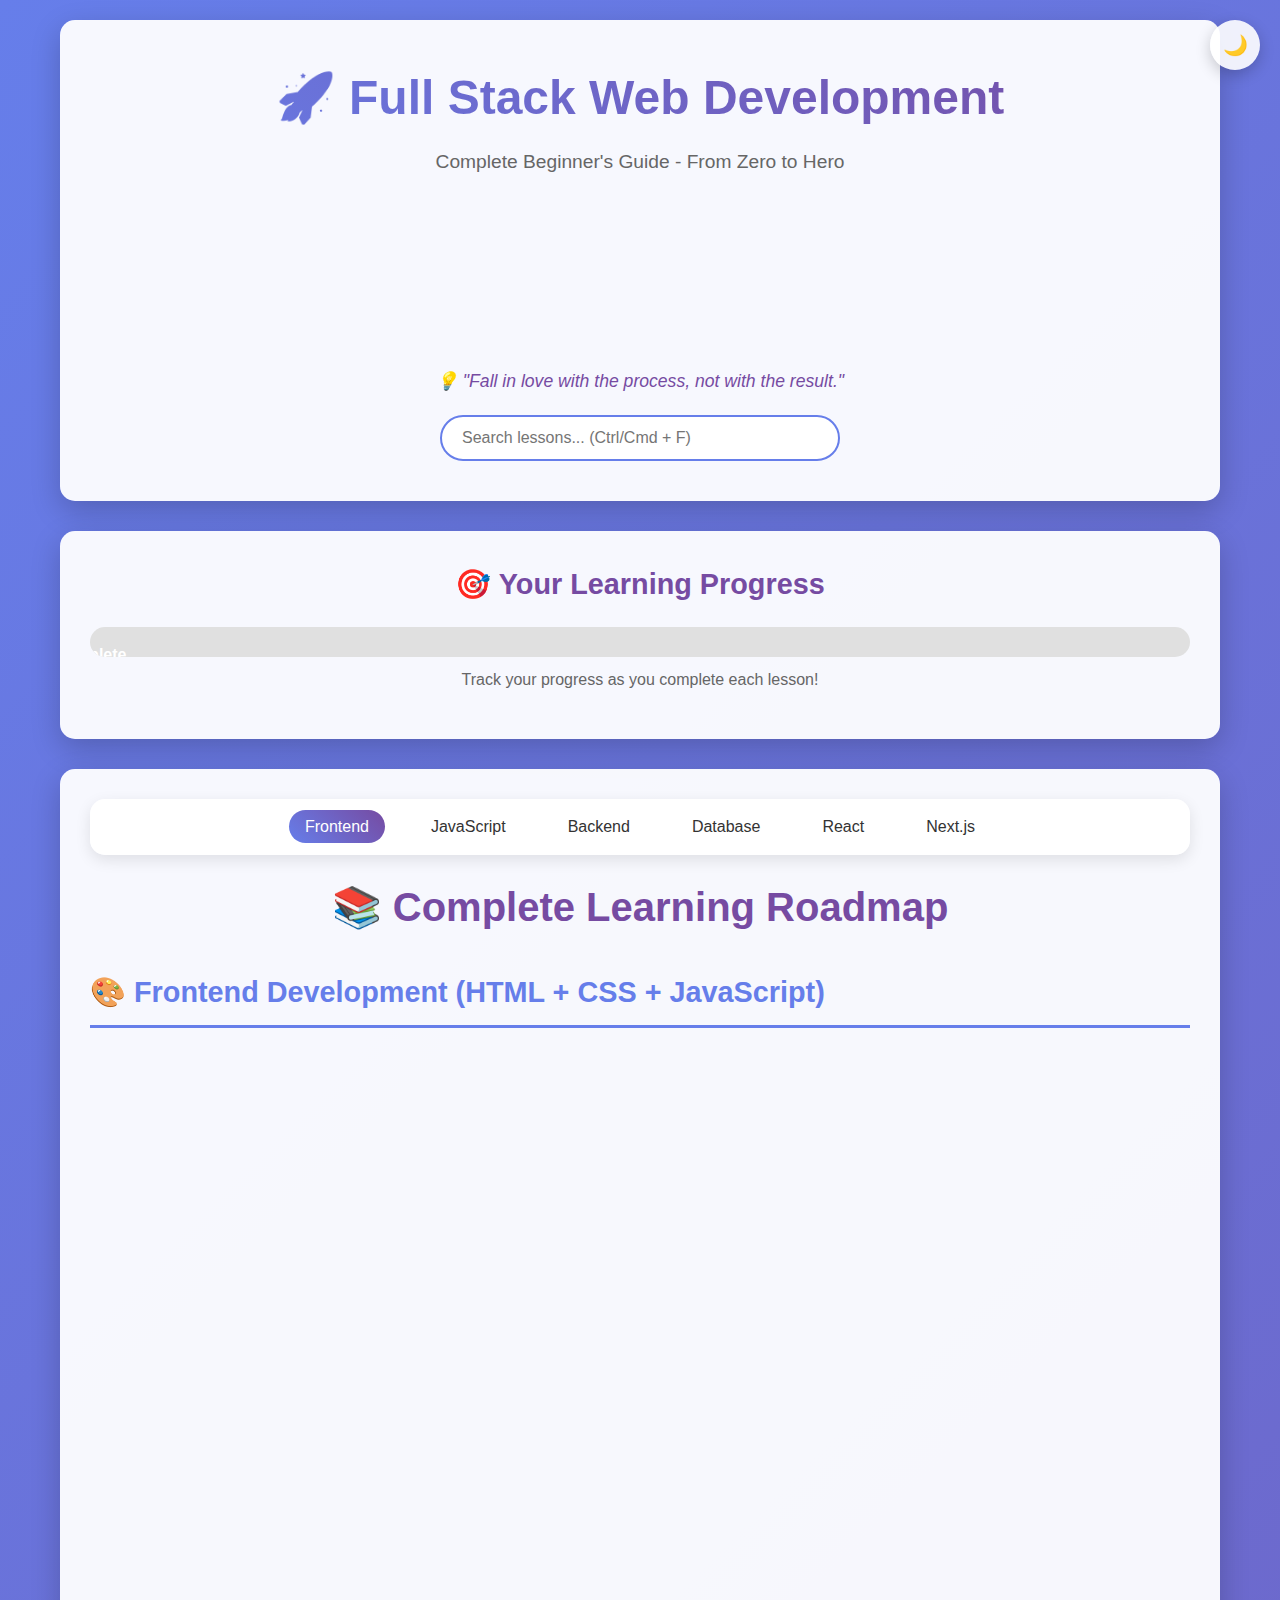
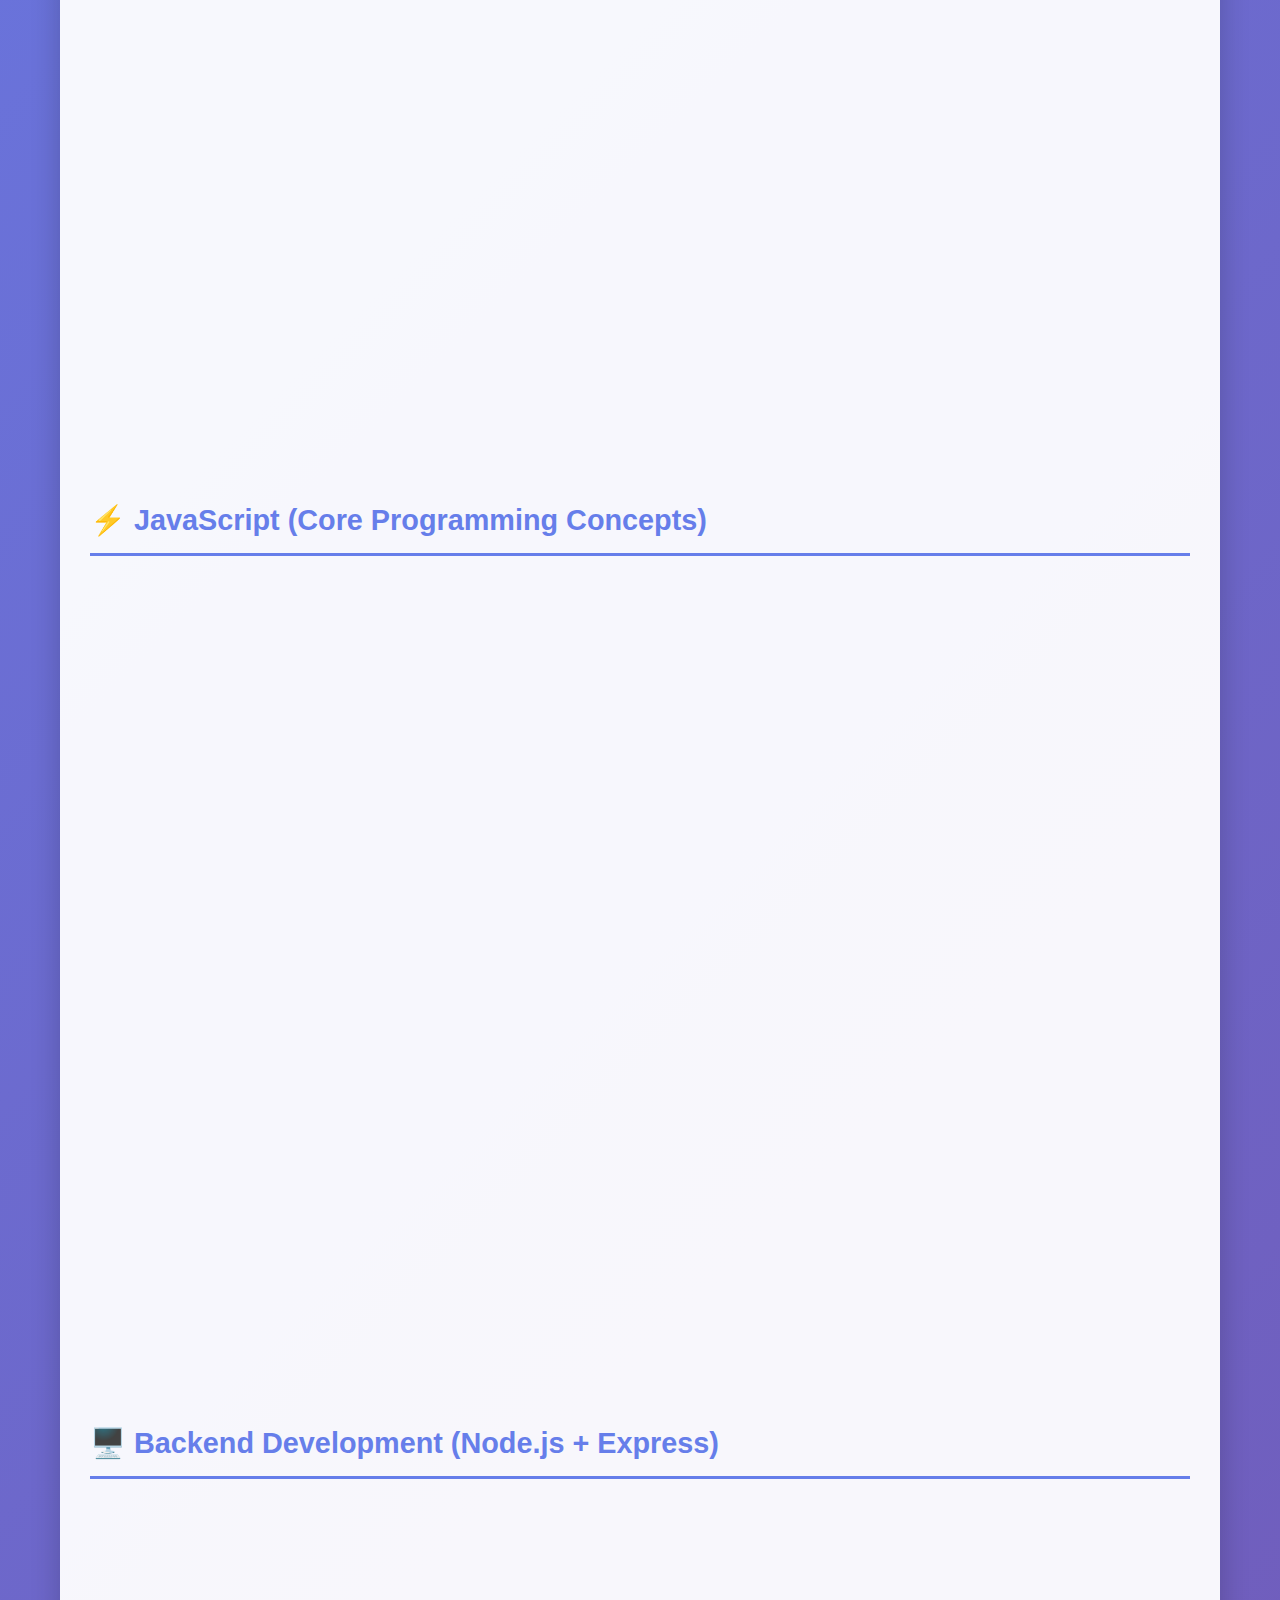
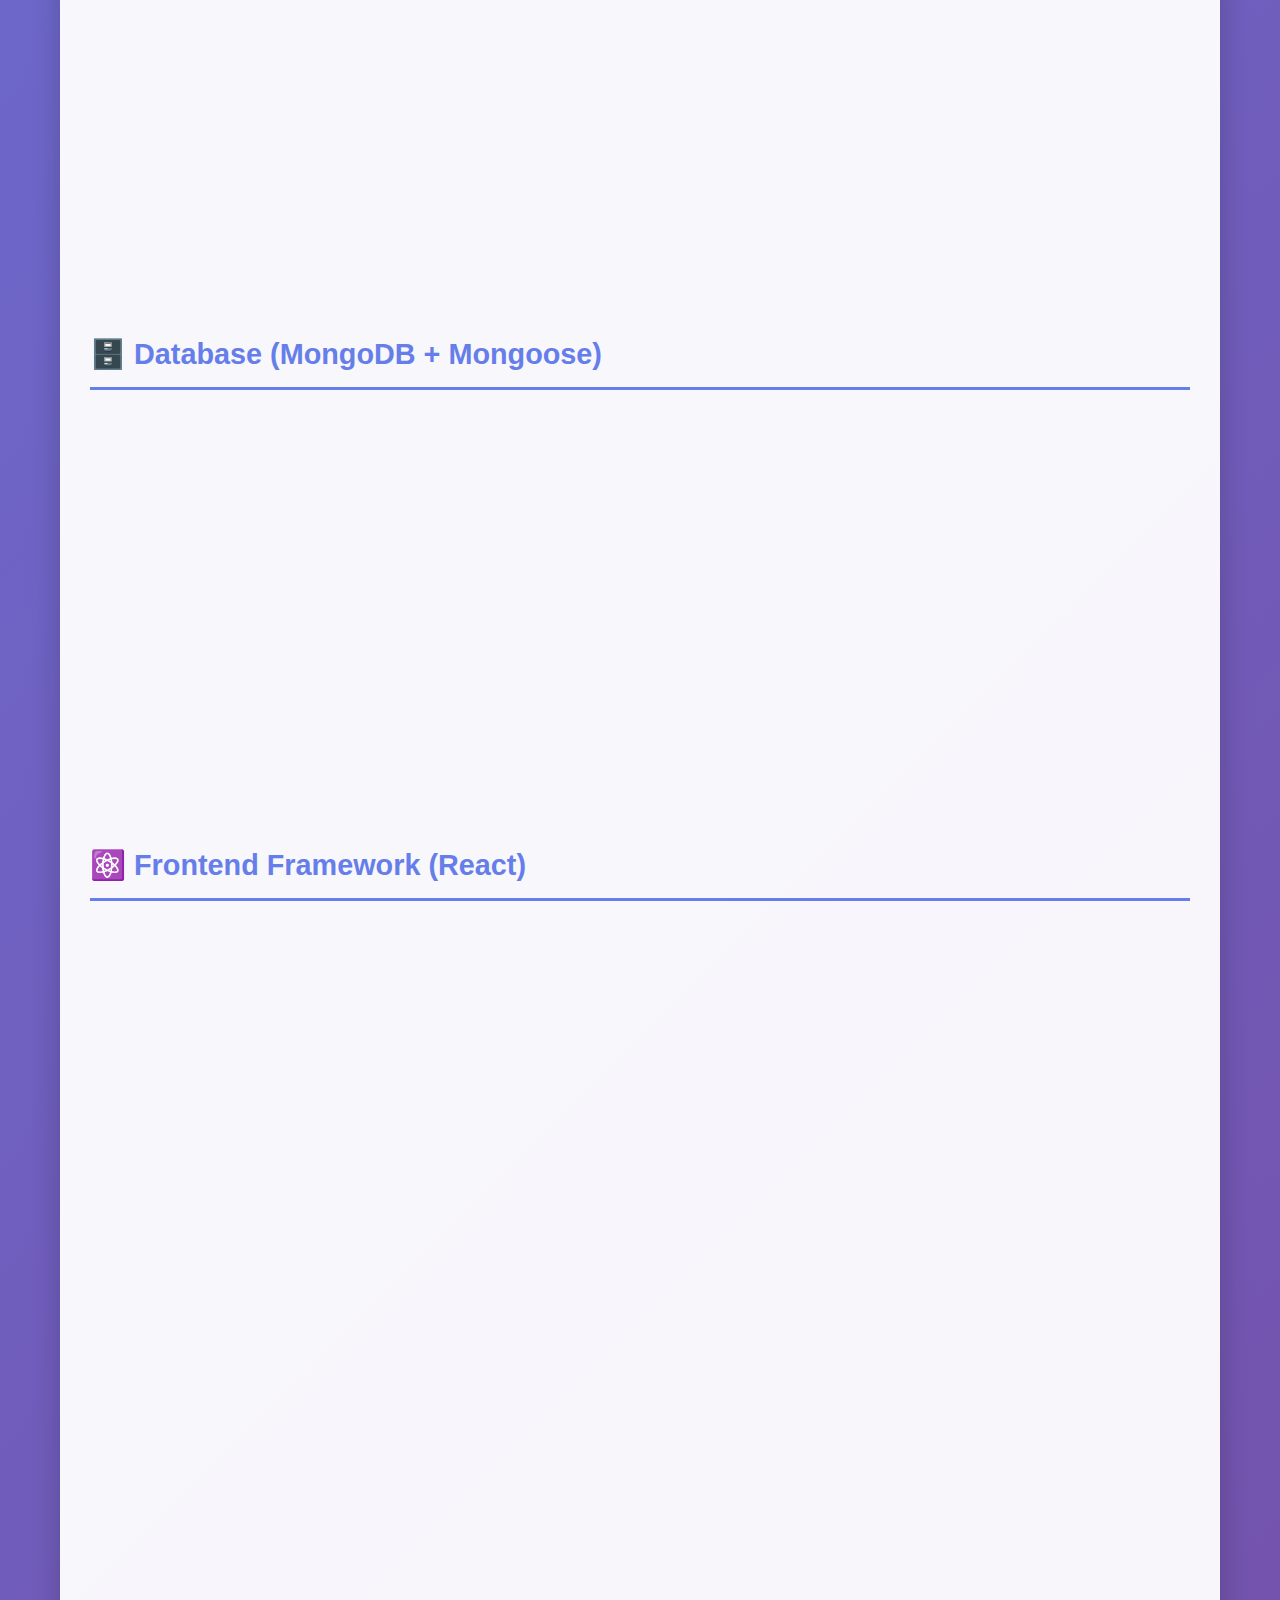
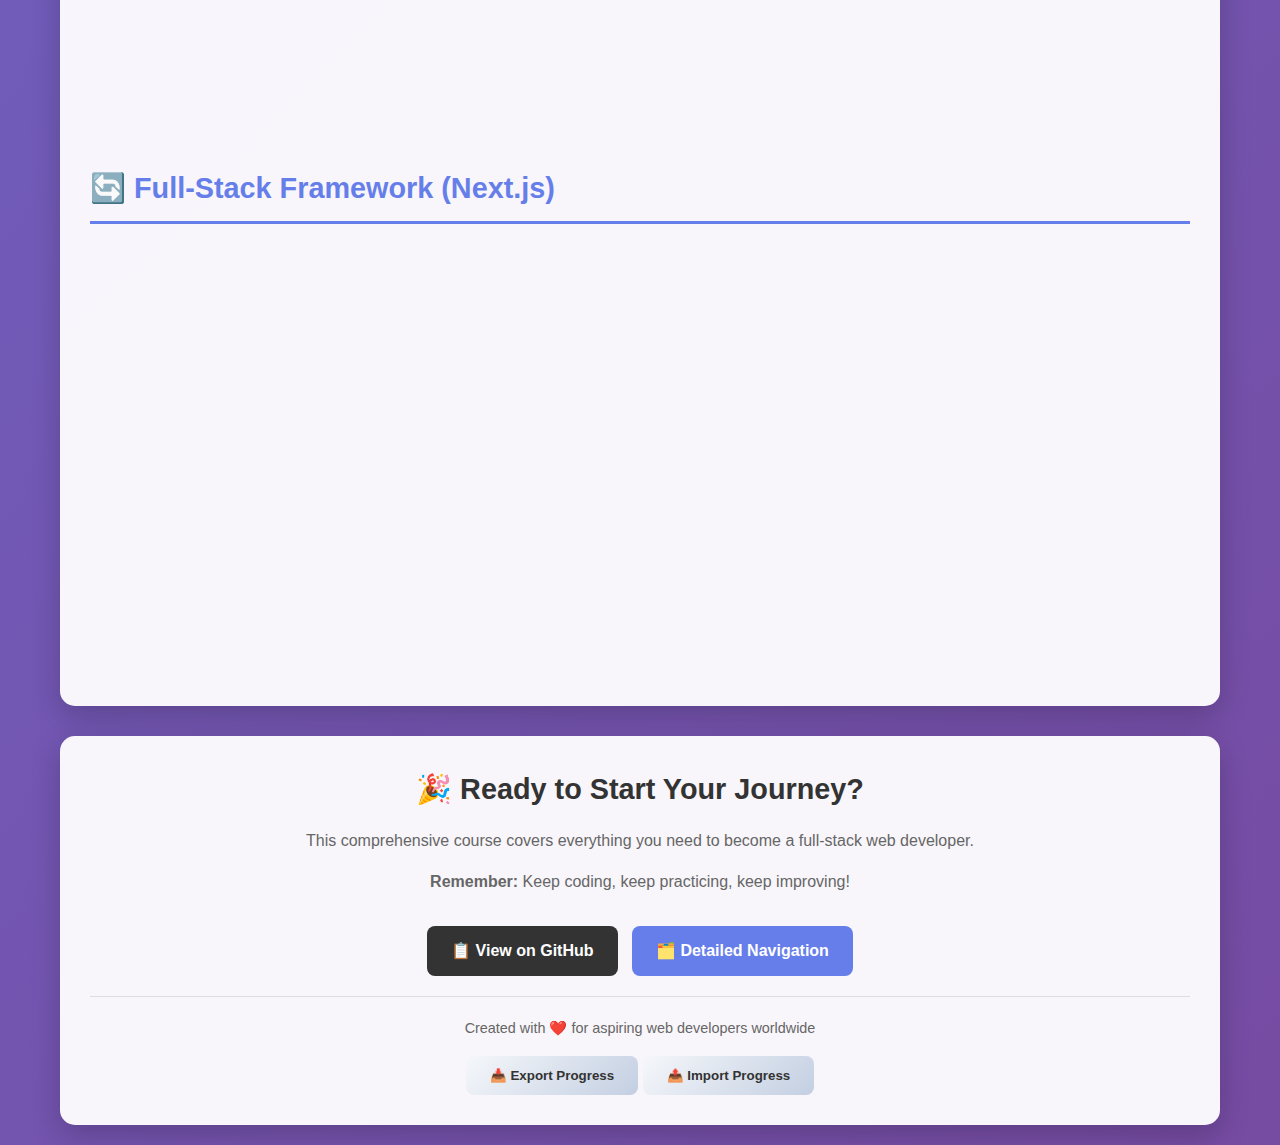
<file: index.html>
<!DOCTYPE html>
<html lang="en">
  <head>
    <meta charset="UTF-8" />
    <meta name="viewport" content="width=device-width, initial-scale=1.0" />
    <title>Full Stack Web Development - Complete Beginner's Guide</title>
    <link rel="stylesheet" href="styles.css" />
    <style>
      * {
        margin: 0;
        padding: 0;
        box-sizing: border-box;
      }

      body {
        font-family: "Segoe UI", Tahoma, Geneva, Verdana, sans-serif;
        line-height: 1.6;
        color: #333;
        background: linear-gradient(135deg, #667eea 0%, #764ba2 100%);
        min-height: 100vh;
      }

      .container {
        max-width: 1200px;
        margin: 0 auto;
        padding: 20px;
      }

      .header {
        text-align: center;
        background: rgba(255, 255, 255, 0.95);
        margin-bottom: 30px;
        padding: 40px 20px;
        border-radius: 15px;
        box-shadow: 0 10px 30px rgba(0, 0, 0, 0.2);
      }

      .header h1 {
        font-size: 3rem;
        margin-bottom: 10px;
        background: linear-gradient(45deg, #667eea, #764ba2);
        -webkit-background-clip: text;
        -webkit-text-fill-color: transparent;
        background-clip: text;
      }

      .header p {
        font-size: 1.2rem;
        color: #666;
        margin-bottom: 20px;
      }

      .quote {
        font-style: italic;
        color: #764ba2;
        font-size: 1.1rem;
        margin-top: 15px;
      }

      .roadmap {
        background: rgba(255, 255, 255, 0.95);
        border-radius: 15px;
        padding: 30px;
        margin-bottom: 30px;
        box-shadow: 0 10px 30px rgba(0, 0, 0, 0.2);
      }

      .roadmap h2 {
        text-align: center;
        margin-bottom: 30px;
        color: #764ba2;
        font-size: 2.5rem;
      }

      .section {
        margin-bottom: 40px;
      }

      .section h3 {
        color: #667eea;
        margin-bottom: 20px;
        font-size: 1.8rem;
        border-bottom: 3px solid #667eea;
        padding-bottom: 10px;
      }

      .lessons-grid {
        display: grid;
        grid-template-columns: repeat(auto-fit, minmax(300px, 1fr));
        gap: 20px;
        margin-bottom: 30px;
      }

      .lesson-card {
        background: linear-gradient(135deg, #f5f7fa 0%, #c3cfe2 100%);
        border-radius: 10px;
        padding: 20px;
        transition: transform 0.3s ease, box-shadow 0.3s ease;
        border-left: 5px solid #667eea;
      }

      .lesson-card:hover {
        transform: translateY(-5px);
        box-shadow: 0 15px 35px rgba(0, 0, 0, 0.15);
      }

      .lesson-card h4 {
        color: #764ba2;
        margin-bottom: 10px;
        font-size: 1.2rem;
      }

      .lesson-card p {
        color: #666;
        margin-bottom: 15px;
        font-size: 0.95rem;
      }

      .lesson-link {
        display: inline-block;
        background: linear-gradient(45deg, #667eea, #764ba2);
        color: white;
        text-decoration: none;
        padding: 8px 16px;
        border-radius: 5px;
        font-weight: bold;
        transition: transform 0.2s ease;
      }

      .lesson-link:hover {
        transform: scale(1.05);
      }

      .stats {
        display: grid;
        grid-template-columns: repeat(auto-fit, minmax(200px, 1fr));
        gap: 20px;
        margin-bottom: 30px;
      }

      .stat-card {
        background: rgba(255, 255, 255, 0.9);
        padding: 25px;
        border-radius: 10px;
        text-align: center;
        box-shadow: 0 5px 15px rgba(0, 0, 0, 0.1);
      }

      .stat-number {
        font-size: 2.5rem;
        font-weight: bold;
        color: #667eea;
      }

      .stat-label {
        color: #666;
        font-weight: 500;
      }

      .progress-tracker {
        background: rgba(255, 255, 255, 0.95);
        border-radius: 15px;
        padding: 30px;
        margin-bottom: 30px;
        box-shadow: 0 10px 30px rgba(0, 0, 0, 0.2);
      }

      .progress-tracker h3 {
        text-align: center;
        color: #764ba2;
        margin-bottom: 20px;
      }

      .progress-bar {
        background: #e0e0e0;
        border-radius: 25px;
        height: 30px;
        margin-bottom: 10px;
        overflow: hidden;
      }

      .progress-fill {
        background: linear-gradient(45deg, #667eea, #764ba2);
        height: 100%;
        width: 0%;
        border-radius: 25px;
        transition: width 0.3s ease;
        display: flex;
        align-items: center;
        justify-content: center;
        color: white;
        font-weight: bold;
      }

      .footer {
        background: rgba(255, 255, 255, 0.95);
        text-align: center;
        padding: 30px;
        border-radius: 15px;
        box-shadow: 0 10px 30px rgba(0, 0, 0, 0.2);
      }

      .github-link {
        display: inline-block;
        background: #333;
        color: white;
        text-decoration: none;
        padding: 12px 24px;
        border-radius: 8px;
        margin-top: 15px;
        font-weight: bold;
        transition: background 0.3s ease;
      }

      .github-link:hover {
        background: #555;
      }

      @media (max-width: 768px) {
        .header h1 {
          font-size: 2rem;
        }

        .header p {
          font-size: 1rem;
        }

        .lessons-grid {
          grid-template-columns: 1fr;
        }

        .container {
          padding: 10px;
        }
      }
    </style>
  </head>
  <body>
    <div class="container">
      <!-- Header -->
      <div class="header">
        <h1>🚀 Full Stack Web Development</h1>
        <p>Complete Beginner's Guide - From Zero to Hero</p>
        <div class="stats">
          <div class="stat-card">
            <div class="stat-number">49</div>
            <div class="stat-label">Comprehensive Lessons</div>
          </div>
          <div class="stat-card">
            <div class="stat-number">7</div>
            <div class="stat-label">Major Technologies</div>
          </div>
          <div class="stat-card">
            <div class="stat-number">100%</div>
            <div class="stat-label">Hands-on Practice</div>
          </div>
        </div>
        <div class="quote">
          💡 "Fall in love with the process, not with the result."
        </div>
      </div>

      <!-- Progress Tracker -->
      <div class="progress-tracker">
        <h3>🎯 Your Learning Progress</h3>
        <div class="progress-bar">
          <div class="progress-fill" id="progressFill">0% Complete</div>
        </div>
        <p style="text-align: center; margin-top: 10px; color: #666">
          Track your progress as you complete each lesson!
        </p>
      </div>

      <!-- Course Content -->
      <div class="roadmap">
        <h2>📚 Complete Learning Roadmap</h2>

        <!-- Frontend Section -->
        <div class="section">
          <h3>🎨 Frontend Development (HTML + CSS + JavaScript)</h3>
          <div class="lessons-grid">
            <div class="lesson-card">
              <h4>0.001 - Introduction</h4>
              <p>
                Web development basics, websites vs webpages, frontend vs
                backend concepts
              </p>
              <a href="0.001 introducion/README.md" class="lesson-link"
                >Start Learning →</a
              >
            </div>

            <div class="lesson-card">
              <h4>0.002 - HTML Structure</h4>
              <p>
                HTML boilerplate, document structure, head and body elements
              </p>
              <a href="0.002 HTML structre/index.html" class="lesson-link"
                >View Demo →</a
              >
            </div>

            <div class="lesson-card">
              <h4>0.003 - HTML Tags</h4>
              <p>
                Essential HTML tags: headings, paragraphs, links, images, lists,
                tables, forms
              </p>
              <a href="0.003 HTML tags/index.html" class="lesson-link"
                >View Demo →</a
              >
            </div>

            <div class="lesson-card">
              <h4>0.004 - Classes & IDs</h4>
              <p>
                Understanding the difference and usage of classes and IDs in
                HTML
              </p>
              <a href="0.004 HTML class and id/index.html" class="lesson-link"
                >View Demo →</a
              >
            </div>

            <div class="lesson-card">
              <h4>0.005 - CSS Basics</h4>
              <p>
                Introduction to CSS, linking stylesheets, inline, internal, and
                external styles
              </p>
              <a href="0.005 CSS basic/index.html" class="lesson-link"
                >View Demo →</a
              >
            </div>

            <div class="lesson-card">
              <h4>0.006 - CSS Selectors</h4>
              <p>
                Element, class, ID selectors and applying styles to different
                elements
              </p>
              <a
                href="0.006 selector and styling in css/index.html"
                class="lesson-link"
                >View Demo →</a
              >
            </div>

            <div class="lesson-card">
              <h4>0.007 - CSS Units</h4>
              <p>
                Absolute (px) and relative (em, %, rem, vh, vw) units in CSS
              </p>
              <a href="0.007 units in css/index.html" class="lesson-link"
                >View Demo →</a
              >
            </div>

            <div class="lesson-card">
              <h4>0.008 - Box Model</h4>
              <p>
                Understanding margin, border, padding, and content in CSS box
                model
              </p>
              <a href="0.008 box modal/index.html" class="lesson-link"
                >View Demo →</a
              >
            </div>

            <div class="lesson-card">
              <h4>0.009 - Flexbox</h4>
              <p>
                Flexible layouts with flexbox: containers, alignment, and
                responsive design
              </p>
              <a href="0.009 flexbox/index.html" class="lesson-link"
                >View Demo →</a
              >
            </div>

            <div class="lesson-card">
              <h4>0.010 - CSS Grid</h4>
              <p>Advanced layouts with CSS Grid system for complex designs</p>
              <a href="0.010 grid/index.html" class="lesson-link"
                >View Demo →</a
              >
            </div>

            <div class="lesson-card">
              <h4>0.011 - Transformations</h4>
              <p>CSS transforms: scale, rotate, translate, and skew effects</p>
              <a href="0.011 transformations/index.html" class="lesson-link"
                >View Demo →</a
              >
            </div>

            <div class="lesson-card">
              <h4>0.012 - Animations</h4>
              <p>
                CSS animations, transitions, keyframes, and interactive hover
                effects
              </p>
              <a
                href="0.012 animations and transitions/index.html"
                class="lesson-link"
                >View Demo →</a
              >
            </div>

            <div class="lesson-card">
              <h4>0.013 - Media Queries</h4>
              <p>
                Responsive design basics with CSS media queries for different
                screen sizes
              </p>
              <a href="0.013 media queries/index.html" class="lesson-link"
                >View Demo →</a
              >
            </div>
          </div>
        </div>

        <!-- JavaScript Section -->
        <div class="section">
          <h3>⚡ JavaScript (Core Programming Concepts)</h3>
          <div class="lessons-grid">
            <div class="lesson-card">
              <h4>0.014 - JavaScript Basics</h4>
              <p>
                JavaScript syntax, operators, console.log(), and basic
                programming concepts
              </p>
              <a href="0.014 javascript/index.html" class="lesson-link"
                >View Demo →</a
              >
            </div>

            <div class="lesson-card">
              <h4>0.015 - Variables</h4>
              <p>let, const, var declarations and data types in JavaScript</p>
              <a href="0.015 variable/README.md" class="lesson-link"
                >Learn More →</a
              >
            </div>

            <div class="lesson-card">
              <h4>0.016 - Arrays & Objects</h4>
              <p>Working with arrays, objects, and JSON data structures</p>
              <a href="0.016 array object json/index.html" class="lesson-link"
                >View Demo →</a
              >
            </div>

            <div class="lesson-card">
              <h4>0.017 - Conditionals</h4>
              <p>Decision making with if, else, switch statements</p>
              <a href="0.017 conditionals/index.html" class="lesson-link"
                >View Demo →</a
              >
            </div>

            <div class="lesson-card">
              <h4>0.018 - Loops</h4>
              <p>Iteration with for, while, for...of, and forEach loops</p>
              <a href="0.018 loop in javascript/index.html" class="lesson-link"
                >View Demo →</a
              >
            </div>

            <div class="lesson-card">
              <h4>0.019 - Functions</h4>
              <p>Regular and arrow functions, parameters, return values</p>
              <a href="0.019 functions/index.html" class="lesson-link"
                >View Demo →</a
              >
            </div>

            <div class="lesson-card">
              <h4>0.020 - Modular Programming</h4>
              <p>
                Import/export modules, organizing code into reusable components
              </p>
              <a href="0.020 modular programming/index.html" class="lesson-link"
                >View Demo →</a
              >
            </div>

            <div class="lesson-card">
              <h4>0.021 - OOP Basics</h4>
              <p>
                Object-oriented programming: classes, objects, inheritance,
                polymorphism
              </p>
              <a href="0.021 oops basic/index.html" class="lesson-link"
                >View Demo →</a
              >
            </div>

            <div class="lesson-card">
              <h4>0.022 - DOM Manipulation</h4>
              <p>
                Document Object Model: accessing and modifying HTML elements
              </p>
              <a href="0.022 dom/index.html" class="lesson-link">View Demo →</a>
            </div>

            <div class="lesson-card">
              <h4>0.023 - Event Handling</h4>
              <p>Event listeners, user interactions, and dynamic web pages</p>
              <a href="0.023 events/index.html" class="lesson-link"
                >View Demo →</a
              >
            </div>
          </div>
        </div>

        <!-- Backend Section -->
        <div class="section">
          <h3>🖥️ Backend Development (Node.js + Express)</h3>
          <div class="lessons-grid">
            <div class="lesson-card">
              <h4>0.024 - Node.js Introduction</h4>
              <p>What is Node.js, server-side JavaScript, running scripts</p>
              <a href="0.024 node intro/README.md" class="lesson-link"
                >Learn More →</a
              >
            </div>

            <div class="lesson-card">
              <h4>0.025 - Express.js Introduction</h4>
              <p>Setting up an Express server, basic routing</p>
              <a href="0.025 express intro/README.md" class="lesson-link"
                >Learn More →</a
              >
            </div>

            <div class="lesson-card">
              <h4>0.026 - Request & Response</h4>
              <p>Understanding req and res objects in Express</p>
              <a
                href="0.026 express request and respond/README.md"
                class="lesson-link"
                >Learn More →</a
              >
            </div>

            <div class="lesson-card">
              <h4>0.027 - HTTP Methods</h4>
              <p>GET, POST, PUT, DELETE methods and RESTful APIs</p>
              <a
                href="0.027 http method in express/README.md"
                class="lesson-link"
                >Learn More →</a
              >
            </div>

            <div class="lesson-card">
              <h4>0.028 - Middleware</h4>
              <p>
                Custom middleware, authentication, logging, and request
                processing
              </p>
              <a href="0.028 middleware/README.md" class="lesson-link"
                >Learn More →</a
              >
            </div>
          </div>
        </div>

        <!-- Database Section -->
        <div class="section">
          <h3>🗄️ Database (MongoDB + Mongoose)</h3>
          <div class="lessons-grid">
            <div class="lesson-card">
              <h4>0.029 - Database Introduction</h4>
              <p>What are databases, relational vs non-relational databases</p>
              <a href="0.029 database introducion/README.md" class="lesson-link"
                >Learn More →</a
              >
            </div>

            <div class="lesson-card">
              <h4>0.030 - MongoDB Introduction</h4>
              <p>NoSQL database concepts: collections, documents, BSON</p>
              <a href="0.030 mongodb introducion/README.md" class="lesson-link"
                >Learn More →</a
              >
            </div>

            <div class="lesson-card">
              <h4>0.031 - Mongoose Introduction</h4>
              <p>MongoDB object modeling for Node.js: schemas and models</p>
              <a
                href="0.031 mongoose introdiction/README.md"
                class="lesson-link"
                >Learn More →</a
              >
            </div>

            <div class="lesson-card">
              <h4>0.032 - CRUD Operations</h4>
              <p>
                Create, Read, Update, Delete operations with MongoDB and
                Mongoose
              </p>
              <a
                href="0.032 crud operation in mongodb/README.md"
                class="lesson-link"
                >Learn More →</a
              >
            </div>
          </div>
        </div>

        <!-- React Section -->
        <div class="section">
          <h3>⚛️ Frontend Framework (React)</h3>
          <div class="lessons-grid">
            <div class="lesson-card">
              <h4>0.033 - React Introduction</h4>
              <p>
                What is React, component-based architecture, why it's popular
              </p>
              <a href="0.033 react introduction/README.md" class="lesson-link"
                >Learn More →</a
              >
            </div>

            <div class="lesson-card">
              <h4>0.034 - useState Hook</h4>
              <p>State management in functional components</p>
              <a href="0.034 useState/README.md" class="lesson-link"
                >Learn More →</a
              >
            </div>

            <div class="lesson-card">
              <h4>0.035 - useEffect Hook</h4>
              <p>Side effects, lifecycle methods in functional components</p>
              <a href="0.035 useEffect/README.md" class="lesson-link"
                >Learn More →</a
              >
            </div>

            <div class="lesson-card">
              <h4>0.036 - useContext Hook</h4>
              <p>Context API for global state management</p>
              <a
                href="0.036 usecontext hook in react /README.md"
                class="lesson-link"
                >Learn More →</a
              >
            </div>

            <div class="lesson-card">
              <h4>0.037 - useRef Hook</h4>
              <p>Referencing DOM elements and persisting values</p>
              <a href="0.037 useref hook/README.md" class="lesson-link"
                >Learn More →</a
              >
            </div>

            <div class="lesson-card">
              <h4>0.038 - useMemo & memo</h4>
              <p>Performance optimizations in React applications</p>
              <a href="0.038 memo and usememo/README.md" class="lesson-link"
                >Learn More →</a
              >
            </div>

            <div class="lesson-card">
              <h4>0.039 - Event Handling</h4>
              <p>Handling user interactions in React components</p>
              <a
                href="0.039 event handelling in react/README.md"
                class="lesson-link"
                >Learn More →</a
              >
            </div>

            <div class="lesson-card">
              <h4>0.040 - Tailwind CSS</h4>
              <p>Utility-first CSS framework for rapid UI development</p>
              <a href="0.040 tailwind-css/README.md" class="lesson-link"
                >Learn More →</a
              >
            </div>

            <div class="lesson-card">
              <h4>0.041 - React Mapping</h4>
              <p>Rendering lists and dynamic content with .map()</p>
              <a href="0.041 react-mapping/README.md" class="lesson-link"
                >Learn More →</a
              >
            </div>

            <div class="lesson-card">
              <h4>0.042 - React Routing</h4>
              <p>Single-page applications with React Router</p>
              <a href="0.042 react routing/README.md" class="lesson-link"
                >Learn More →</a
              >
            </div>

            <div class="lesson-card">
              <h4>0.043 - Modular React</h4>
              <p>Component-based architecture and code organization</p>
              <a href="0.043 react-modular/README.md" class="lesson-link"
                >Learn More →</a
              >
            </div>

            <div class="lesson-card">
              <h4>0.044 - React + Express</h4>
              <p>Connecting React frontend with Express backend</p>
              <a
                href="0.044 connecting react with express/README.md"
                class="lesson-link"
                >Learn More →</a
              >
            </div>
          </div>
        </div>

        <!-- Next.js Section -->
        <div class="section">
          <h3>🔄 Full-Stack Framework (Next.js)</h3>
          <div class="lessons-grid">
            <div class="lesson-card">
              <h4>0.045 - Next.js Introduction</h4>
              <p>React framework with built-in optimization and features</p>
              <a href="0.045 nextjs introduction/README.md" class="lesson-link"
                >Learn More →</a
              >
            </div>

            <div class="lesson-card">
              <h4>0.046 - Server-Side Rendering</h4>
              <p>SSR concepts and implementation in Next.js</p>
              <a
                href="0.046 server-side rendering/README.md"
                class="lesson-link"
                >Learn More →</a
              >
            </div>

            <div class="lesson-card">
              <h4>0.047 - Client-Side Rendering</h4>
              <p>CSR concepts and when to use it</p>
              <a
                href="0.047 client-side rendering/README.md"
                class="lesson-link"
                >Learn More →</a
              >
            </div>

            <div class="lesson-card">
              <h4>0.048 - API Routing</h4>
              <p>Creating backend endpoints in Next.js applications</p>
              <a href="0.048 api-routing/README.md" class="lesson-link"
                >Learn More →</a
              >
            </div>

            <div class="lesson-card">
              <h4>0.049 - Link Component</h4>
              <p>Navigation and routing in Next.js applications</p>
              <a href="0.049 link-component/README.md" class="lesson-link"
                >Learn More →</a
              >
            </div>
          </div>
        </div>
      </div>

      <!-- Footer -->
      <div class="footer">
        <h3>🎉 Ready to Start Your Journey?</h3>
        <p>
          This comprehensive course covers everything you need to become a
          full-stack web developer.
        </p>
        <p>
          <strong>Remember:</strong> Keep coding, keep practicing, keep
          improving!
        </p>

        <a
          href="https://github.com/aakku106/Web_Development"
          class="github-link"
          target="_blank">
          📋 View on GitHub
        </a>

        <a
          href="navigation.html"
          class="github-link"
          style="background: #667eea; margin-left: 10px">
          🗂️ Detailed Navigation
        </a>

        <div
          style="
            margin-top: 20px;
            padding-top: 20px;
            border-top: 1px solid #ddd;
          ">
          <p style="color: #666; font-size: 0.9rem">
            Created with ❤️ for aspiring web developers worldwide
          </p>
        </div>
      </div>
    </div>

    <script>
      // Progress tracking functionality
      function updateProgress() {
        const totalLessons = 49;
        const completedLessons = localStorage.getItem("completedLessons")
          ? JSON.parse(localStorage.getItem("completedLessons")).length
          : 0;

        const progressPercentage = Math.round(
          (completedLessons / totalLessons) * 100
        );
        const progressFill = document.getElementById("progressFill");

        progressFill.style.width = progressPercentage + "%";
        progressFill.textContent = progressPercentage + "% Complete";
      }

      // Mark lesson as completed when link is clicked
      document.querySelectorAll(".lesson-link").forEach((link) => {
        link.addEventListener("click", function () {
          const lessonTitle =
            this.parentElement.querySelector("h4").textContent;
          let completedLessons = localStorage.getItem("completedLessons")
            ? JSON.parse(localStorage.getItem("completedLessons"))
            : [];

          if (!completedLessons.includes(lessonTitle)) {
            completedLessons.push(lessonTitle);
            localStorage.setItem(
              "completedLessons",
              JSON.stringify(completedLessons)
            );
            updateProgress();
          }
        });
      });

      // Initialize progress on page load
      updateProgress();

      // Add smooth scrolling for better UX
      document.querySelectorAll('a[href^="#"]').forEach((anchor) => {
        anchor.addEventListener("click", function (e) {
          e.preventDefault();
          document.querySelector(this.getAttribute("href")).scrollIntoView({
            behavior: "smooth",
          });
        });
      });

      // Add animation on scroll for lesson cards
      const observerOptions = {
        threshold: 0.1,
        rootMargin: "0px 0px -50px 0px",
      };

      const observer = new IntersectionObserver((entries) => {
        entries.forEach((entry) => {
          if (entry.isIntersecting) {
            entry.target.style.animation = "fadeInUp 0.6s ease forwards";
          }
        });
      }, observerOptions);

      document.querySelectorAll(".lesson-card").forEach((card) => {
        observer.observe(card);
      });

      // Add CSS animation keyframes
      const style = document.createElement("style");
      style.textContent = `
            @keyframes fadeInUp {
                from {
                    opacity: 0;
                    transform: translateY(30px);
                }
                to {
                    opacity: 1;
                    transform: translateY(0);
                }
            }
            
            .lesson-card {
                opacity: 0;
            }
        `;
      document.head.appendChild(style);
    </script>
    <script src="script.js"></script>
  </body>
</html>
</file>
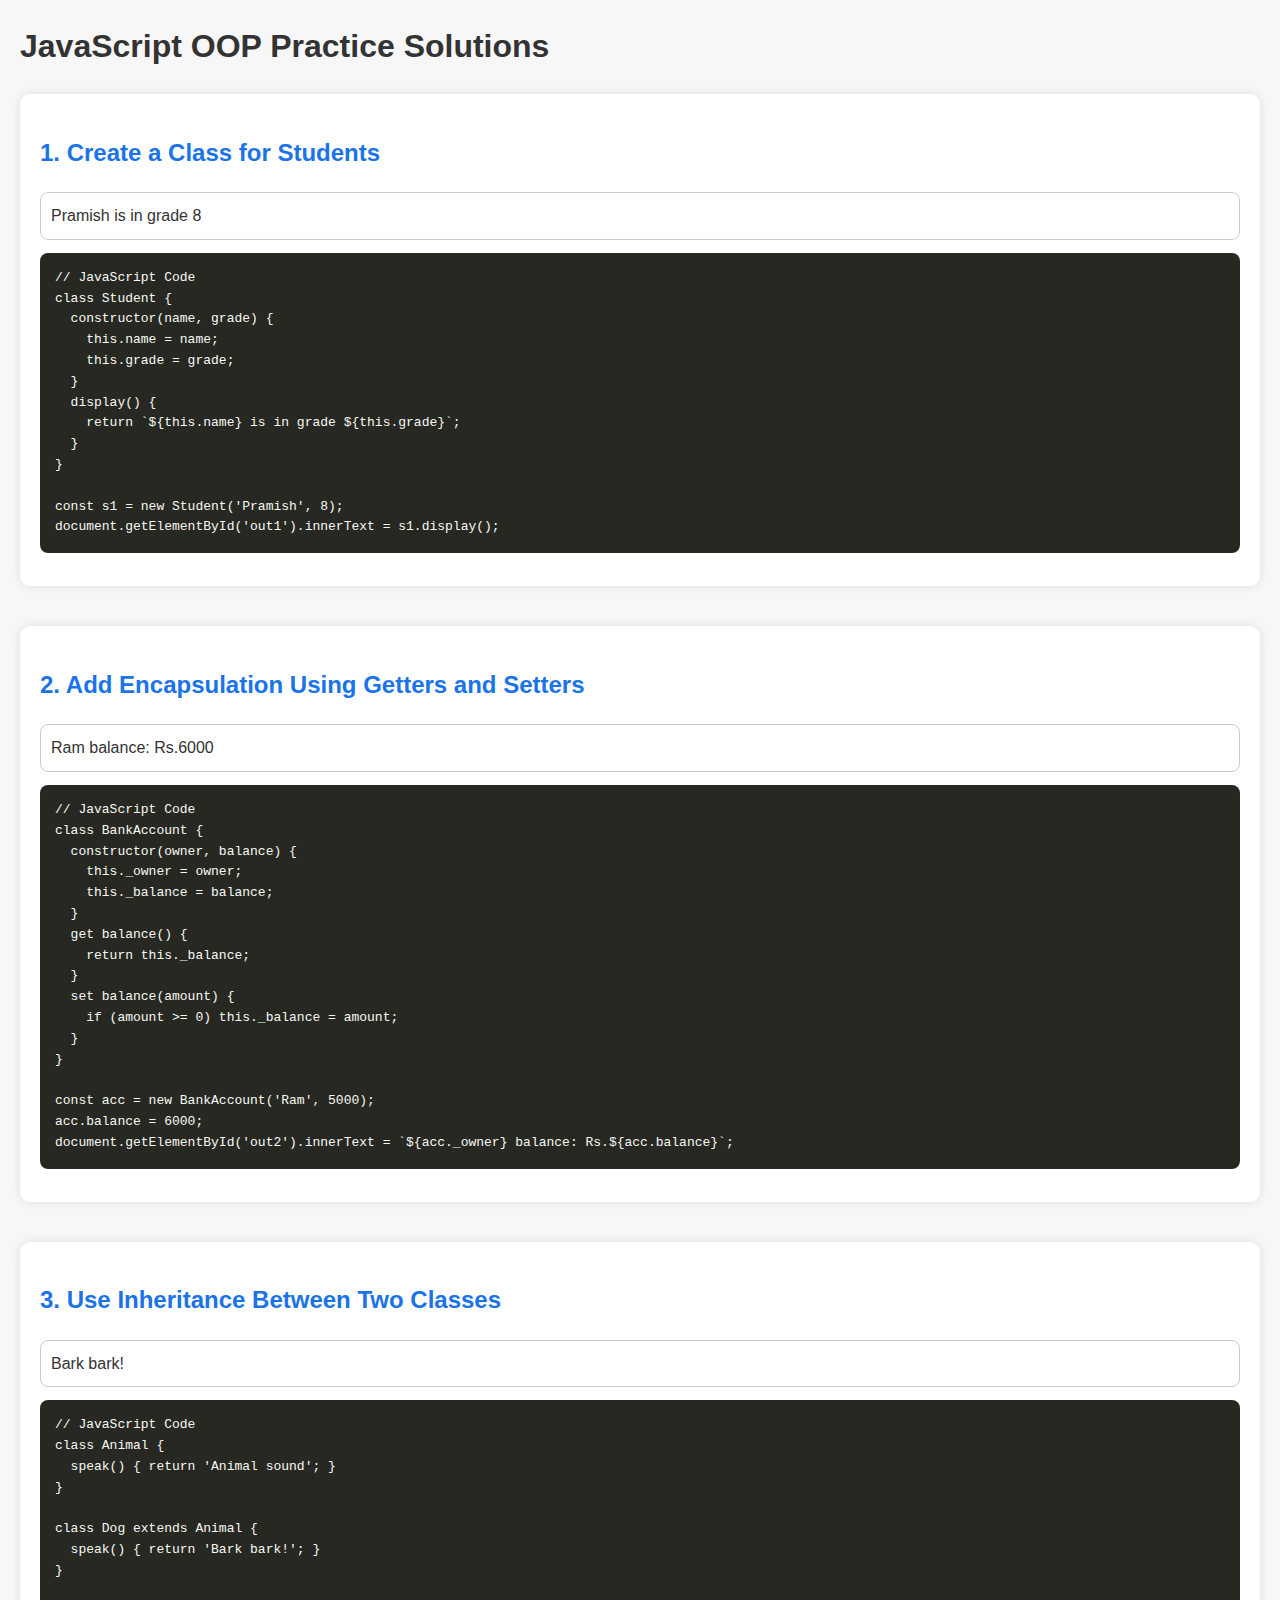
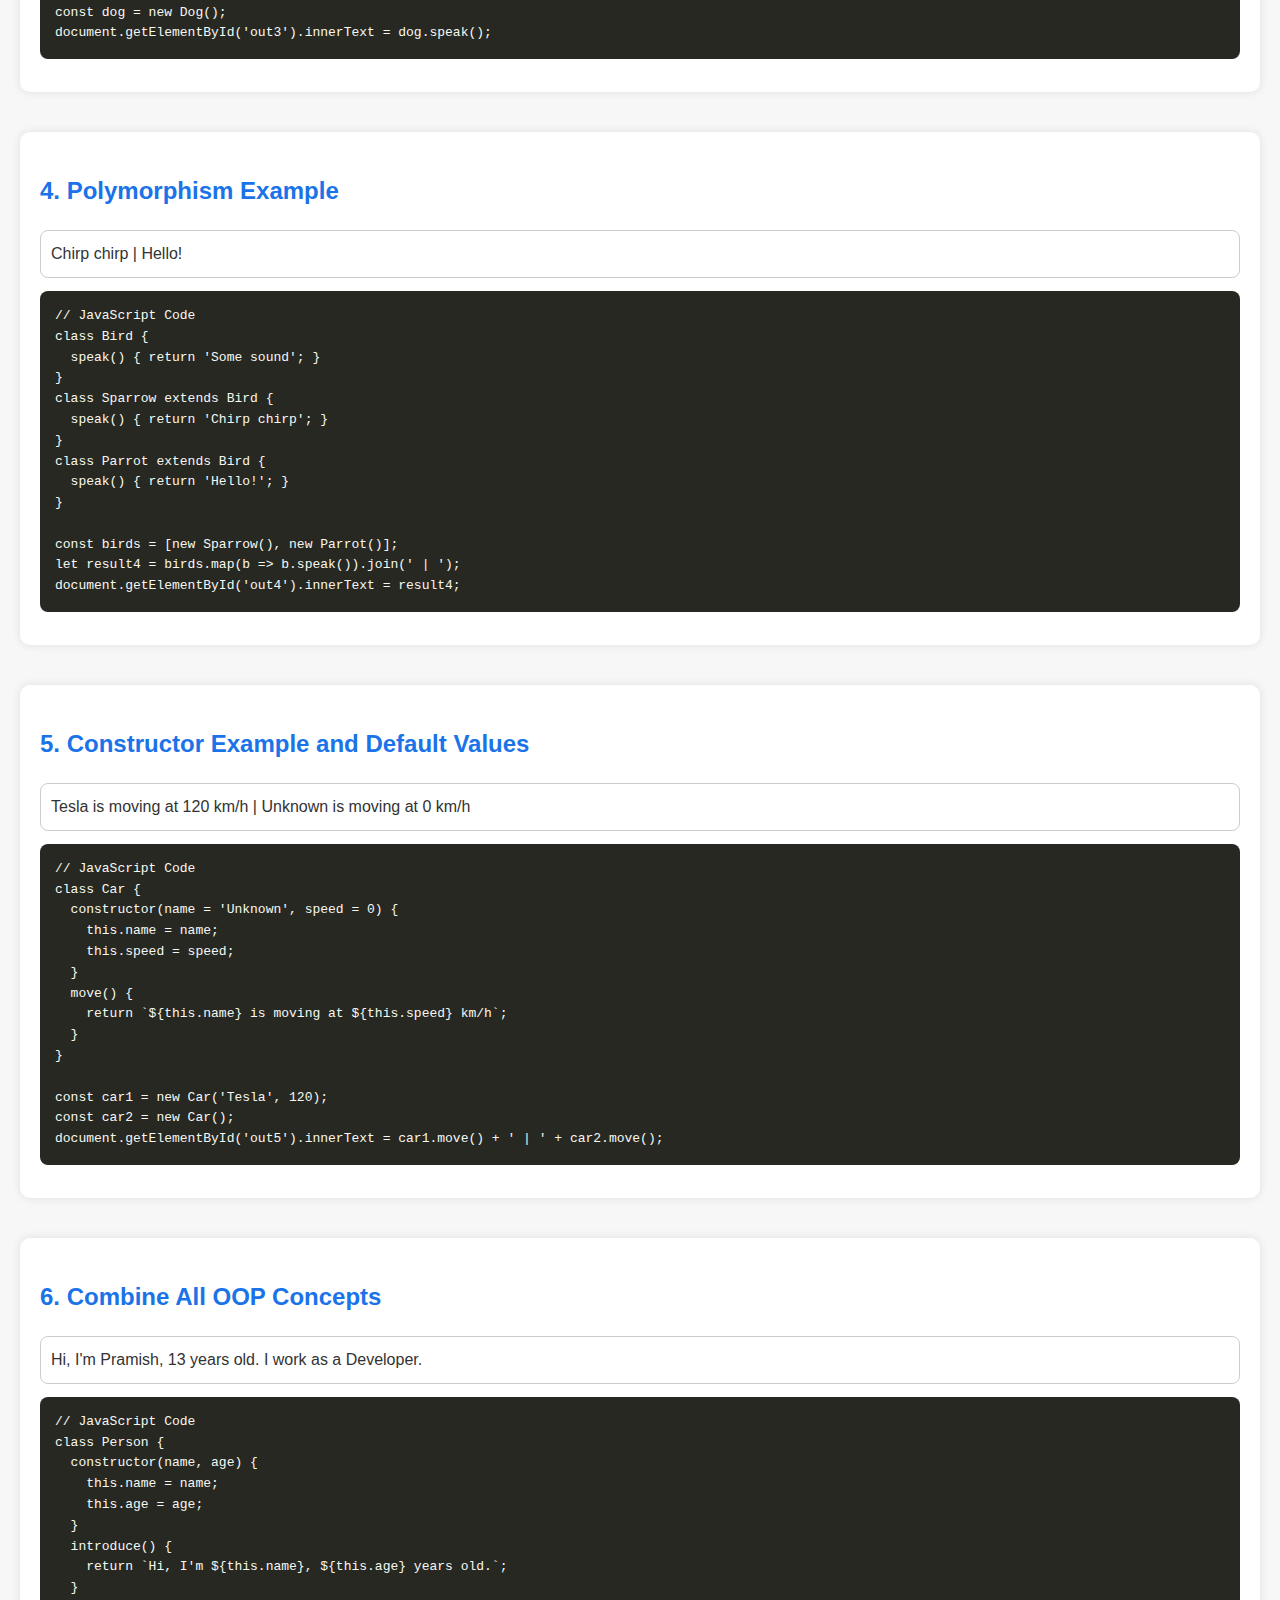
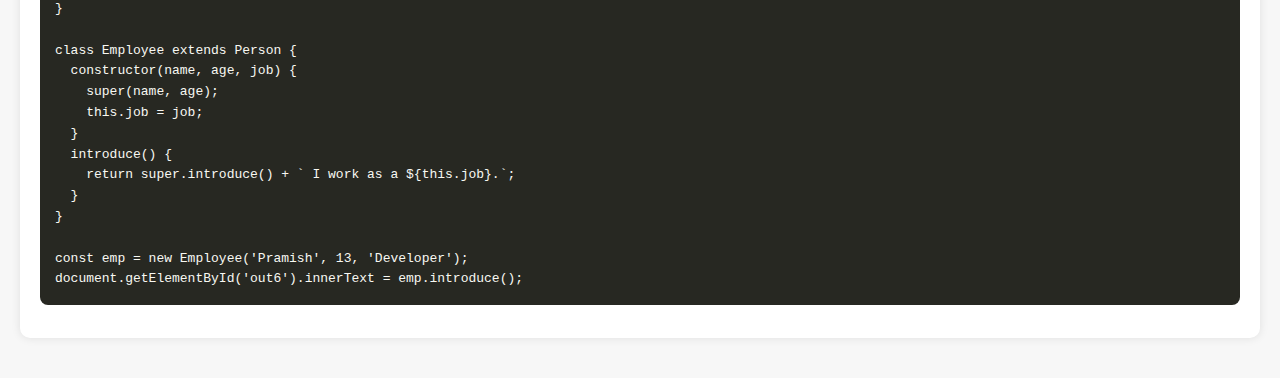
<file: 0.021 oops basic/index.html>
<!DOCTYPE html>
<html lang="en">
<head>
  <meta charset="UTF-8">
  <meta name="viewport" content="width=device-width, initial-scale=1.0">
  <title>JavaScript OOP Practice Solutions</title>
  <style>
    body { font-family: Arial, sans-serif; line-height: 1.6; margin: 20px; background: #f7f7f7; color: #333; }
    h2 { color: #1a73e8; }
    pre { background: #272822; color: #f8f8f2; padding: 15px; border-radius: 8px; overflow-x: auto; }
    .output { background: #fff; padding: 10px; border: 1px solid #ccc; border-radius: 8px; margin-top: 5px; }
    section { margin-bottom: 40px; background: #fff; padding: 20px; border-radius: 10px; box-shadow: 0 0 10px rgba(0,0,0,0.1); }
  </style>
</head>
<body>

  <h1>JavaScript OOP Practice Solutions</h1>

  <section>
    <h2>1. Create a Class for Students</h2>
    <div class="output" id="out1"></div>
    <pre><code>// JavaScript Code
class Student {
  constructor(name, grade) {
    this.name = name;
    this.grade = grade;
  }
  display() {
    return `${this.name} is in grade ${this.grade}`;
  }
}

const s1 = new Student('Pramish', 8);
document.getElementById('out1').innerText = s1.display();</code></pre>
  </section>

  <section>
    <h2>2. Add Encapsulation Using Getters and Setters</h2>
    <div class="output" id="out2"></div>
    <pre><code>// JavaScript Code
class BankAccount {
  constructor(owner, balance) {
    this._owner = owner;
    this._balance = balance;
  }
  get balance() {
    return this._balance;
  }
  set balance(amount) {
    if (amount >= 0) this._balance = amount;
  }
}

const acc = new BankAccount('Ram', 5000);
acc.balance = 6000;
document.getElementById('out2').innerText = `${acc._owner} balance: Rs.${acc.balance}`;</code></pre>
  </section>

  <section>
    <h2>3. Use Inheritance Between Two Classes</h2>
    <div class="output" id="out3"></div>
    <pre><code>// JavaScript Code
class Animal {
  speak() { return 'Animal sound'; }
}

class Dog extends Animal {
  speak() { return 'Bark bark!'; }
}

const dog = new Dog();
document.getElementById('out3').innerText = dog.speak();</code></pre>
  </section>

  <section>
    <h2>4. Polymorphism Example</h2>
    <div class="output" id="out4"></div>
    <pre><code>// JavaScript Code
class Bird {
  speak() { return 'Some sound'; }
}
class Sparrow extends Bird {
  speak() { return 'Chirp chirp'; }
}
class Parrot extends Bird {
  speak() { return 'Hello!'; }
}

const birds = [new Sparrow(), new Parrot()];
let result4 = birds.map(b => b.speak()).join(' | ');
document.getElementById('out4').innerText = result4;</code></pre>
  </section>

  <section>
    <h2>5. Constructor Example and Default Values</h2>
    <div class="output" id="out5"></div>
    <pre><code>// JavaScript Code
class Car {
  constructor(name = 'Unknown', speed = 0) {
    this.name = name;
    this.speed = speed;
  }
  move() {
    return `${this.name} is moving at ${this.speed} km/h`;
  }
}

const car1 = new Car('Tesla', 120);
const car2 = new Car();
document.getElementById('out5').innerText = car1.move() + ' | ' + car2.move();</code></pre>
  </section>

  <section>
    <h2>6. Combine All OOP Concepts</h2>
    <div class="output" id="out6"></div>
    <pre><code>// JavaScript Code
class Person {
  constructor(name, age) {
    this.name = name;
    this.age = age;
  }
  introduce() {
    return `Hi, I'm ${this.name}, ${this.age} years old.`;
  }
}

class Employee extends Person {
  constructor(name, age, job) {
    super(name, age);
    this.job = job;
  }
  introduce() {
    return super.introduce() + ` I work as a ${this.job}.`;
  }
}

const emp = new Employee('Pramish', 13, 'Developer');
document.getElementById('out6').innerText = emp.introduce();</code></pre>
  </section>

  <script>
    // 1
    class Student {
      constructor(name, grade) { this.name = name; this.grade = grade; }
      display() { return `${this.name} is in grade ${this.grade}`; }
    }
    const s1 = new Student('Pramish', 8);
    document.getElementById('out1').innerText = s1.display();

    // 2
    class BankAccount {
      constructor(owner, balance) { this._owner = owner; this._balance = balance; }
      get balance() { return this._balance; }
      set balance(amount) { if (amount >= 0) this._balance = amount; }
    }
    const acc = new BankAccount('Ram', 5000);
    acc.balance = 6000;
    document.getElementById('out2').innerText = `${acc._owner} balance: Rs.${acc.balance}`;

    // 3
    class Animal { speak() { return 'Animal sound'; } }
    class Dog extends Animal { speak() { return 'Bark bark!'; } }
    const dog = new Dog();
    document.getElementById('out3').innerText = dog.speak();

    // 4
    class Bird { speak() { return 'Some sound'; } }
    class Sparrow extends Bird { speak() { return 'Chirp chirp'; } }
    class Parrot extends Bird { speak() { return 'Hello!'; } }
    const birds = [new Sparrow(), new Parrot()];
    let result4 = birds.map(b => b.speak()).join(' | ');
    document.getElementById('out4').innerText = result4;

    // 5
    class Car {
      constructor(name = 'Unknown', speed = 0) { this.name = name; this.speed = speed; }
      move() { return `${this.name} is moving at ${this.speed} km/h`; }
    }
    const car1 = new Car('Tesla', 120);
    const car2 = new Car();
    document.getElementById('out5').innerText = car1.move() + ' | ' + car2.move();

    // 6
    class Person {
      constructor(name, age) { this.name = name; this.age = age; }
      introduce() { return `Hi, I'm ${this.name}, ${this.age} years old.`; }
    }
    class Employee extends Person {
      constructor(name, age, job) { super(name, age); this.job = job; }
      introduce() { return super.introduce() + ` I work as a ${this.job}.`; }
    }
    const emp = new Employee('Pramish', 13, 'Developer');
    document.getElementById('out6').innerText = emp.introduce();
  </script>
</body>
</html>
</file>
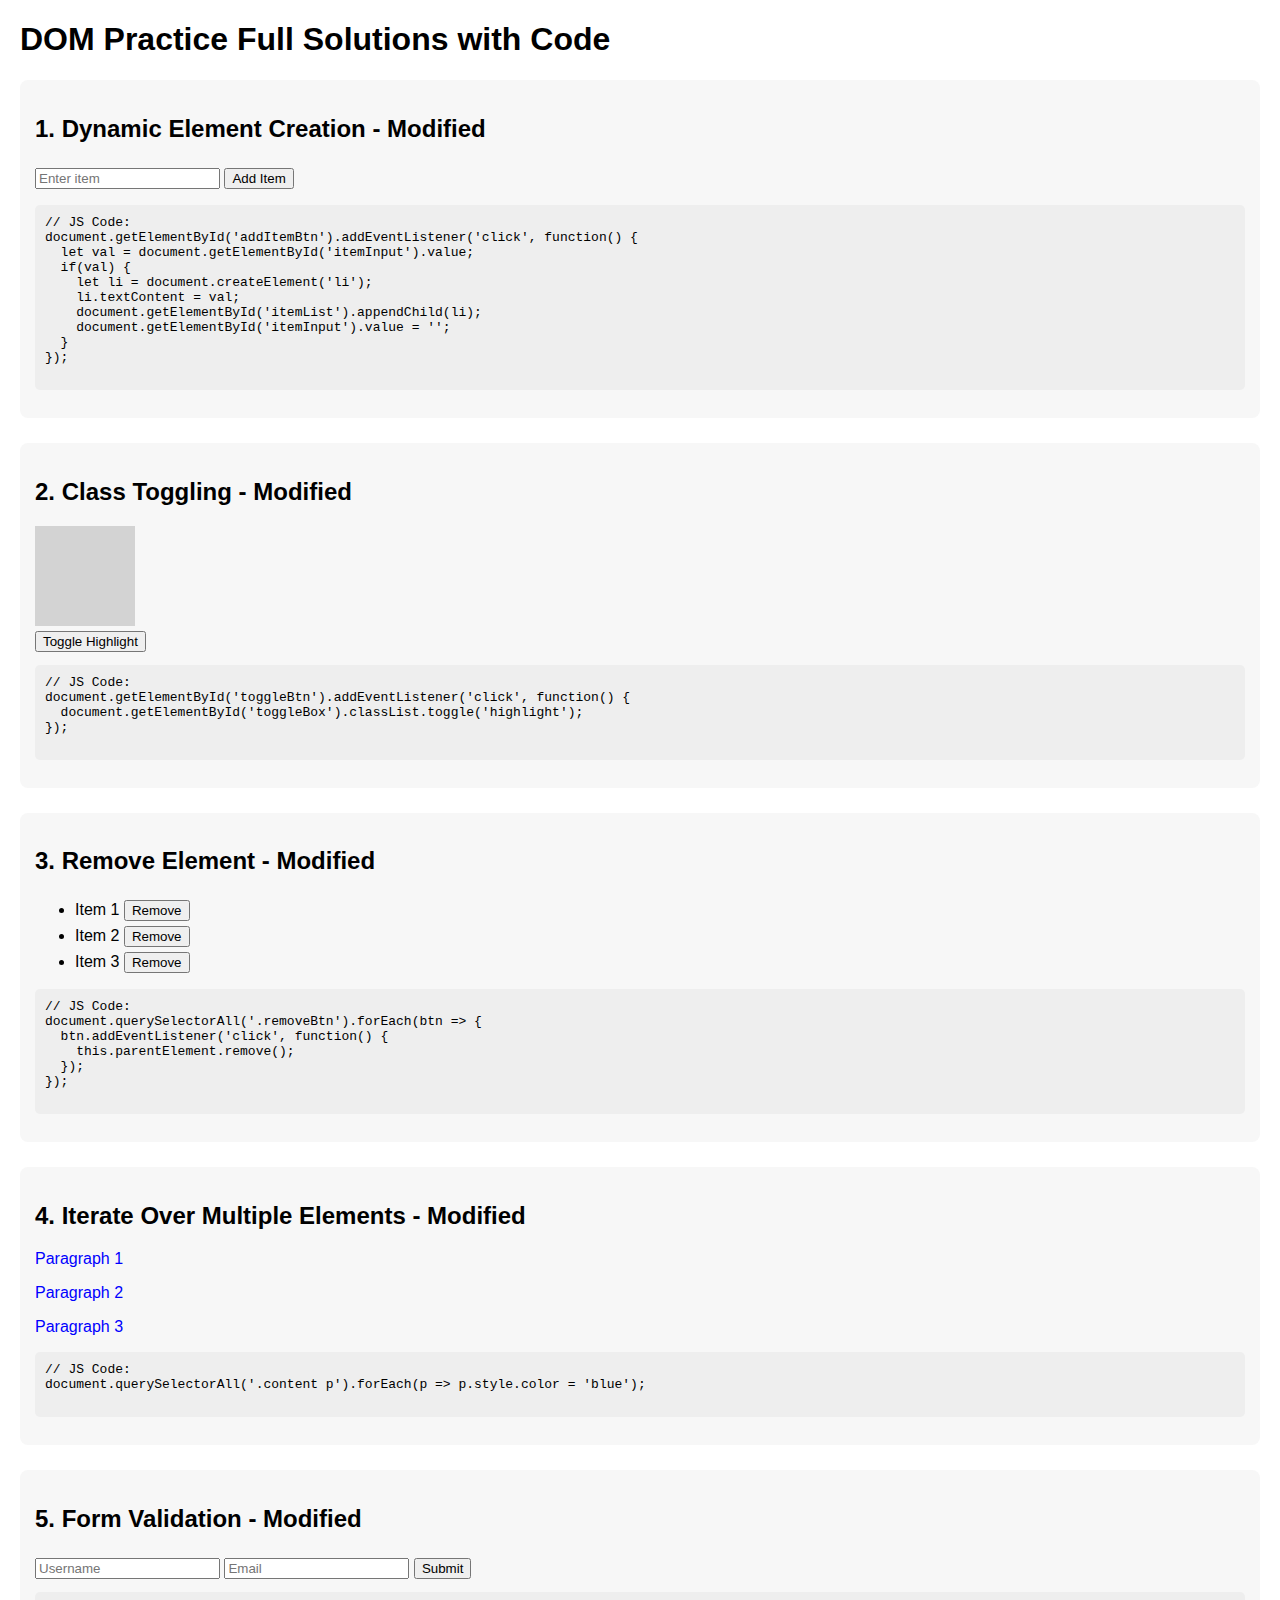
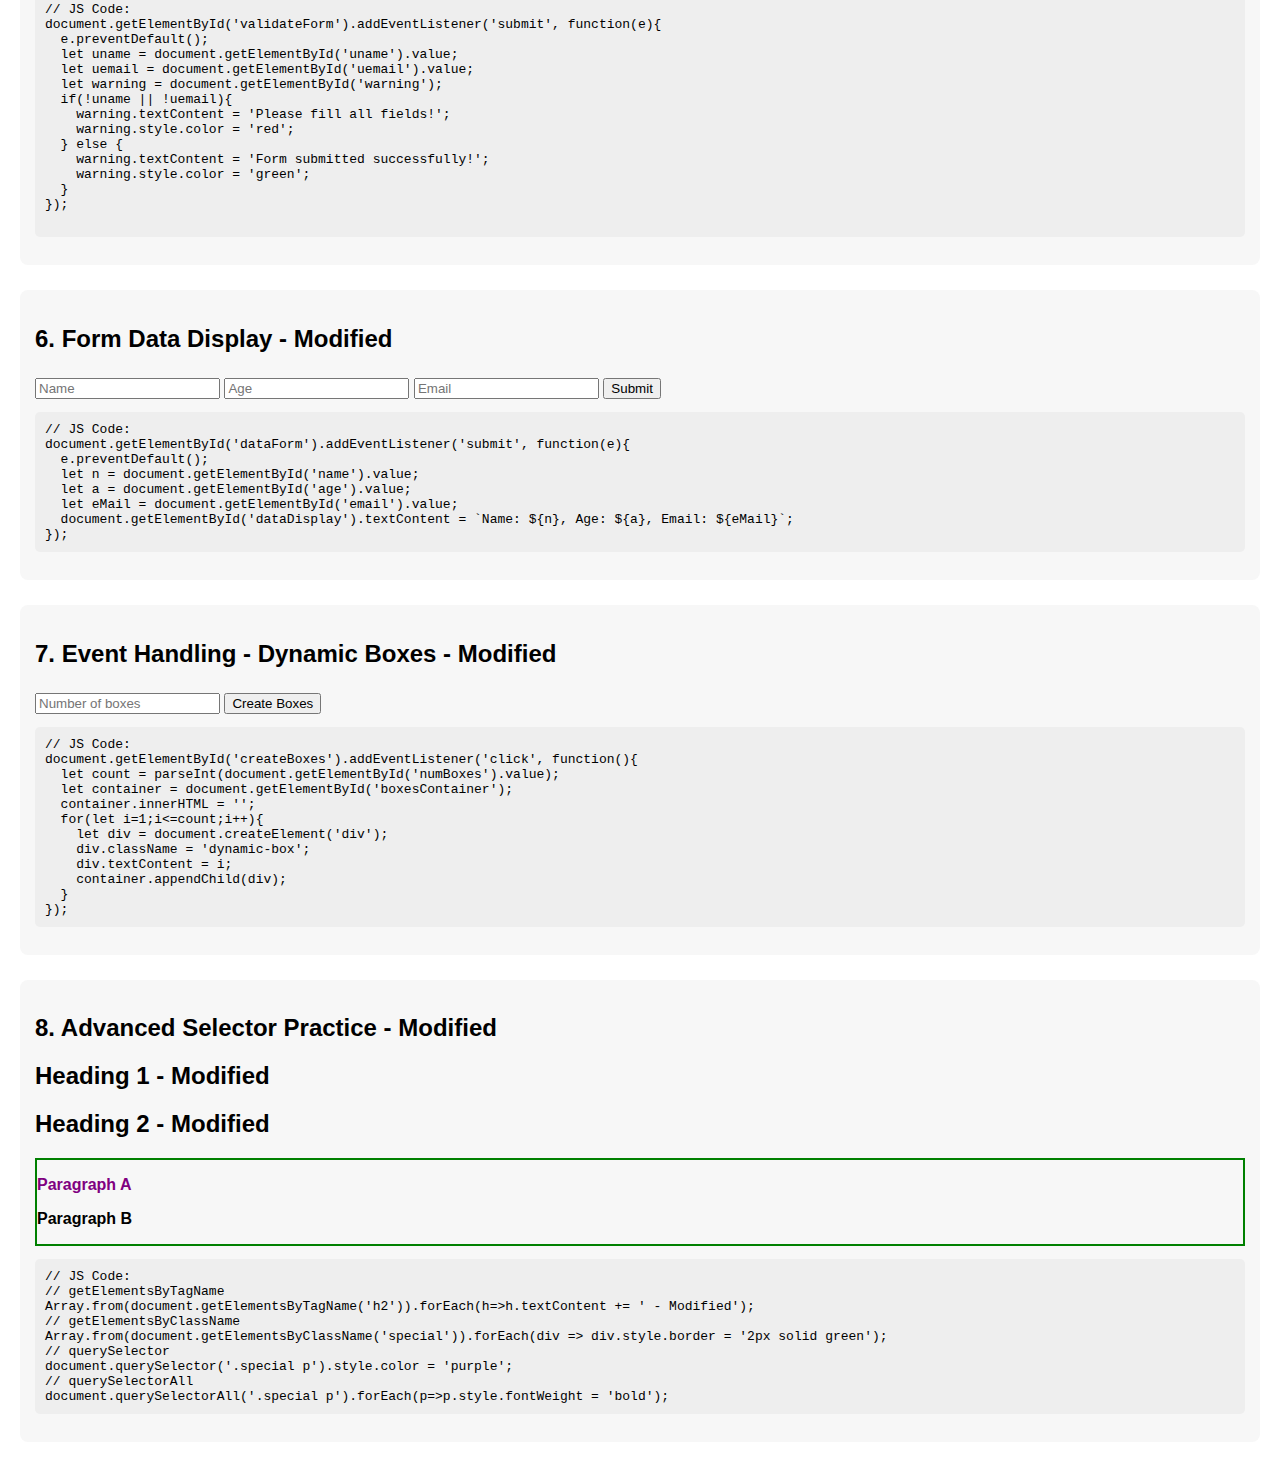
<file: 0.022 dom/index.html>
<!DOCTYPE html>

<html lang="en">
<head>
  <meta charset="UTF-8">
  <meta name="viewport" content="width=device-width, initial-scale=1.0">
  <title>DOM Practice Full Solutions</title>
  <style>
    body { font-family: Arial, sans-serif; margin: 20px; }
    section { background: #f7f7f7; padding: 15px; border-radius: 8px; margin-bottom: 25px; }
    .box { width: 100px; height: 100px; background: lightgray; margin-top: 10px; }
    .highlight { background: yellow; }
    .dynamic-box { width: 50px; height: 50px; background: lightblue; display: inline-block; margin: 5px; text-align:center; line-height:50px; }
    pre { background: #eee; padding: 10px; border-radius: 5px; overflow-x: auto; }
    button { margin-top: 5px; }
  </style>
</head>
<body>

<h1>DOM Practice Full Solutions with Code</h1>

<section>
  <h2>1. Dynamic Element Creation</h2>
  <input type="text" id="itemInput" placeholder="Enter item">
  <button id="addItemBtn">Add Item</button>
  <ul id="itemList"></ul>
  <pre>
// JS Code:
document.getElementById('addItemBtn').addEventListener('click', function() {
  let val = document.getElementById('itemInput').value;
  if(val) {
    let li = document.createElement('li');
    li.textContent = val;
    document.getElementById('itemList').appendChild(li);
    document.getElementById('itemInput').value = '';
  }
});
  </pre>
  <script>
    document.getElementById('addItemBtn').addEventListener('click', function() {
      let val = document.getElementById('itemInput').value;
      if(val) {
        let li = document.createElement('li');
        li.textContent = val;
        document.getElementById('itemList').appendChild(li);
        document.getElementById('itemInput').value = '';
      }
    });
  </script>
</section>

<section>
  <h2>2. Class Toggling</h2>
  <div class="box" id="toggleBox"></div>
  <button id="toggleBtn">Toggle Highlight</button>
  <pre>
// JS Code:
document.getElementById('toggleBtn').addEventListener('click', function() {
  document.getElementById('toggleBox').classList.toggle('highlight');
});
  </pre>
  <script>
    document.getElementById('toggleBtn').addEventListener('click', function() {
      document.getElementById('toggleBox').classList.toggle('highlight');
    });
  </script>
</section>

<section>
  <h2>3. Remove Element</h2>
  <ul id="remList">
    <li>Item 1 <button class="removeBtn">Remove</button></li>
    <li>Item 2 <button class="removeBtn">Remove</button></li>
    <li>Item 3 <button class="removeBtn">Remove</button></li>
  </ul>
  <pre>
// JS Code:
document.querySelectorAll('.removeBtn').forEach(btn => {
  btn.addEventListener('click', function() {
    this.parentElement.remove();
  });
});
  </pre>
  <script>
    document.querySelectorAll('.removeBtn').forEach(btn => {
      btn.addEventListener('click', function() {
        this.parentElement.remove();
      });
    });
  </script>
</section>

<section>
  <h2>4. Iterate Over Multiple Elements</h2>
  <div class="content">
    <p>Paragraph 1</p>
    <p>Paragraph 2</p>
    <p>Paragraph 3</p>
  </div>
  <pre>
// JS Code:
document.querySelectorAll('.content p').forEach(p => p.style.color = 'blue');
  </pre>
  <script>
    document.querySelectorAll('.content p').forEach(p => p.style.color = 'blue');
  </script>
</section>

<section>
  <h2>5. Form Validation</h2>
  <form id="validateForm">
    <input type="text" id="uname" placeholder="Username">
    <input type="email" id="uemail" placeholder="Email">
    <button type="submit">Submit</button>
  </form>
  <div id="warning"></div>
  <pre>
// JS Code:
document.getElementById('validateForm').addEventListener('submit', function(e){
  e.preventDefault();
  let uname = document.getElementById('uname').value;
  let uemail = document.getElementById('uemail').value;
  let warning = document.getElementById('warning');
  if(!uname || !uemail){
    warning.textContent = 'Please fill all fields!';
    warning.style.color = 'red';
  } else {
    warning.textContent = 'Form submitted successfully!';
    warning.style.color = 'green';
  }
});
  </pre>
  <script>
    document.getElementById('validateForm').addEventListener('submit', function(e){
      e.preventDefault();
      let uname = document.getElementById('uname').value;
      let uemail = document.getElementById('uemail').value;
      let warning = document.getElementById('warning');
      if(!uname || !uemail){
        warning.textContent = 'Please fill all fields!';
        warning.style.color = 'red';
      } else {
        warning.textContent = 'Form submitted successfully!';
        warning.style.color = 'green';
      }
    });
  </script>
</section>

<section>
  <h2>6. Form Data Display</h2>
  <form id="dataForm">
    <input type="text" id="name" placeholder="Name">
    <input type="number" id="age" placeholder="Age">
    <input type="email" id="email" placeholder="Email">
    <button type="submit">Submit</button>
  </form>
  <div id="dataDisplay"></div>
  <pre>// JS Code:
document.getElementById('dataForm').addEventListener('submit', function(e){
  e.preventDefault();
  let n = document.getElementById('name').value;
  let a = document.getElementById('age').value;
  let eMail = document.getElementById('email').value;
  document.getElementById('dataDisplay').textContent = `Name: ${n}, Age: ${a}, Email: ${eMail}`;
});</pre>
  <script>
    document.getElementById('dataForm').addEventListener('submit', function(e){
      e.preventDefault();
      let n = document.getElementById('name').value;
      let a = document.getElementById('age').value;
      let eMail = document.getElementById('email').value;
      document.getElementById('dataDisplay').textContent = `Name: ${n}, Age: ${a}, Email: ${eMail}`;
    });
  </script>
</section>

<section>
  <h2>7. Event Handling - Dynamic Boxes</h2>
  <input type="number" id="numBoxes" placeholder="Number of boxes">
  <button id="createBoxes">Create Boxes</button>
  <div id="boxesContainer"></div>
  <pre>// JS Code:
document.getElementById('createBoxes').addEventListener('click', function(){
  let count = parseInt(document.getElementById('numBoxes').value);
  let container = document.getElementById('boxesContainer');
  container.innerHTML = '';
  for(let i=1;i<=count;i++){
    let div = document.createElement('div');
    div.className = 'dynamic-box';
    div.textContent = i;
    container.appendChild(div);
  }
});</pre>
  <script>
    document.getElementById('createBoxes').addEventListener('click', function(){
      let count = parseInt(document.getElementById('numBoxes').value);
      let container = document.getElementById('boxesContainer');
      container.innerHTML = '';
      for(let i=1;i<=count;i++){
        let div = document.createElement('div');
        div.className = 'dynamic-box';
        div.textContent = i;
        container.appendChild(div);
      }
    });
  </script>
</section>

<section>
  <h2>8. Advanced Selector Practice</h2>
  <h2>Heading 1</h2>
  <h2>Heading 2</h2>
  <div class="special">
    <p>Paragraph A</p>
    <p>Paragraph B</p>
  </div>
  <pre>// JS Code:
// getElementsByTagName
Array.from(document.getElementsByTagName('h2')).forEach(h=>h.textContent += ' - Modified');
// getElementsByClassName
Array.from(document.getElementsByClassName('special')).forEach(div => div.style.border = '2px solid green');
// querySelector
document.querySelector('.special p').style.color = 'purple';
// querySelectorAll
document.querySelectorAll('.special p').forEach(p=>p.style.fontWeight = 'bold');</pre>
  <script>
    Array.from(document.getElementsByTagName('h2')).forEach(h=>h.textContent += ' - Modified');
    Array.from(document.getElementsByClassName('special')).forEach(div => div.style.border = '2px solid green');
    document.querySelector('.special p').style.color = 'purple';
    document.querySelectorAll('.special p').forEach(p=>p.style.fontWeight = 'bold');
  </script>
</section>

</body>
</html>
</file>
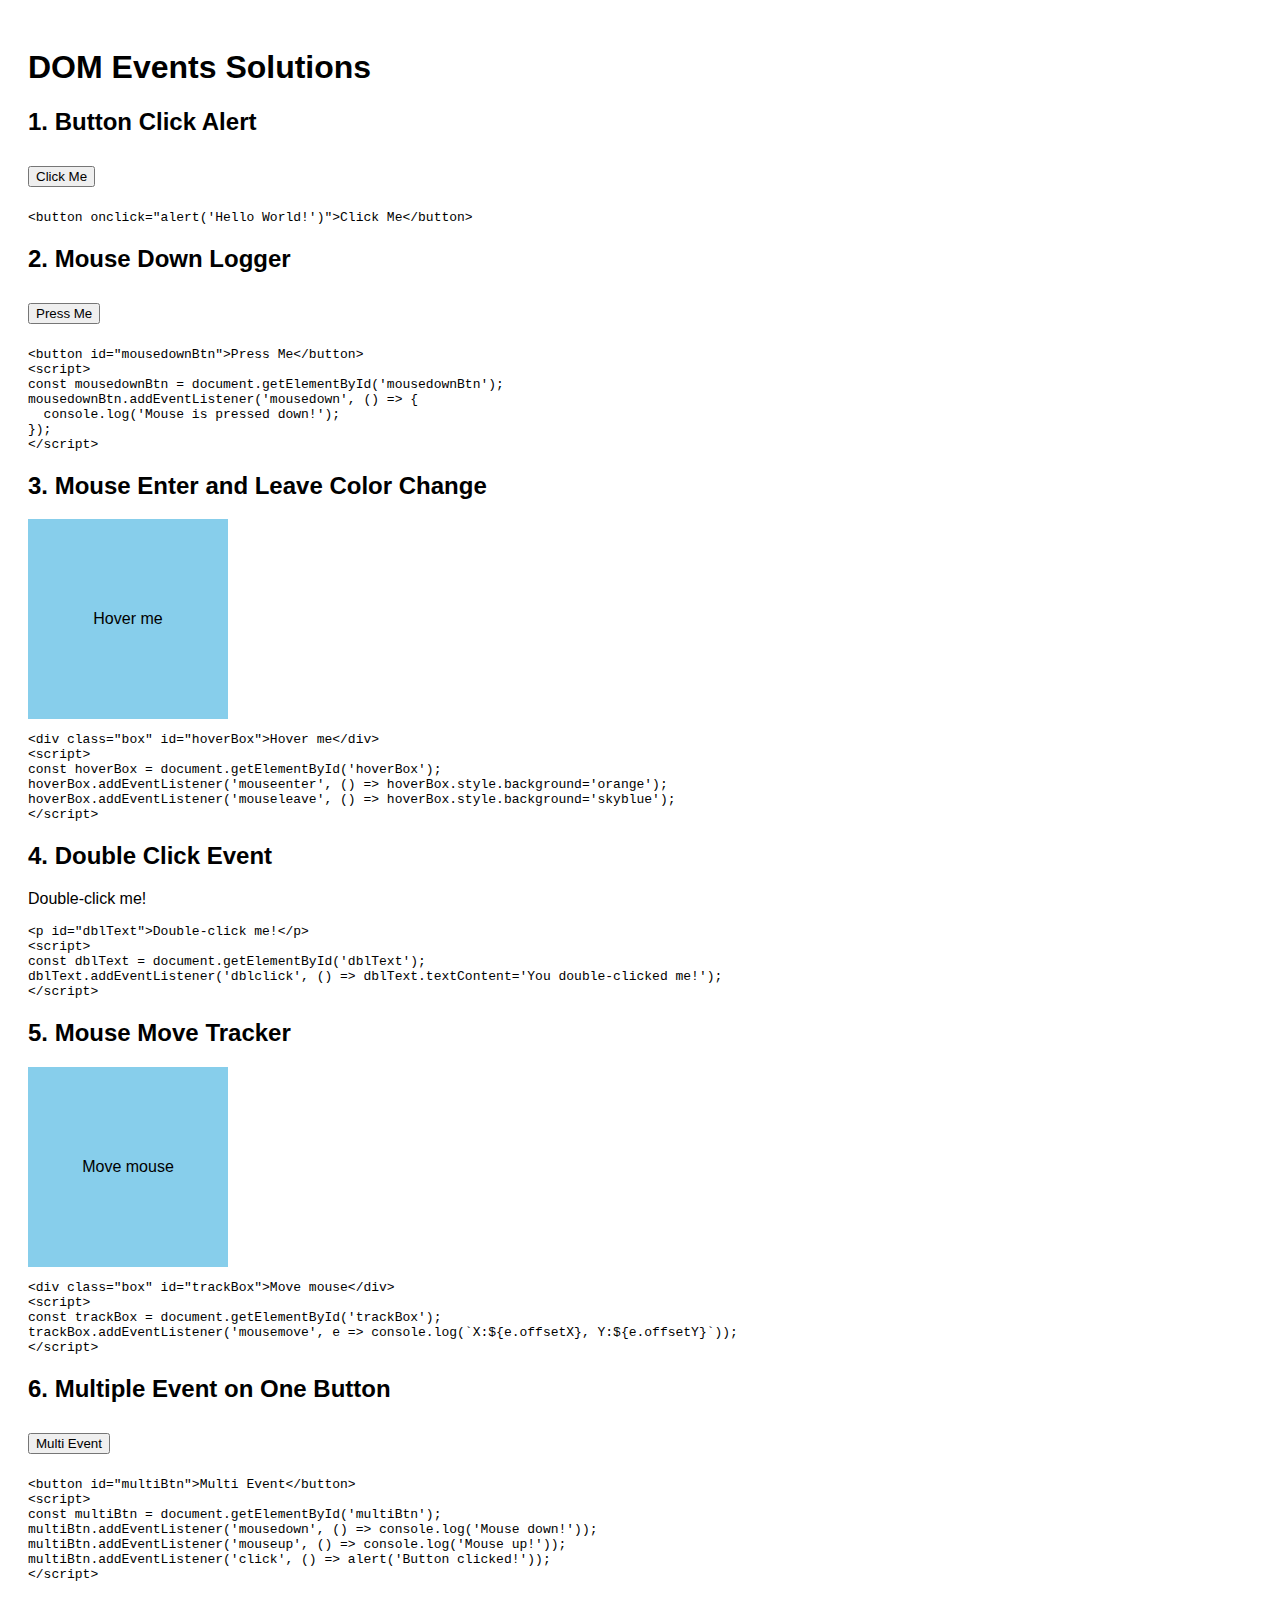
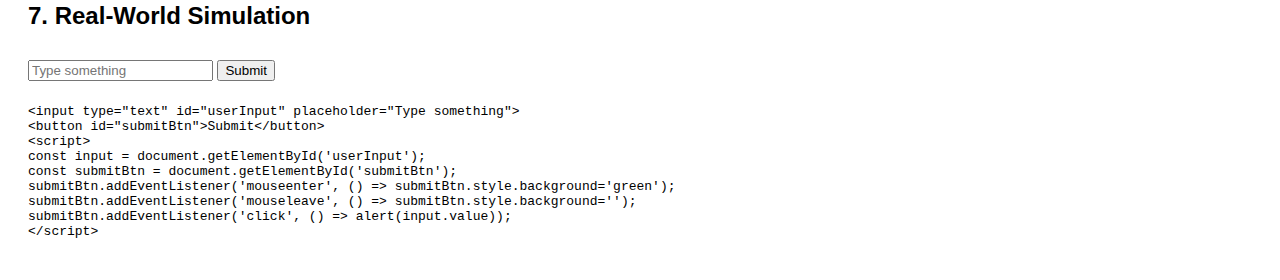
<file: 0.023 events/index.html>
<!DOCTYPE html>

<html lang="en">
<head>
  <meta charset="UTF-8">
  <meta name="viewport" content="width=device-width, initial-scale=1.0">
  <title>DOM Events Solutions</title>
  <style>
    body { font-family: Arial, sans-serif; padding: 20px; }
    div, button, input { margin: 10px 0; }
    .box { width:200px; height:200px; background:skyblue; display:flex; align-items:center; justify-content:center; }
  </style>
</head>
<body>

<h1>DOM Events Solutions</h1>

<h2>1. Button Click Alert</h2>
<button onclick="alert('Hello World!')">Click Me</button>
<pre>&lt;button onclick="alert('Hello World!')"&gt;Click Me&lt;/button&gt;</pre>

<h2>2. Mouse Down Logger</h2>
<button id="mousedownBtn">Press Me</button>
<pre>&lt;button id="mousedownBtn"&gt;Press Me&lt;/button&gt;
&lt;script&gt;
const mousedownBtn = document.getElementById('mousedownBtn');
mousedownBtn.addEventListener('mousedown', () =&gt; {
  console.log('Mouse is pressed down!');
});
&lt;/script&gt;</pre>
<script>
const mousedownBtn = document.getElementById('mousedownBtn');
mousedownBtn.addEventListener('mousedown', () => {
  console.log('Mouse is pressed down!');
});
</script>

<h2>3. Mouse Enter and Leave Color Change</h2>
<div class="box" id="hoverBox">Hover me</div>
<pre>&lt;div class="box" id="hoverBox"&gt;Hover me&lt;/div&gt;
&lt;script&gt;
const hoverBox = document.getElementById('hoverBox');
hoverBox.addEventListener('mouseenter', () =&gt; hoverBox.style.background='orange');
hoverBox.addEventListener('mouseleave', () =&gt; hoverBox.style.background='skyblue');
&lt;/script&gt;</pre>
<script>
const hoverBox = document.getElementById('hoverBox');
hoverBox.addEventListener('mouseenter', () => hoverBox.style.background='orange');
hoverBox.addEventListener('mouseleave', () => hoverBox.style.background='skyblue');
</script>

<h2>4. Double Click Event</h2>
<p id="dblText">Double-click me!</p>
<pre>&lt;p id="dblText"&gt;Double-click me!&lt;/p&gt;
&lt;script&gt;
const dblText = document.getElementById('dblText');
dblText.addEventListener('dblclick', () =&gt; dblText.textContent='You double-clicked me!');
&lt;/script&gt;</pre>
<script>
const dblText = document.getElementById('dblText');
dblText.addEventListener('dblclick', () => dblText.textContent='You double-clicked me!');
</script>

<h2>5. Mouse Move Tracker</h2>
<div class="box" id="trackBox">Move mouse</div>
<pre>&lt;div class="box" id="trackBox"&gt;Move mouse&lt;/div&gt;
&lt;script&gt;
const trackBox = document.getElementById('trackBox');
trackBox.addEventListener('mousemove', e =&gt; console.log(`X:${e.offsetX}, Y:${e.offsetY}`));
&lt;/script&gt;</pre>
<script>
const trackBox = document.getElementById('trackBox');
trackBox.addEventListener('mousemove', e => console.log(`X:${e.offsetX}, Y:${e.offsetY}`));
</script>

<h2>6. Multiple Event on One Button</h2>
<button id="multiBtn">Multi Event</button>
<pre>&lt;button id="multiBtn"&gt;Multi Event&lt;/button&gt;
&lt;script&gt;
const multiBtn = document.getElementById('multiBtn');
multiBtn.addEventListener('mousedown', () =&gt; console.log('Mouse down!'));
multiBtn.addEventListener('mouseup', () =&gt; console.log('Mouse up!'));
multiBtn.addEventListener('click', () =&gt; alert('Button clicked!'));
&lt;/script&gt;</pre>
<script>
const multiBtn = document.getElementById('multiBtn');
multiBtn.addEventListener('mousedown', () => console.log('Mouse down!'));
multiBtn.addEventListener('mouseup', () => console.log('Mouse up!'));
multiBtn.addEventListener('click', () => alert('Button clicked!'));
</script>

<h2>7. Real-World Simulation</h2>
<input type="text" id="userInput" placeholder="Type something">
<button id="submitBtn">Submit</button>
<pre>&lt;input type="text" id="userInput" placeholder="Type something"&gt;
&lt;button id="submitBtn"&gt;Submit&lt;/button&gt;
&lt;script&gt;
const input = document.getElementById('userInput');
const submitBtn = document.getElementById('submitBtn');
submitBtn.addEventListener('mouseenter', () =&gt; submitBtn.style.background='green');
submitBtn.addEventListener('mouseleave', () =&gt; submitBtn.style.background='');
submitBtn.addEventListener('click', () =&gt; alert(input.value));
&lt;/script&gt;</pre>
<script>
const input = document.getElementById('userInput');
const submitBtn = document.getElementById('submitBtn');
submitBtn.addEventListener('mouseenter', () => submitBtn.style.background='green');
submitBtn.addEventListener('mouseleave', () => submitBtn.style.background='');
submitBtn.addEventListener('click', () => alert(input.value));
</script>

</body>
</html>
</file>
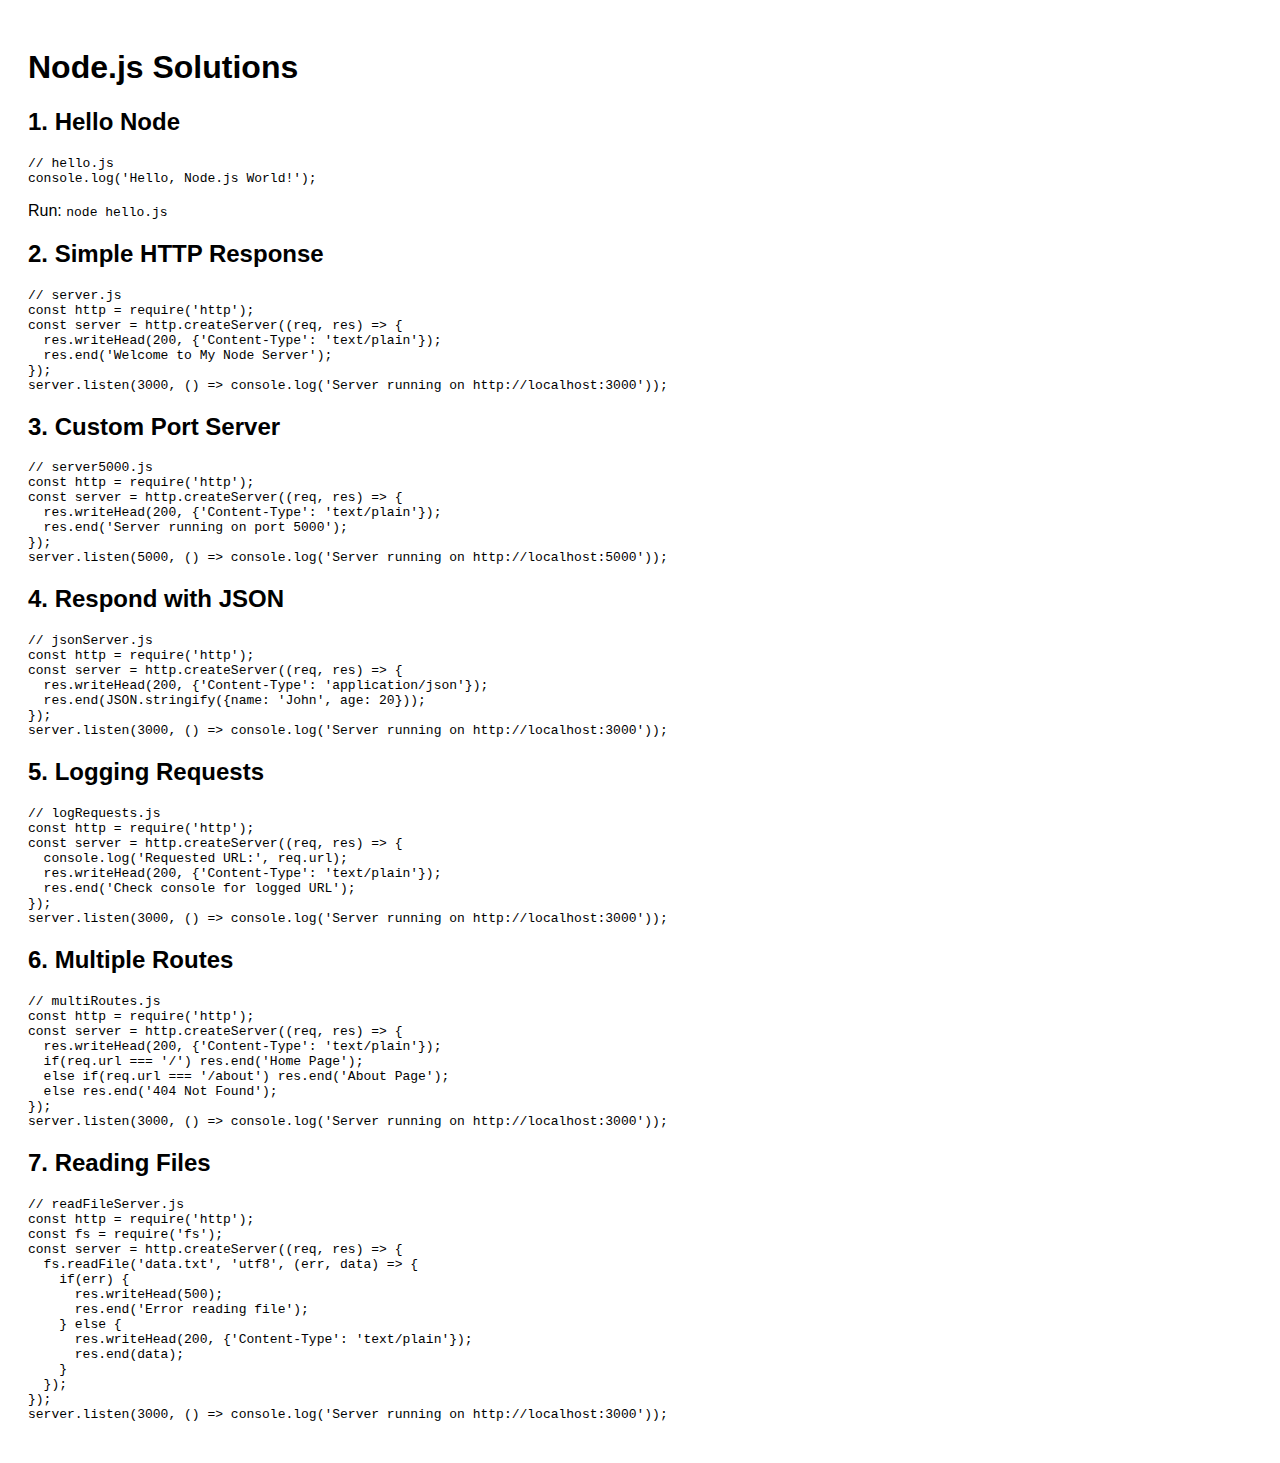
<file: 0.024 node intro/index.html>
<!DOCTYPE html>

<html lang="en">
<head>
  <meta charset="UTF-8">
  <meta name="viewport" content="width=device-width, initial-scale=1.0">
  <title>Node.js Solutions</title>
  <style>body { font-family: Arial, sans-serif; padding: 20px; }</style>
</head>
<body>
<h1>Node.js Solutions</h1>

<h2>1. Hello Node</h2>
<pre>// hello.js
console.log('Hello, Node.js World!');
</pre>
<p>Run: <code>node hello.js</code></p>

<h2>2. Simple HTTP Response</h2>
<pre>// server.js
const http = require('http');
const server = http.createServer((req, res) => {
  res.writeHead(200, {'Content-Type': 'text/plain'});
  res.end('Welcome to My Node Server');
});
server.listen(3000, () =&gt; console.log('Server running on http://localhost:3000'));</pre>

<h2>3. Custom Port Server</h2>
<pre>// server5000.js
const http = require('http');
const server = http.createServer((req, res) =&gt; {
  res.writeHead(200, {'Content-Type': 'text/plain'});
  res.end('Server running on port 5000');
});
server.listen(5000, () =&gt; console.log('Server running on http://localhost:5000'));</pre>

<h2>4. Respond with JSON</h2>
<pre>// jsonServer.js
const http = require('http');
const server = http.createServer((req, res) =&gt; {
  res.writeHead(200, {'Content-Type': 'application/json'});
  res.end(JSON.stringify({name: 'John', age: 20}));
});
server.listen(3000, () =&gt; console.log('Server running on http://localhost:3000'));</pre>

<h2>5. Logging Requests</h2>
<pre>// logRequests.js
const http = require('http');
const server = http.createServer((req, res) =&gt; {
  console.log('Requested URL:', req.url);
  res.writeHead(200, {'Content-Type': 'text/plain'});
  res.end('Check console for logged URL');
});
server.listen(3000, () =&gt; console.log('Server running on http://localhost:3000'));</pre>

<h2>6. Multiple Routes</h2>
<pre>// multiRoutes.js
const http = require('http');
const server = http.createServer((req, res) =&gt; {
  res.writeHead(200, {'Content-Type': 'text/plain'});
  if(req.url === '/') res.end('Home Page');
  else if(req.url === '/about') res.end('About Page');
  else res.end('404 Not Found');
});
server.listen(3000, () =&gt; console.log('Server running on http://localhost:3000'));</pre>

<h2>7. Reading Files</h2>
<pre>// readFileServer.js
const http = require('http');
const fs = require('fs');
const server = http.createServer((req, res) =&gt; {
  fs.readFile('data.txt', 'utf8', (err, data) =&gt; {
    if(err) {
      res.writeHead(500);
      res.end('Error reading file');
    } else {
      res.writeHead(200, {'Content-Type': 'text/plain'});
      res.end(data);
    }
  });
});
server.listen(3000, () =&gt; console.log('Server running on http://localhost:3000'));</pre>

</body>
</html>
</file>
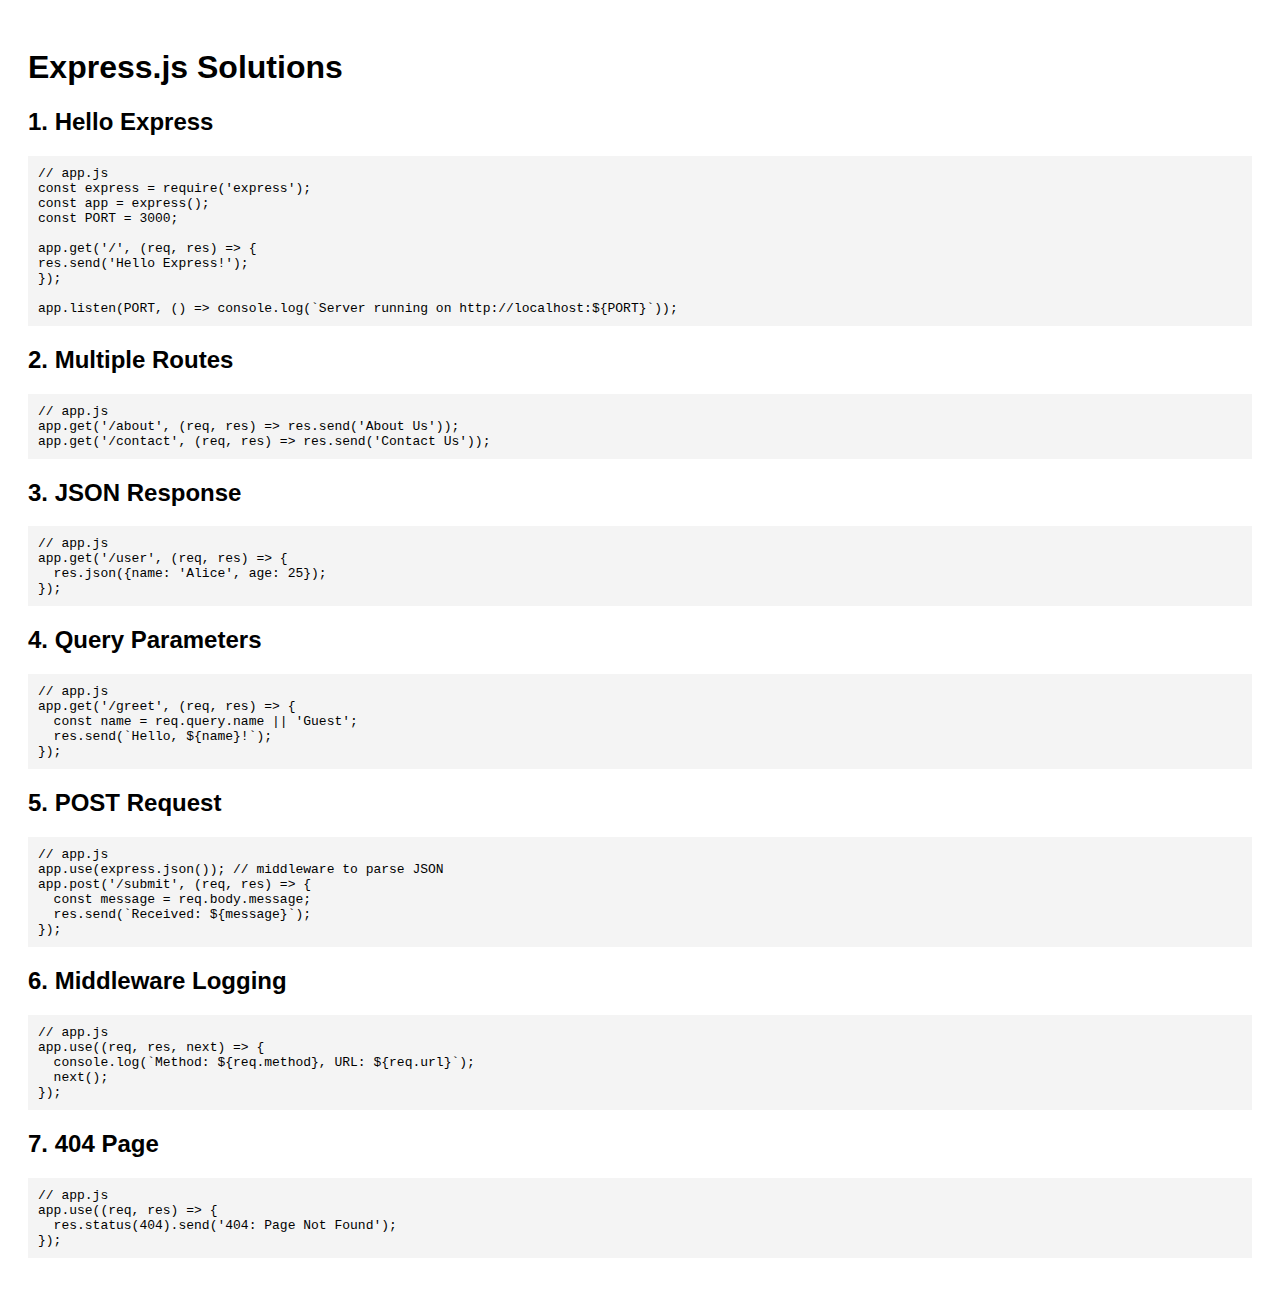
<file: 0.025 express intro/index.html>
<!DOCTYPE html>

<html lang="en">
<head>
<meta charset="UTF-8">
<meta name="viewport" content="width=device-width, initial-scale=1.0">
<title>Express.js Solutions</title>
<style>body { font-family: Arial, sans-serif; padding: 20px; } pre { background: #f4f4f4; padding: 10px; }</style>
</head>
<body>
<h1>Express.js Solutions</h1>

<h2>1. Hello Express</h2>
<pre>// app.js
const express = require('express');
const app = express();
const PORT = 3000;

app.get('/', (req, res) => {
res.send('Hello Express!');
});

app.listen(PORT, () => console.log(`Server running on http://localhost:${PORT}`));</pre>

<h2>2. Multiple Routes</h2>
<pre>// app.js
app.get('/about', (req, res) =&gt; res.send('About Us'));
app.get('/contact', (req, res) =&gt; res.send('Contact Us'));</pre>

<h2>3. JSON Response</h2>
<pre>// app.js
app.get('/user', (req, res) =&gt; {
  res.json({name: 'Alice', age: 25});
});</pre>

<h2>4. Query Parameters</h2>
<pre>// app.js
app.get('/greet', (req, res) =&gt; {
  const name = req.query.name || 'Guest';
  res.send(`Hello, ${name}!`);
});</pre>

<h2>5. POST Request</h2>
<pre>// app.js
app.use(express.json()); // middleware to parse JSON
app.post('/submit', (req, res) =&gt; {
  const message = req.body.message;
  res.send(`Received: ${message}`);
});</pre>

<h2>6. Middleware Logging</h2>
<pre>// app.js
app.use((req, res, next) =&gt; {
  console.log(`Method: ${req.method}, URL: ${req.url}`);
  next();
});</pre>

<h2>7. 404 Page</h2>
<pre>// app.js
app.use((req, res) =&gt; {
  res.status(404).send('404: Page Not Found');
});</pre>

</body>
</html>
</file>
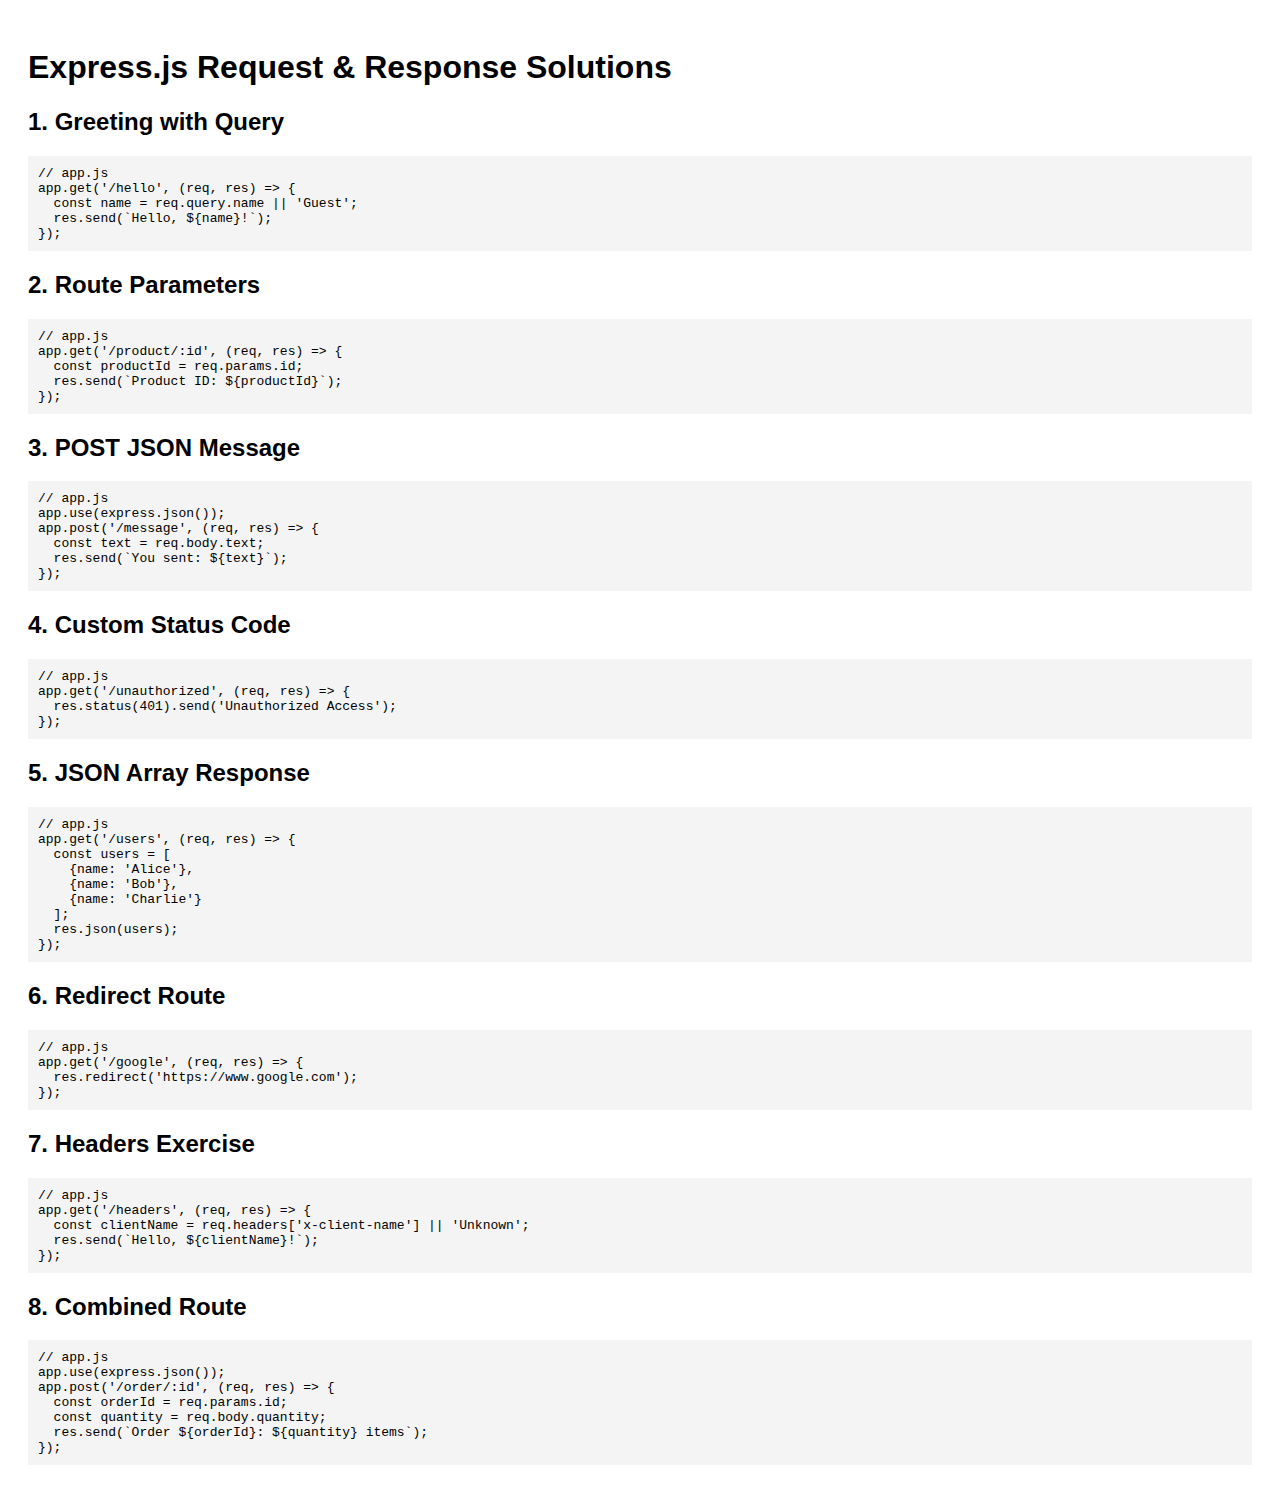
<file: 0.026 express request and respond/index.html>
<!DOCTYPE html>

<html lang="en">
<head>
<meta charset="UTF-8">
<meta name="viewport" content="width=device-width, initial-scale=1.0">
<title>Express.js Request & Response Solutions</title>
<style>body { font-family: Arial, sans-serif; padding: 20px; } pre { background: #f4f4f4; padding: 10px; }</style>
</head>
<body>
<h1>Express.js Request & Response Solutions</h1>

<h2>1. Greeting with Query</h2>
<pre>// app.js
app.get('/hello', (req, res) =&gt; {
  const name = req.query.name || 'Guest';
  res.send(`Hello, ${name}!`);
});</pre>

<h2>2. Route Parameters</h2>
<pre>// app.js
app.get('/product/:id', (req, res) =&gt; {
  const productId = req.params.id;
  res.send(`Product ID: ${productId}`);
});</pre>

<h2>3. POST JSON Message</h2>
<pre>// app.js
app.use(express.json());
app.post('/message', (req, res) =&gt; {
  const text = req.body.text;
  res.send(`You sent: ${text}`);
});</pre>

<h2>4. Custom Status Code</h2>
<pre>// app.js
app.get('/unauthorized', (req, res) =&gt; {
  res.status(401).send('Unauthorized Access');
});</pre>

<h2>5. JSON Array Response</h2>
<pre>// app.js
app.get('/users', (req, res) =&gt; {
  const users = [
    {name: 'Alice'},
    {name: 'Bob'},
    {name: 'Charlie'}
  ];
  res.json(users);
});</pre>

<h2>6. Redirect Route</h2>
<pre>// app.js
app.get('/google', (req, res) =&gt; {
  res.redirect('https://www.google.com');
});</pre>

<h2>7. Headers Exercise</h2>
<pre>// app.js
app.get('/headers', (req, res) =&gt; {
  const clientName = req.headers['x-client-name'] || 'Unknown';
  res.send(`Hello, ${clientName}!`);
});</pre>

<h2>8. Combined Route</h2>
<pre>// app.js
app.use(express.json());
app.post('/order/:id', (req, res) =&gt; {
  const orderId = req.params.id;
  const quantity = req.body.quantity;
  res.send(`Order ${orderId}: ${quantity} items`);
});</pre>

</body>
</html>
</file>
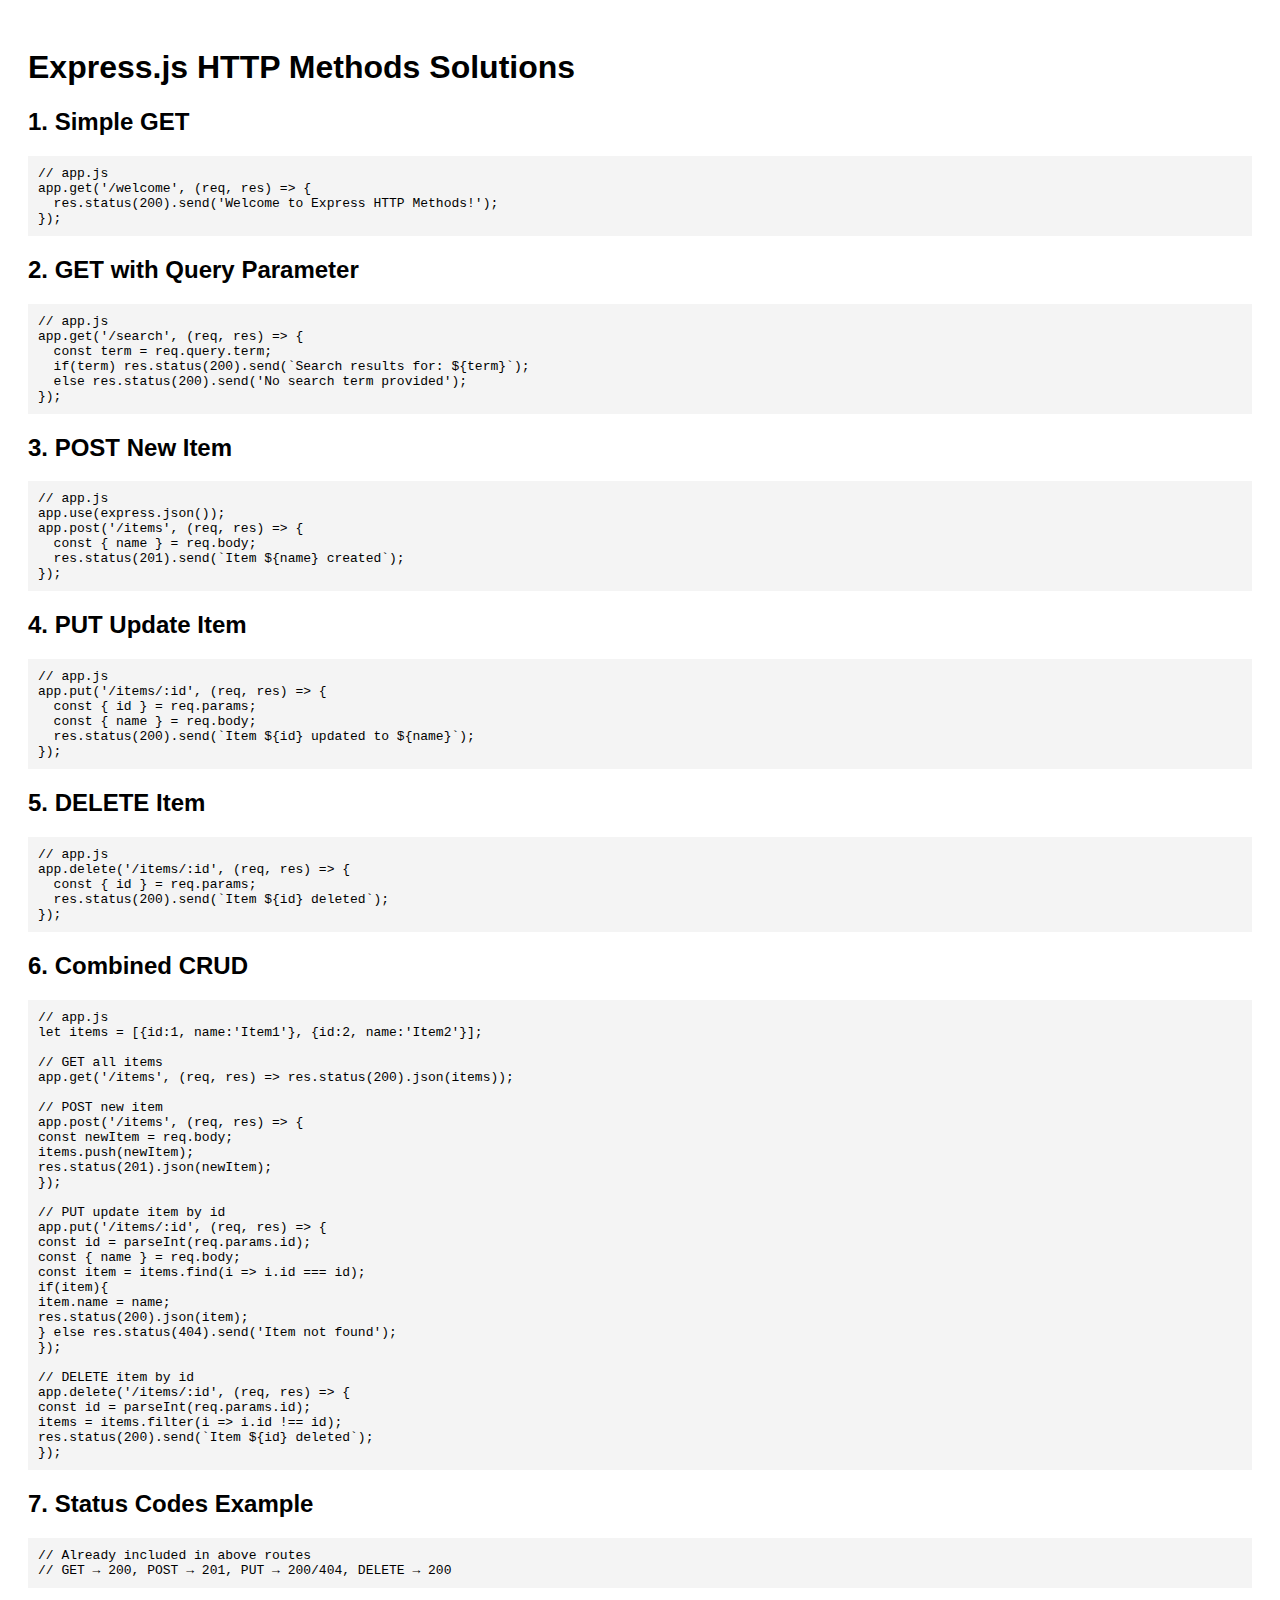
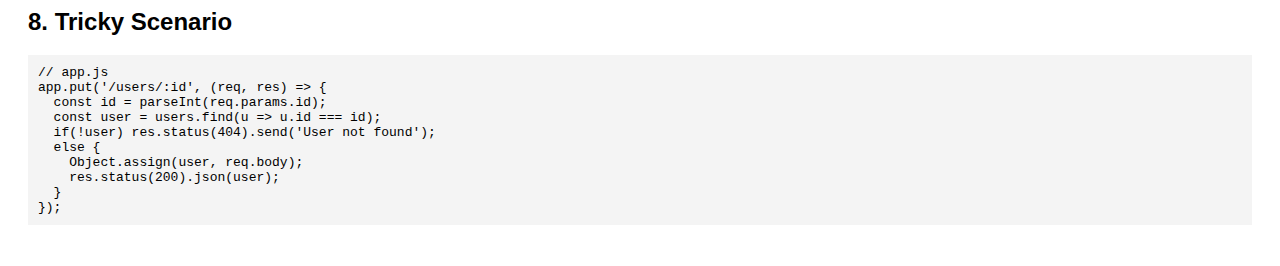
<file: 0.027 http method in express/index.html>
<!DOCTYPE html>

<html lang="en">
<head>
<meta charset="UTF-8">
<meta name="viewport" content="width=device-width, initial-scale=1.0">
<title>Express.js HTTP Methods Solutions</title>
<style>body { font-family: Arial, sans-serif; padding: 20px; } pre { background: #f4f4f4; padding: 10px; }</style>
</head>
<body>
<h1>Express.js HTTP Methods Solutions</h1>

<h2>1. Simple GET</h2>
<pre>// app.js
app.get('/welcome', (req, res) =&gt; {
  res.status(200).send('Welcome to Express HTTP Methods!');
});</pre>

<h2>2. GET with Query Parameter</h2>
<pre>// app.js
app.get('/search', (req, res) =&gt; {
  const term = req.query.term;
  if(term) res.status(200).send(`Search results for: ${term}`);
  else res.status(200).send('No search term provided');
});</pre>

<h2>3. POST New Item</h2>
<pre>// app.js
app.use(express.json());
app.post('/items', (req, res) =&gt; {
  const { name } = req.body;
  res.status(201).send(`Item ${name} created`);
});</pre>

<h2>4. PUT Update Item</h2>
<pre>// app.js
app.put('/items/:id', (req, res) =&gt; {
  const { id } = req.params;
  const { name } = req.body;
  res.status(200).send(`Item ${id} updated to ${name}`);
});</pre>

<h2>5. DELETE Item</h2>
<pre>// app.js
app.delete('/items/:id', (req, res) =&gt; {
  const { id } = req.params;
  res.status(200).send(`Item ${id} deleted`);
});</pre>

<h2>6. Combined CRUD</h2>
<pre>// app.js
let items = [{id:1, name:'Item1'}, {id:2, name:'Item2'}];

// GET all items
app.get('/items', (req, res) => res.status(200).json(items));

// POST new item
app.post('/items', (req, res) => {
const newItem = req.body;
items.push(newItem);
res.status(201).json(newItem);
});

// PUT update item by id
app.put('/items/:id', (req, res) => {
const id = parseInt(req.params.id);
const { name } = req.body;
const item = items.find(i => i.id === id);
if(item){
item.name = name;
res.status(200).json(item);
} else res.status(404).send('Item not found');
});

// DELETE item by id
app.delete('/items/:id', (req, res) => {
const id = parseInt(req.params.id);
items = items.filter(i => i.id !== id);
res.status(200).send(`Item ${id} deleted`);
});</pre>

<h2>7. Status Codes Example</h2>
<pre>// Already included in above routes
// GET → 200, POST → 201, PUT → 200/404, DELETE → 200</pre>

<h2>8. Tricky Scenario</h2>
<pre>// app.js
app.put('/users/:id', (req, res) =&gt; {
  const id = parseInt(req.params.id);
  const user = users.find(u =&gt; u.id === id);
  if(!user) res.status(404).send('User not found');
  else {
    Object.assign(user, req.body);
    res.status(200).json(user);
  }
});</pre>

</body>
</html>
</file>
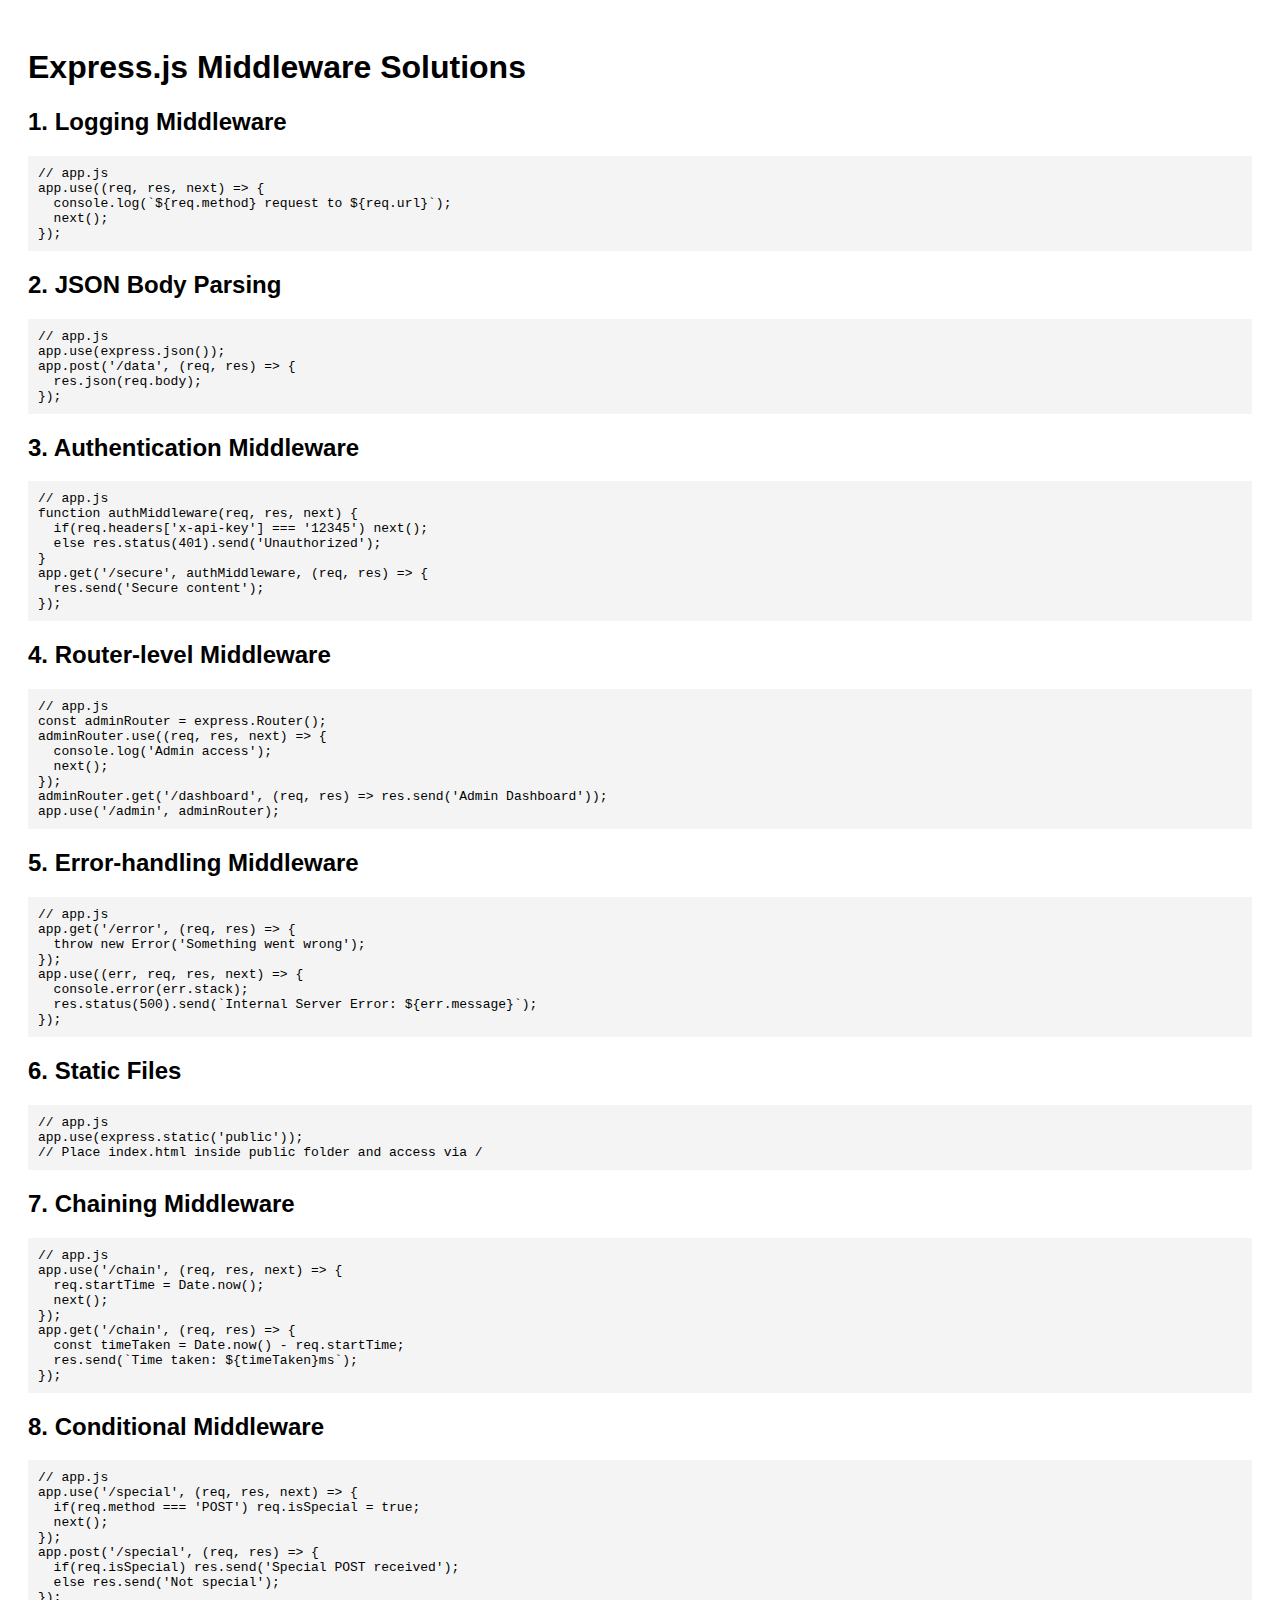
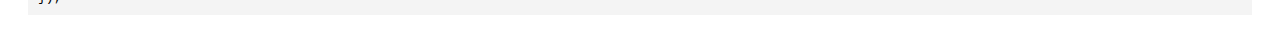
<file: 0.028 middleware/index.html>
<!DOCTYPE html>

<html lang="en">
<head>
<meta charset="UTF-8">
<meta name="viewport" content="width=device-width, initial-scale=1.0">
<title>Express.js Middleware Solutions</title>
<style>body { font-family: Arial, sans-serif; padding: 20px; } pre { background: #f4f4f4; padding: 10px; }</style>
</head>
<body>
<h1>Express.js Middleware Solutions</h1>

<h2>1. Logging Middleware</h2>
<pre>// app.js
app.use((req, res, next) =&gt; {
  console.log(`${req.method} request to ${req.url}`);
  next();
});</pre>

<h2>2. JSON Body Parsing</h2>
<pre>// app.js
app.use(express.json());
app.post('/data', (req, res) =&gt; {
  res.json(req.body);
});</pre>

<h2>3. Authentication Middleware</h2>
<pre>// app.js
function authMiddleware(req, res, next) {
  if(req.headers['x-api-key'] === '12345') next();
  else res.status(401).send('Unauthorized');
}
app.get('/secure', authMiddleware, (req, res) =&gt; {
  res.send('Secure content');
});</pre>

<h2>4. Router-level Middleware</h2>
<pre>// app.js
const adminRouter = express.Router();
adminRouter.use((req, res, next) =&gt; {
  console.log('Admin access');
  next();
});
adminRouter.get('/dashboard', (req, res) =&gt; res.send('Admin Dashboard'));
app.use('/admin', adminRouter);</pre>

<h2>5. Error-handling Middleware</h2>
<pre>// app.js
app.get('/error', (req, res) =&gt; {
  throw new Error('Something went wrong');
});
app.use((err, req, res, next) =&gt; {
  console.error(err.stack);
  res.status(500).send(`Internal Server Error: ${err.message}`);
});</pre>

<h2>6. Static Files</h2>
<pre>// app.js
app.use(express.static('public'));
// Place index.html inside public folder and access via /</pre>

<h2>7. Chaining Middleware</h2>
<pre>// app.js
app.use('/chain', (req, res, next) =&gt; {
  req.startTime = Date.now();
  next();
});
app.get('/chain', (req, res) =&gt; {
  const timeTaken = Date.now() - req.startTime;
  res.send(`Time taken: ${timeTaken}ms`);
});</pre>

<h2>8. Conditional Middleware</h2>
<pre>// app.js
app.use('/special', (req, res, next) =&gt; {
  if(req.method === 'POST') req.isSpecial = true;
  next();
});
app.post('/special', (req, res) =&gt; {
  if(req.isSpecial) res.send('Special POST received');
  else res.send('Not special');
});</pre>

</body>
</html>
</file>
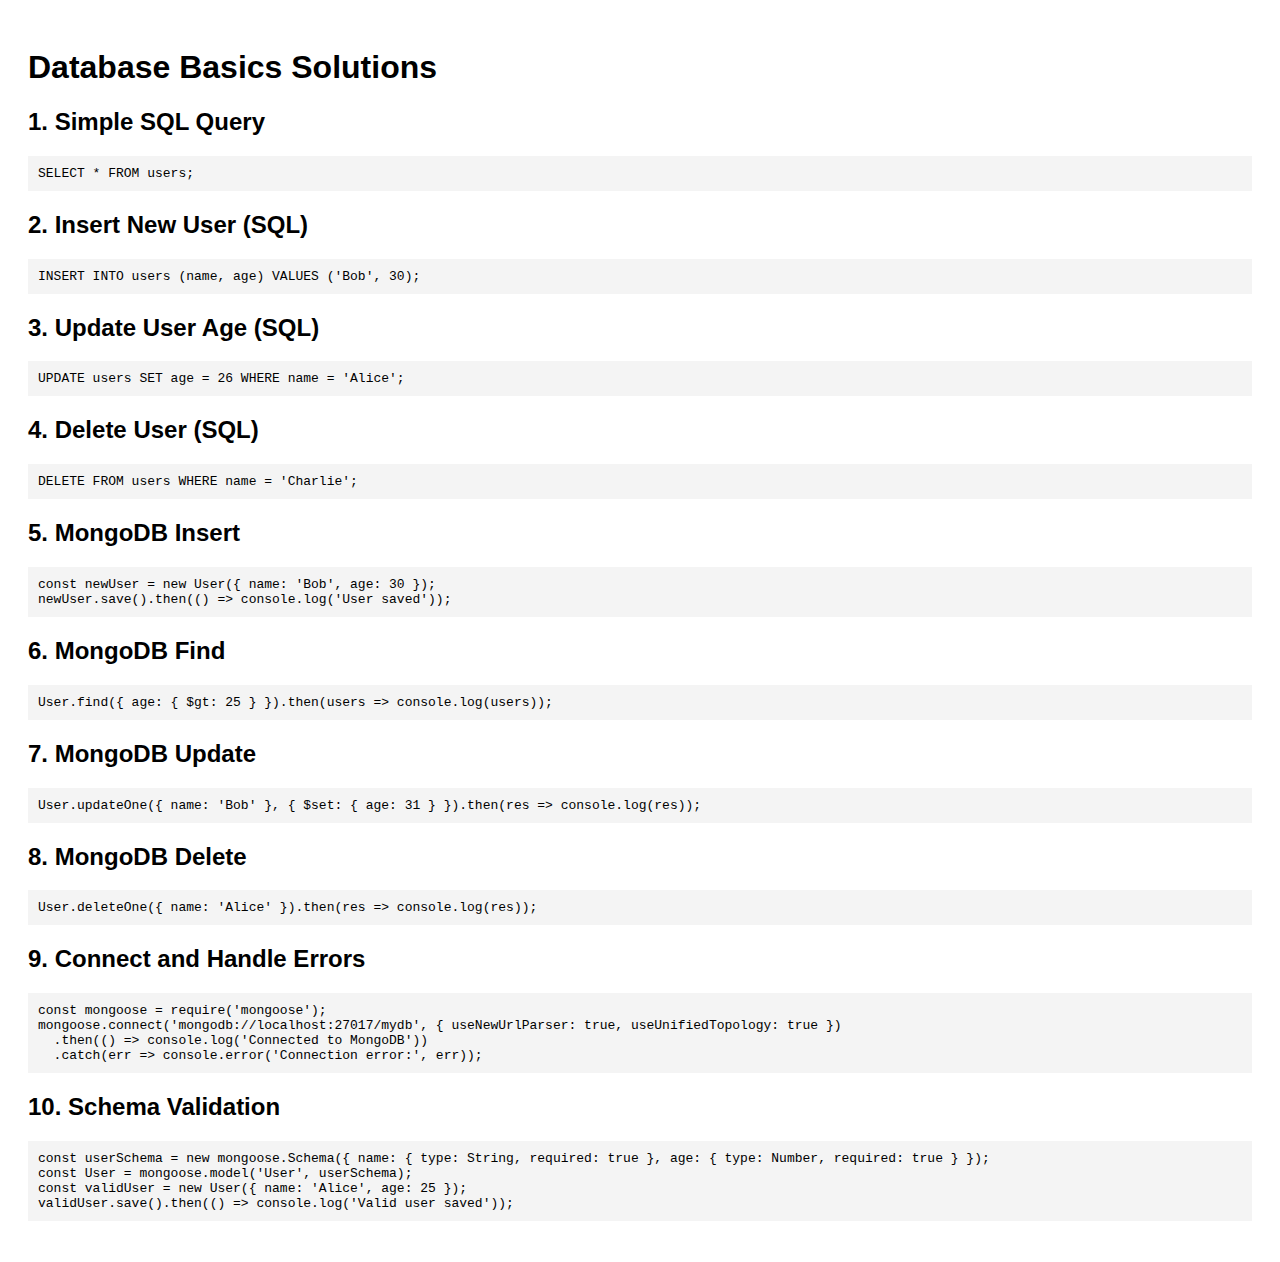
<file: 0.029 database introducion/index.html>
<!DOCTYPE html>

<html lang="en">
<head>
<meta charset="UTF-8">
<meta name="viewport" content="width=device-width, initial-scale=1.0">
<title>Database Basics Solutions</title>
<style>body { font-family: Arial, sans-serif; padding: 20px; } pre { background: #f4f4f4; padding: 10px; }</style>
</head>
<body>
<h1>Database Basics Solutions</h1>

<h2>1. Simple SQL Query</h2>
<pre>SELECT * FROM users;</pre>

<h2>2. Insert New User (SQL)</h2>
<pre>INSERT INTO users (name, age) VALUES ('Bob', 30);</pre>

<h2>3. Update User Age (SQL)</h2>
<pre>UPDATE users SET age = 26 WHERE name = 'Alice';</pre>

<h2>4. Delete User (SQL)</h2>
<pre>DELETE FROM users WHERE name = 'Charlie';</pre>

<h2>5. MongoDB Insert</h2>
<pre>const newUser = new User({ name: 'Bob', age: 30 });
newUser.save().then(() =&gt; console.log('User saved'));</pre>

<h2>6. MongoDB Find</h2>
<pre>User.find({ age: { $gt: 25 } }).then(users =&gt; console.log(users));</pre>

<h2>7. MongoDB Update</h2>
<pre>User.updateOne({ name: 'Bob' }, { $set: { age: 31 } }).then(res =&gt; console.log(res));</pre>

<h2>8. MongoDB Delete</h2>
<pre>User.deleteOne({ name: 'Alice' }).then(res =&gt; console.log(res));</pre>

<h2>9. Connect and Handle Errors</h2>
<pre>const mongoose = require('mongoose');
mongoose.connect('mongodb://localhost:27017/mydb', { useNewUrlParser: true, useUnifiedTopology: true })
  .then(() =&gt; console.log('Connected to MongoDB'))
  .catch(err =&gt; console.error('Connection error:', err));</pre>

<h2>10. Schema Validation</h2>
<pre>const userSchema = new mongoose.Schema({ name: { type: String, required: true }, age: { type: Number, required: true } });
const User = mongoose.model('User', userSchema);
const validUser = new User({ name: 'Alice', age: 25 });
validUser.save().then(() =&gt; console.log('Valid user saved'));</pre>

</body>
</h
</file>
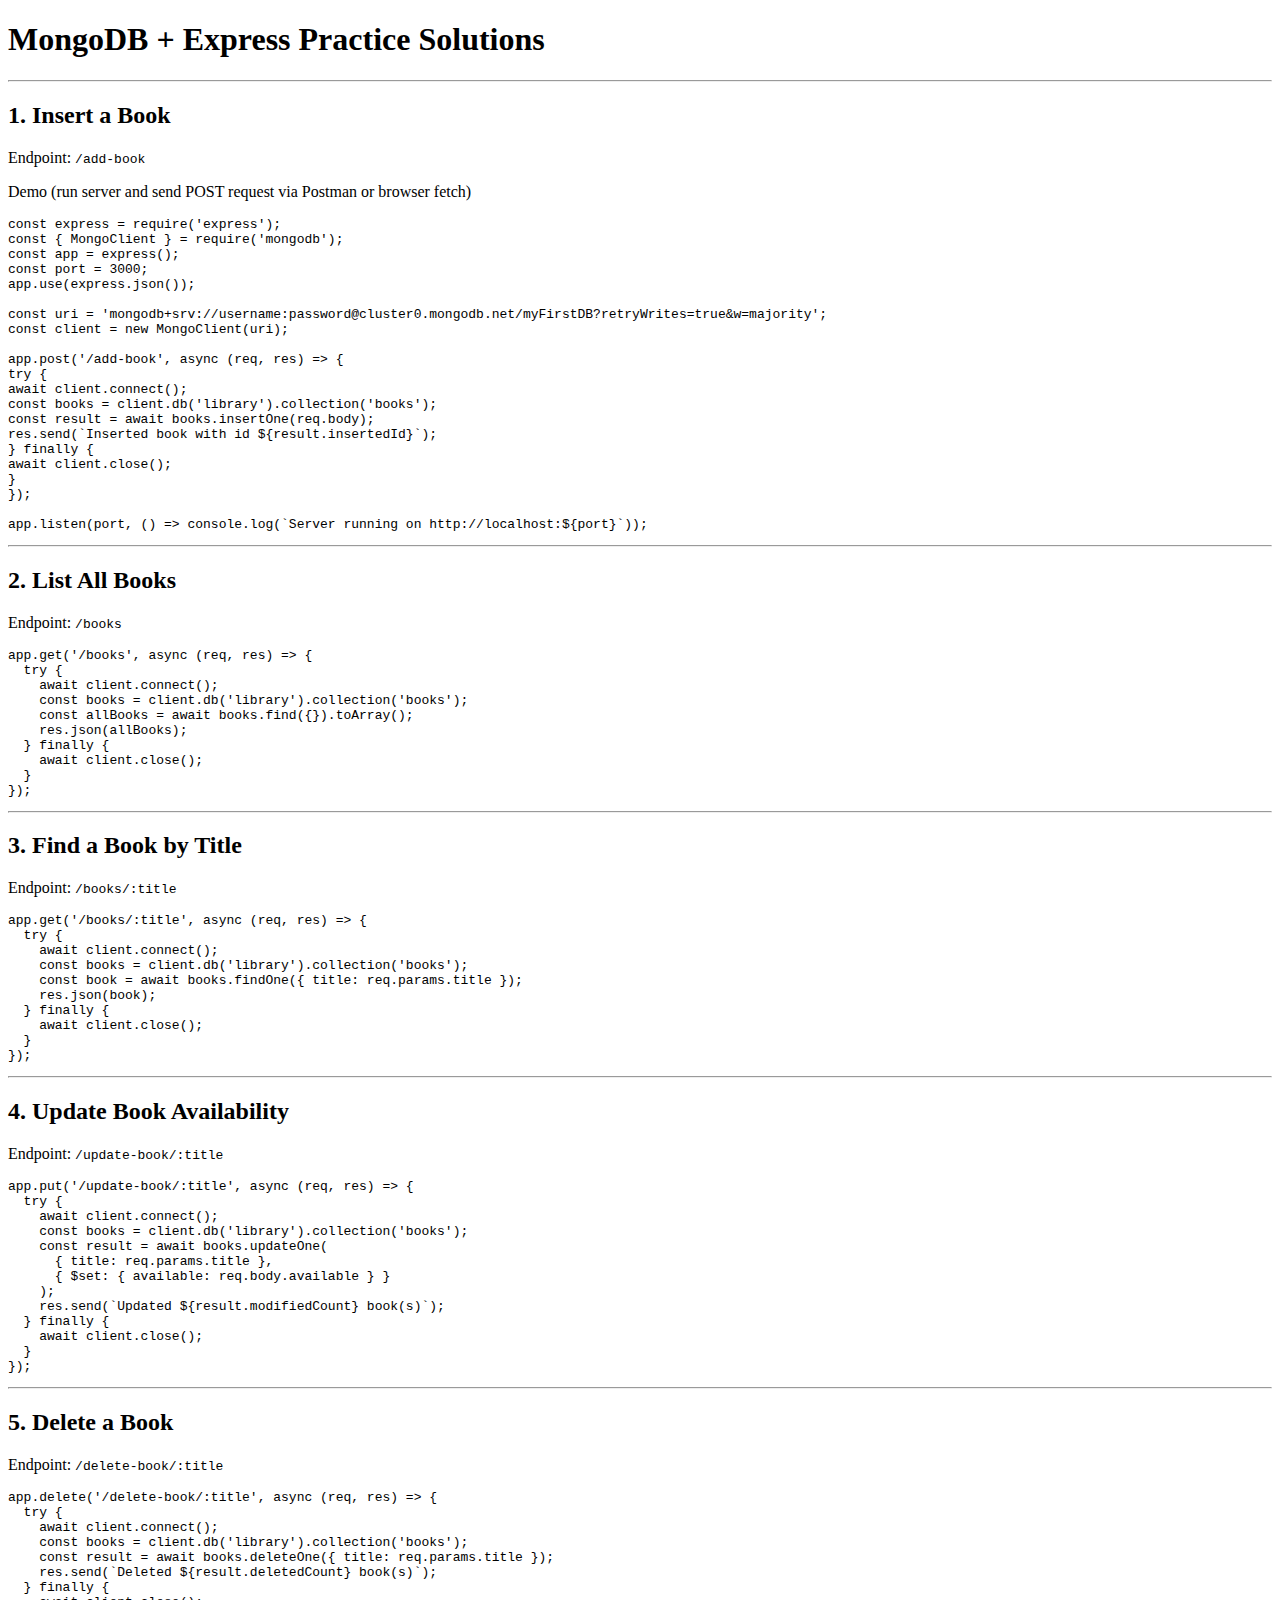
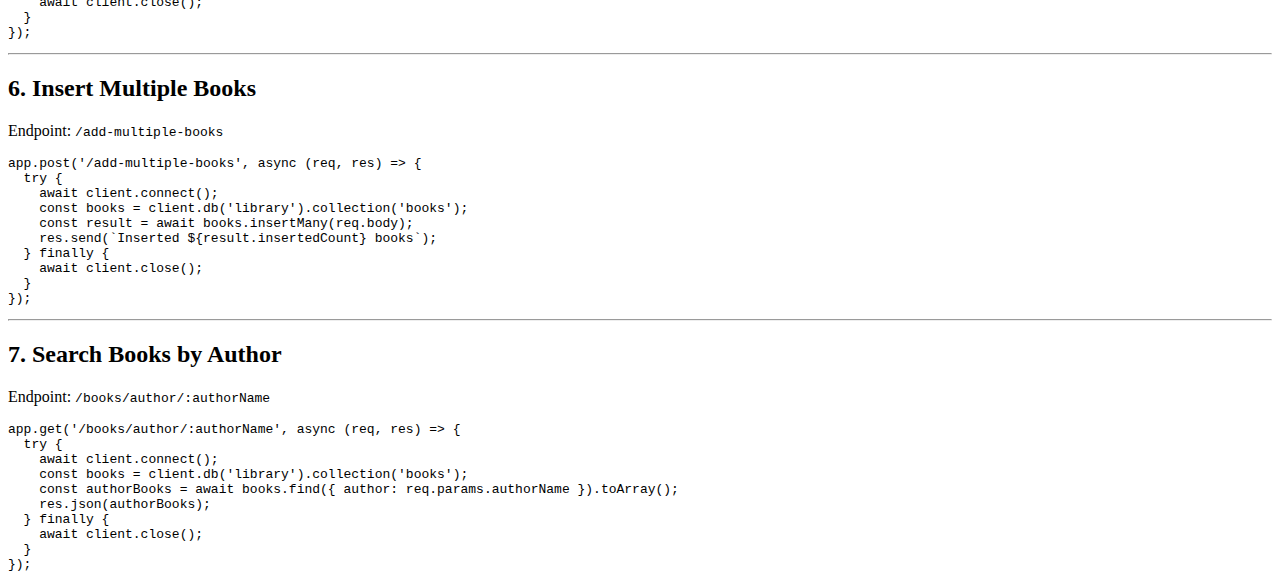
<file: 0.030 mongodb introducion/index.html>
<!DOCTYPE html>

<html lang="en">
<head>
  <meta charset="UTF-8">
  <meta name="viewport" content="width=device-width, initial-scale=1.0">
  <title>MongoDB + Express Solutions</title>
</head>
<body>
  <h1>MongoDB + Express Practice Solutions</h1>

  <hr>
  <h2>1. Insert a Book</h2>
  <p>Endpoint: <code>/add-book</code></p>
  <p>Demo (run server and send POST request via Postman or browser fetch)</p>
  <pre><code>const express = require('express');
const { MongoClient } = require('mongodb');
const app = express();
const port = 3000;
app.use(express.json());

const uri = 'mongodb+srv://username:password@cluster0.mongodb.net/myFirstDB?retryWrites=true&w=majority';
const client = new MongoClient(uri);

app.post('/add-book', async (req, res) => {
try {
await client.connect();
const books = client.db('library').collection('books');
const result = await books.insertOne(req.body);
res.send(`Inserted book with id ${result.insertedId}`);
} finally {
await client.close();
}
});

app.listen(port, () => console.log(`Server running on http://localhost:${port}`));</code></pre>

  <hr>
  <h2>2. List All Books</h2>
  <p>Endpoint: <code>/books</code></p>
  <pre><code>app.get('/books', async (req, res) => {
  try {
    await client.connect();
    const books = client.db('library').collection('books');
    const allBooks = await books.find({}).toArray();
    res.json(allBooks);
  } finally {
    await client.close();
  }
});</code></pre>

  <hr>
  <h2>3. Find a Book by Title</h2>
  <p>Endpoint: <code>/books/:title</code></p>
  <pre><code>app.get('/books/:title', async (req, res) => {
  try {
    await client.connect();
    const books = client.db('library').collection('books');
    const book = await books.findOne({ title: req.params.title });
    res.json(book);
  } finally {
    await client.close();
  }
});</code></pre>

  <hr>
  <h2>4. Update Book Availability</h2>
  <p>Endpoint: <code>/update-book/:title</code></p>
  <pre><code>app.put('/update-book/:title', async (req, res) => {
  try {
    await client.connect();
    const books = client.db('library').collection('books');
    const result = await books.updateOne(
      { title: req.params.title },
      { $set: { available: req.body.available } }
    );
    res.send(`Updated ${result.modifiedCount} book(s)`);
  } finally {
    await client.close();
  }
});</code></pre>

  <hr>
  <h2>5. Delete a Book</h2>
  <p>Endpoint: <code>/delete-book/:title</code></p>
  <pre><code>app.delete('/delete-book/:title', async (req, res) => {
  try {
    await client.connect();
    const books = client.db('library').collection('books');
    const result = await books.deleteOne({ title: req.params.title });
    res.send(`Deleted ${result.deletedCount} book(s)`);
  } finally {
    await client.close();
  }
});</code></pre>

  <hr>
  <h2>6. Insert Multiple Books</h2>
  <p>Endpoint: <code>/add-multiple-books</code></p>
  <pre><code>app.post('/add-multiple-books', async (req, res) => {
  try {
    await client.connect();
    const books = client.db('library').collection('books');
    const result = await books.insertMany(req.body);
    res.send(`Inserted ${result.insertedCount} books`);
  } finally {
    await client.close();
  }
});</code></pre>

  <hr>
  <h2>7. Search Books by Author</h2>
  <p>Endpoint: <code>/books/author/:authorName</code></p>
  <pre><code>app.get('/books/author/:authorName', async (req, res) => {
  try {
    await client.connect();
    const books = client.db('library').collection('books');
    const authorBooks = await books.find({ author: req.params.authorName }).toArray();
    res.json(authorBooks);
  } finally {
    await client.close();
  }
});</code></pre>

</body>
</html>
</file>
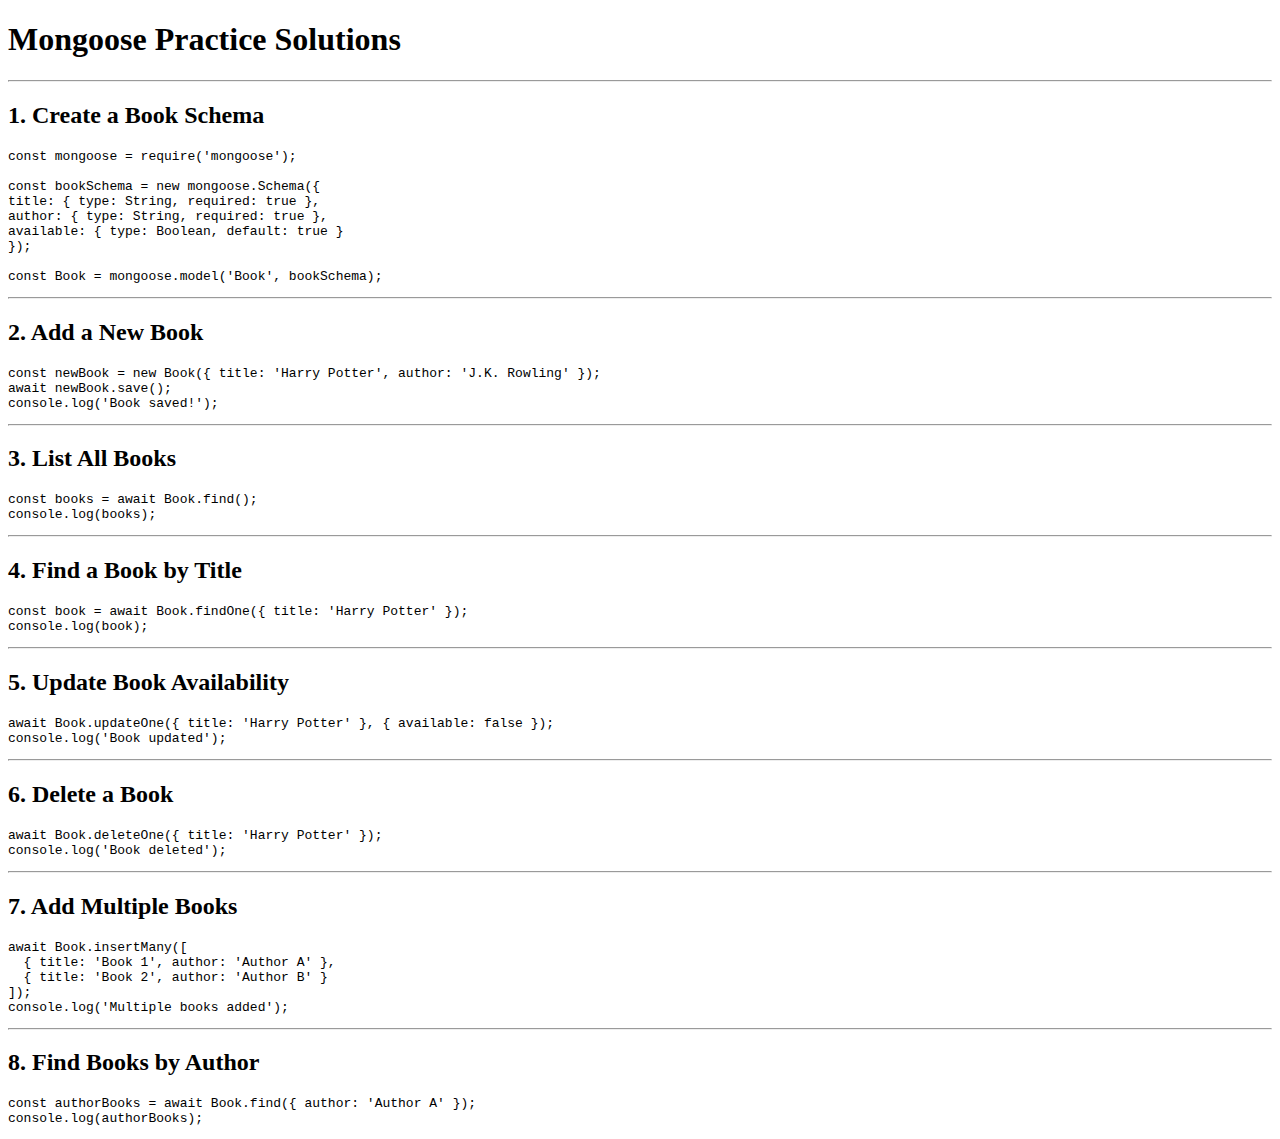
<file: 0.031 mongoose introdiction/index.html>
<!DOCTYPE html>

<html lang="en">
<head>
  <meta charset="UTF-8">
  <meta name="viewport" content="width=device-width, initial-scale=1.0">
  <title>Mongoose Practice Solutions</title>
</head>
<body>
  <h1>Mongoose Practice Solutions</h1>

  <hr>
  <h2>1. Create a Book Schema</h2>
  <pre><code>const mongoose = require('mongoose');

const bookSchema = new mongoose.Schema({
title: { type: String, required: true },
author: { type: String, required: true },
available: { type: Boolean, default: true }
});

const Book = mongoose.model('Book', bookSchema); </code></pre>

  <hr>
  <h2>2. Add a New Book</h2>
  <pre><code>const newBook = new Book({ title: 'Harry Potter', author: 'J.K. Rowling' });
await newBook.save();
console.log('Book saved!');</code></pre>

  <hr>
  <h2>3. List All Books</h2>
  <pre><code>const books = await Book.find();
console.log(books);</code></pre>

  <hr>
  <h2>4. Find a Book by Title</h2>
  <pre><code>const book = await Book.findOne({ title: 'Harry Potter' });
console.log(book);</code></pre>

  <hr>
  <h2>5. Update Book Availability</h2>
  <pre><code>await Book.updateOne({ title: 'Harry Potter' }, { available: false });
console.log('Book updated');</code></pre>

  <hr>
  <h2>6. Delete a Book</h2>
  <pre><code>await Book.deleteOne({ title: 'Harry Potter' });
console.log('Book deleted');</code></pre>

  <hr>
  <h2>7. Add Multiple Books</h2>
  <pre><code>await Book.insertMany([
  { title: 'Book 1', author: 'Author A' },
  { title: 'Book 2', author: 'Author B' }
]);
console.log('Multiple books added');</code></pre>

  <hr>
  <h2>8. Find Books by Author</h2>
  <pre><code>const authorBooks = await Book.find({ author: 'Author A' });
console.log(authorBooks);</code></pre>

</body>
</html>
</file>
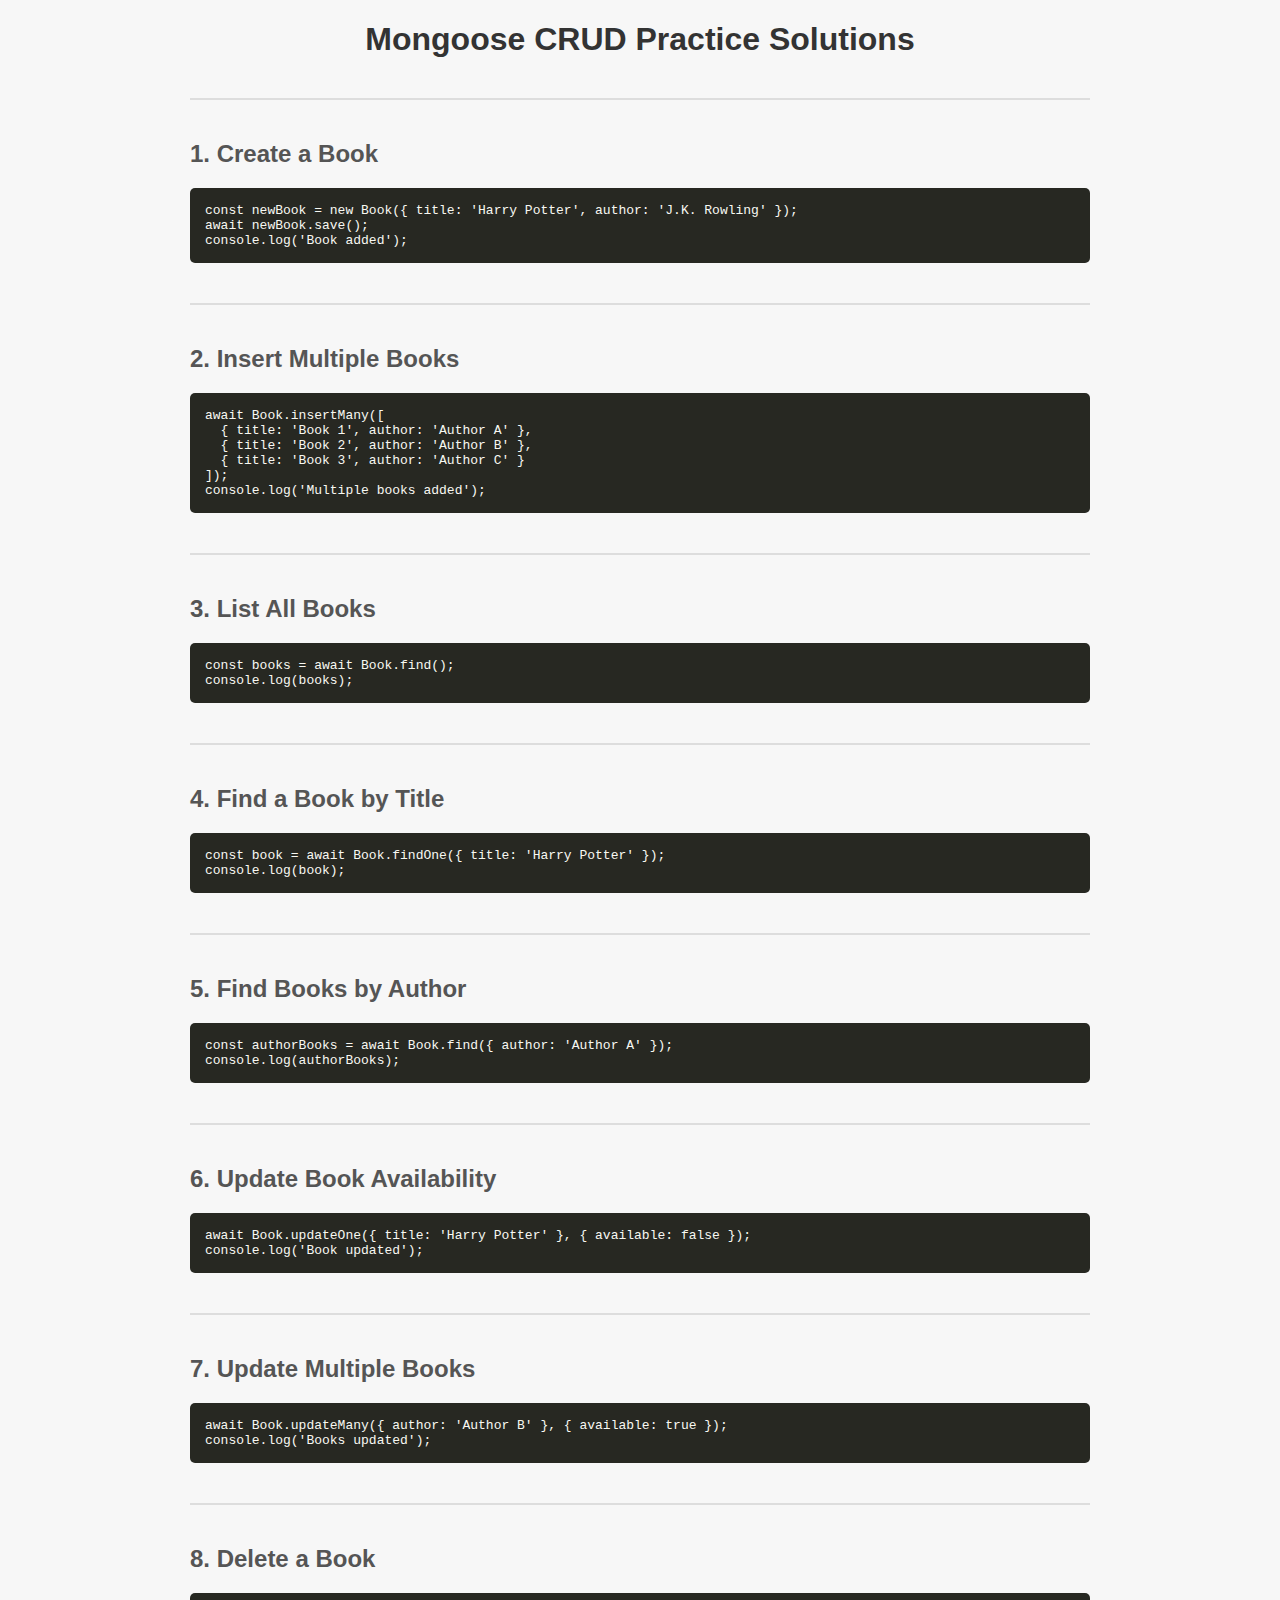
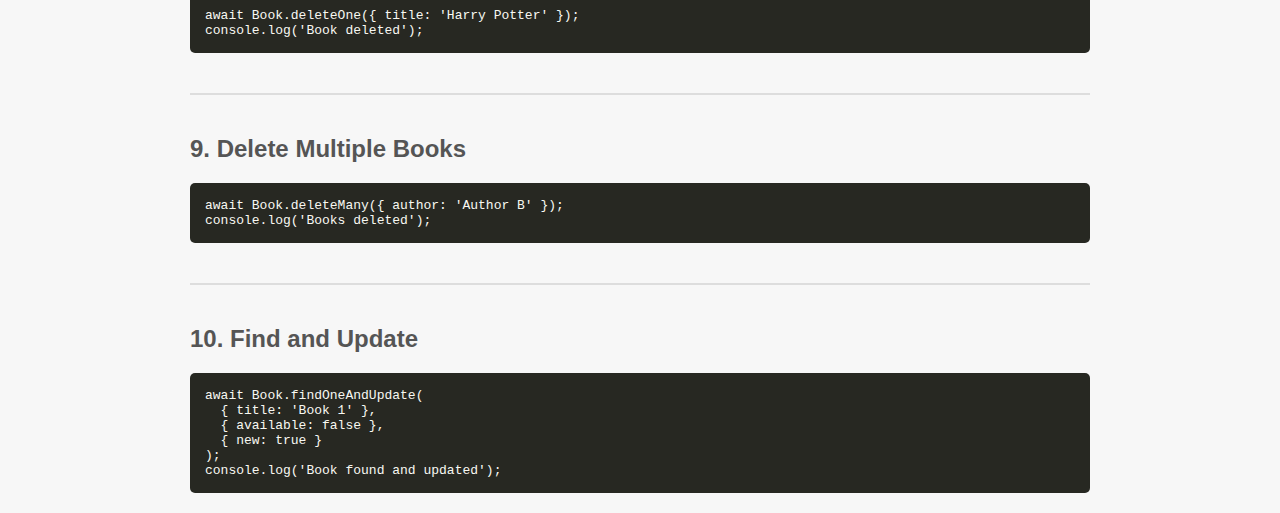
<file: 0.032 crud operation in mongodb/index.html>
<!DOCTYPE html>

<html lang="en">
<head>
  <meta charset="UTF-8">
  <meta name="viewport" content="width=device-width, initial-scale=1.0">
  <title>Mongoose CRUD Solutions</title>
  <style>
    body { font-family: Arial, sans-serif; margin: 20px; background-color: #f7f7f7; }
    h1 { color: #333; text-align: center; }
    h2 { color: #555; margin-top: 30px; }
    pre { background-color: #272822; color: #f8f8f2; padding: 15px; border-radius: 5px; overflow-x: auto; }
    hr { border: none; border-top: 2px solid #ddd; margin: 40px 0; }
    body > div { max-width: 900px; margin: auto; }
    p { color: #666; }
  </style>
</head>
<body>
  <div>
  <h1>Mongoose CRUD Practice Solutions</h1>

  <hr>
  <h2>1. Create a Book</h2>
  <pre><code>const newBook = new Book({ title: 'Harry Potter', author: 'J.K. Rowling' });
await newBook.save();
console.log('Book added');</code></pre>

  <hr>
  <h2>2. Insert Multiple Books</h2>
  <pre><code>await Book.insertMany([
  { title: 'Book 1', author: 'Author A' },
  { title: 'Book 2', author: 'Author B' },
  { title: 'Book 3', author: 'Author C' }
]);
console.log('Multiple books added');</code></pre>

  <hr>
  <h2>3. List All Books</h2>
  <pre><code>const books = await Book.find();
console.log(books);</code></pre>

  <hr>
  <h2>4. Find a Book by Title</h2>
  <pre><code>const book = await Book.findOne({ title: 'Harry Potter' });
console.log(book);</code></pre>

  <hr>
  <h2>5. Find Books by Author</h2>
  <pre><code>const authorBooks = await Book.find({ author: 'Author A' });
console.log(authorBooks);</code></pre>

  <hr>
  <h2>6. Update Book Availability</h2>
  <pre><code>await Book.updateOne({ title: 'Harry Potter' }, { available: false });
console.log('Book updated');</code></pre>

  <hr>
  <h2>7. Update Multiple Books</h2>
  <pre><code>await Book.updateMany({ author: 'Author B' }, { available: true });
console.log('Books updated');</code></pre>

  <hr>
  <h2>8. Delete a Book</h2>
  <pre><code>await Book.deleteOne({ title: 'Harry Potter' });
console.log('Book deleted');</code></pre>

  <hr>
  <h2>9. Delete Multiple Books</h2>
  <pre><code>await Book.deleteMany({ author: 'Author B' });
console.log('Books deleted');</code></pre>

  <hr>
  <h2>10. Find and Update</h2>
  <pre><code>await Book.findOneAndUpdate(
  { title: 'Book 1' },
  { available: false },
  { new: true }
);
console.log('Book found and updated');</code></pre>
  </div>
</body>
</html>
</file>
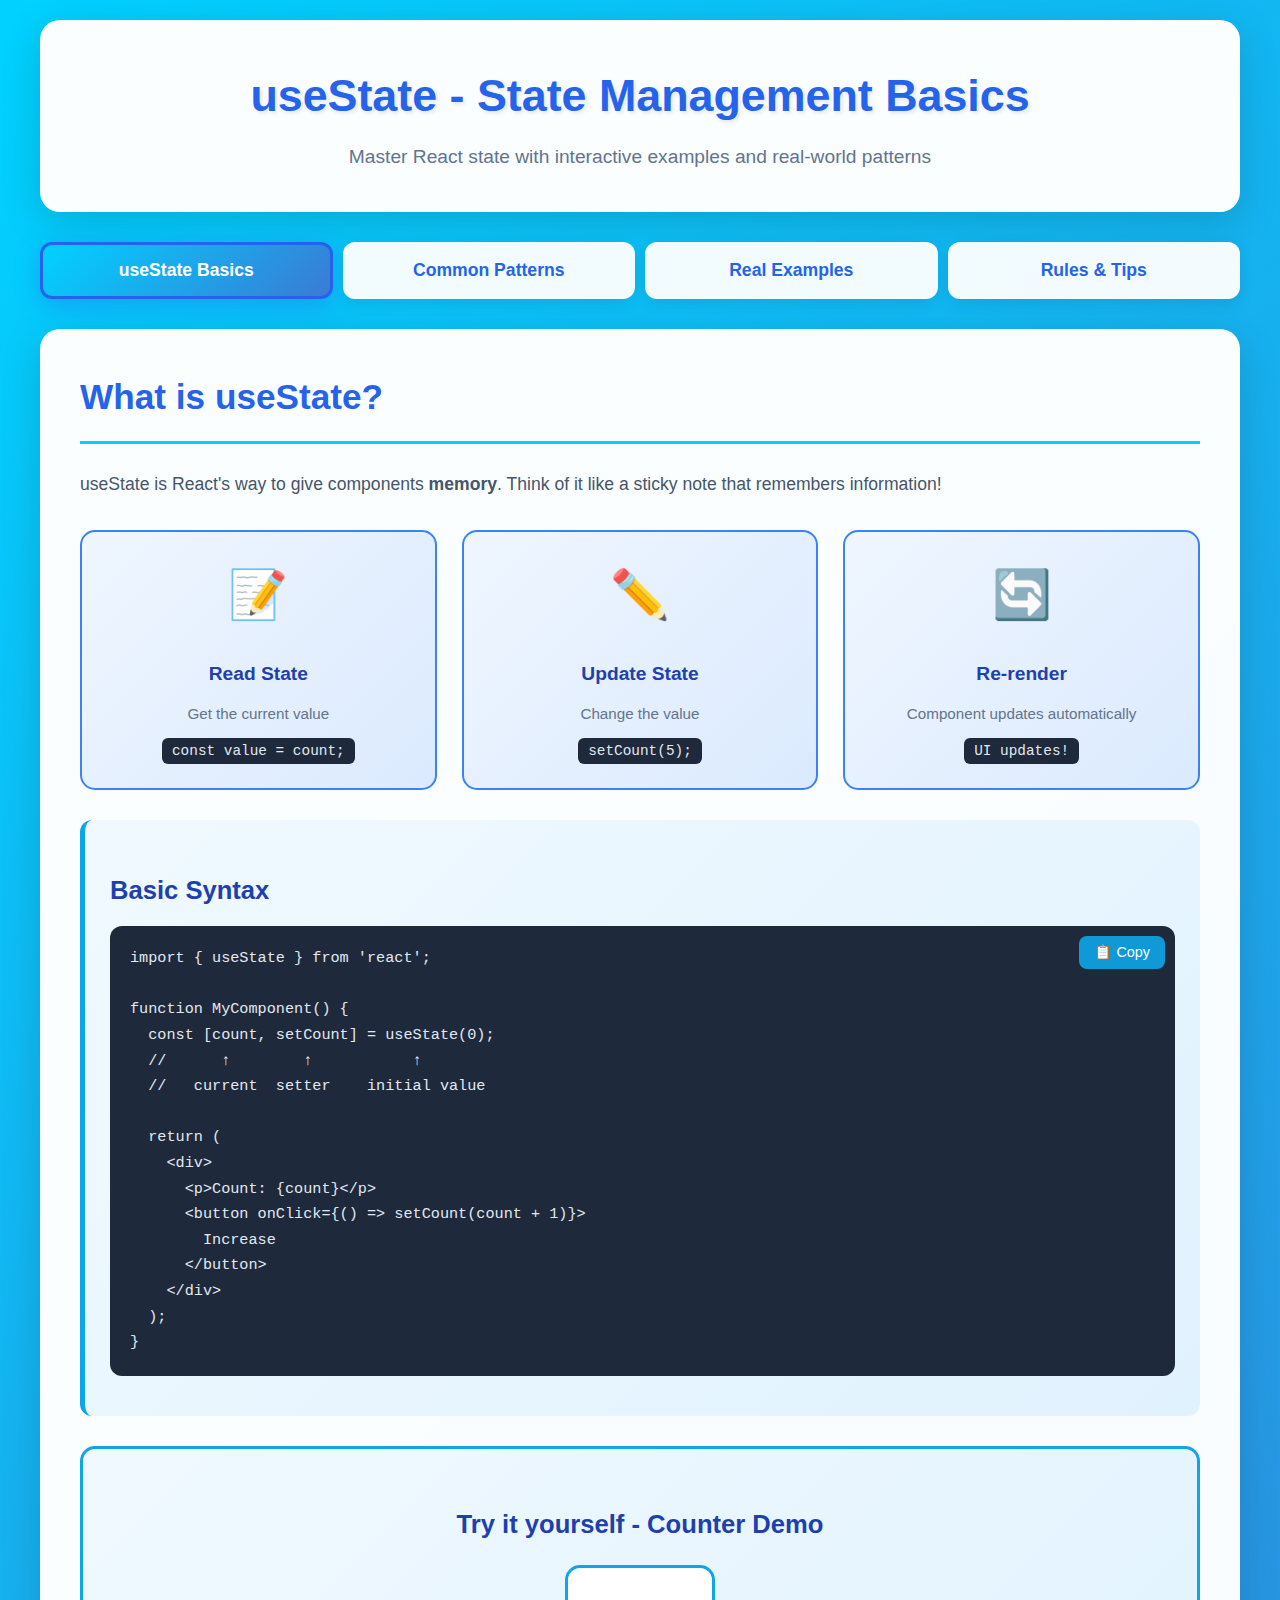
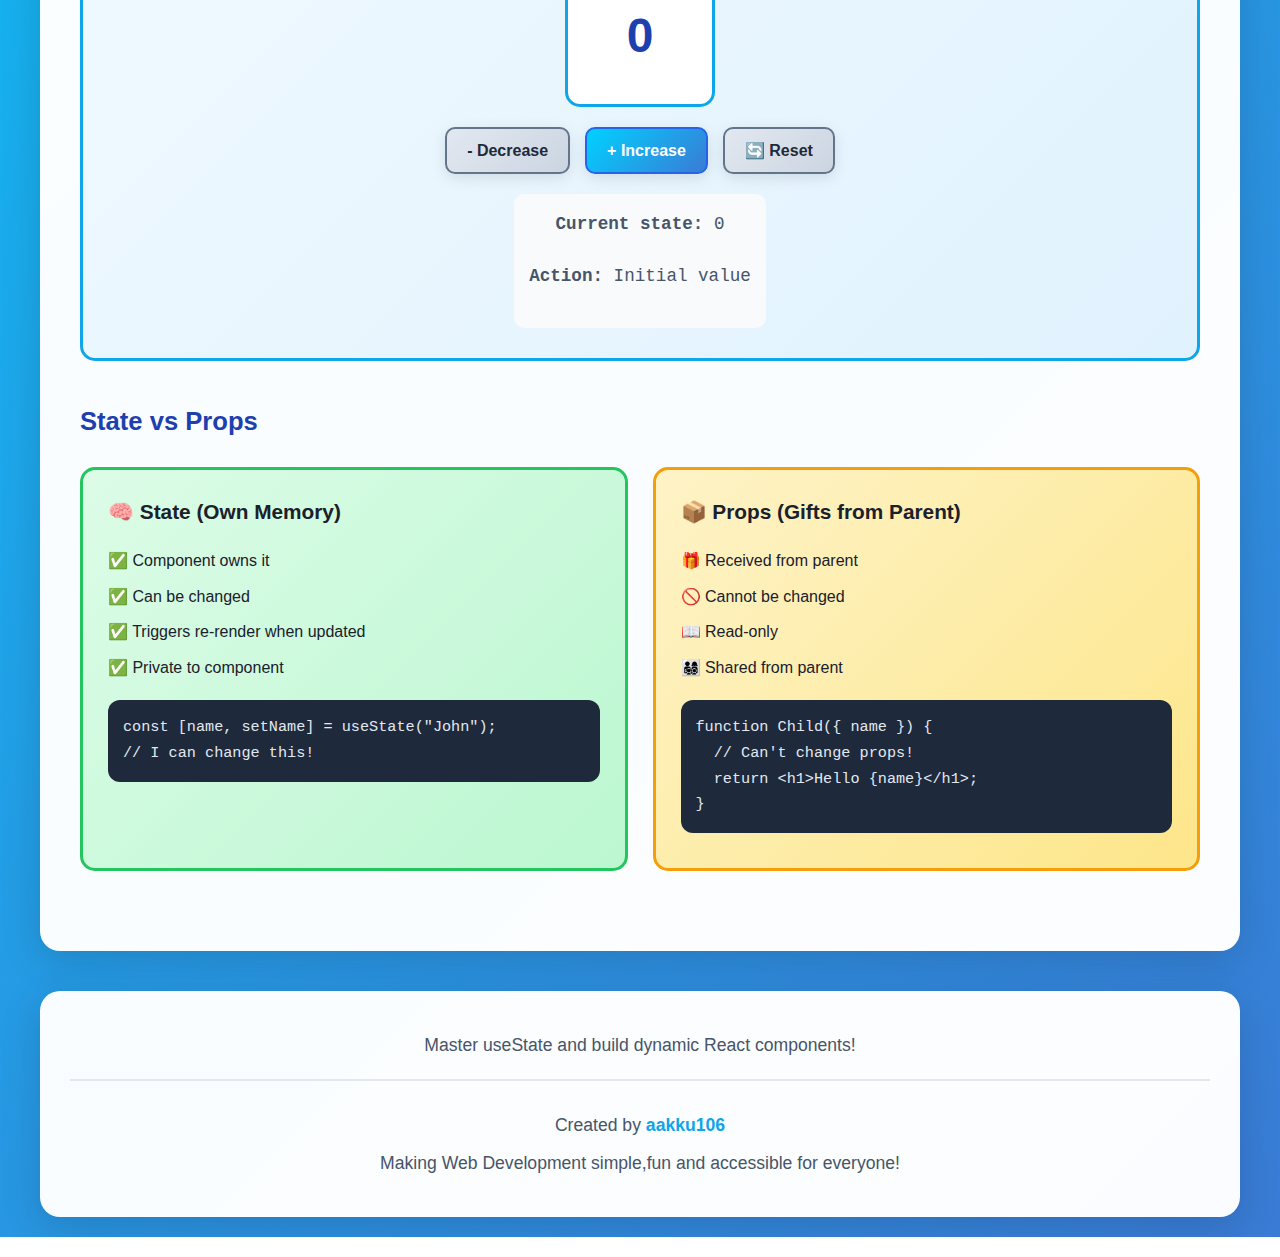
<file: 0.034 useState/index.html>
<!-- @format -->

<!DOCTYPE html>
<html lang="en">
  <head>
    <meta charset="UTF-8" />
    <meta name="viewport" content="width=device-width, initial-scale=1.0" />
    <title>useState - React State Management Basics</title>
    <link rel="stylesheet" href="style.css" />
  </head>
  <body>
    <div class="container">
      <header>
        <h1>useState - State Management Basics</h1>
        <p>
          Master React state with interactive examples and real-world patterns
        </p>
      </header>

      <!-- Tab Navigation -->
      <div class="tabs">
        <button class="tab-btn active" onclick="showTab('basics')">
          useState Basics
        </button>
        <button class="tab-btn" onclick="showTab('patterns')">
          Common Patterns
        </button>
        <button class="tab-btn" onclick="showTab('examples')">
          Real Examples
        </button>
        <button class="tab-btn" onclick="showTab('rules')">Rules & Tips</button>
      </div>

      <!-- Tab Contents -->
      <main>
        <!-- Basics Tab -->
        <div id="basics" class="tab-content active">
          <section class="content-section">
            <h2>What is useState?</h2>
            <p>
              useState is React's way to give components
              <strong>memory</strong>. Think of it like a sticky note that
              remembers information!
            </p>

            <div class="concept-visual">
              <div class="concept-item">
                <div class="concept-icon">📝</div>
                <h3>Read State</h3>
                <p>Get the current value</p>
                <code>const value = count;</code>
              </div>
              <div class="concept-item">
                <div class="concept-icon">✏️</div>
                <h3>Update State</h3>
                <p>Change the value</p>
                <code>setCount(5);</code>
              </div>
              <div class="concept-item">
                <div class="concept-icon">🔄</div>
                <h3>Re-render</h3>
                <p>Component updates automatically</p>
                <code>UI updates!</code>
              </div>
            </div>

            <div class="syntax-demo">
              <h3>Basic Syntax</h3>
              <div class="code-example">
                <button class="copy-btn" onclick="copyCode(this)">
                  📋 Copy
                </button>
                <pre><code>import { useState } from 'react';

function MyComponent() {
  const [count, setCount] = useState(0);
  //      ↑        ↑           ↑
  //   current  setter    initial value
  
  return (
    &lt;div&gt;
      &lt;p&gt;Count: {count}&lt;/p&gt;
      &lt;button onClick={() =&gt; setCount(count + 1)}&gt;
        Increase
      &lt;/button&gt;
    &lt;/div&gt;
  );
}</code></pre>
              </div>
            </div>

            <div class="interactive-demo">
              <h3>Try it yourself - Counter Demo</h3>
              <div class="demo-container">
                <div class="demo-output">
                  <span class="count-display" id="countDisplay">0</span>
                </div>
                <div class="demo-controls">
                  <button class="demo-btn" onclick="decreaseCount()">
                    - Decrease
                  </button>
                  <button class="demo-btn primary" onclick="increaseCount()">
                    + Increase
                  </button>
                  <button class="demo-btn" onclick="resetCount()">
                    🔄 Reset
                  </button>
                </div>
                <div class="demo-code">
                  <p>
                    <strong>Current state:</strong>
                    <span id="currentState">0</span>
                  </p>
                  <p>
                    <strong>Action:</strong>
                    <span id="lastAction">Initial value</span>
                  </p>
                </div>
              </div>
            </div>

            <div class="state-vs-props">
              <h3>State vs Props</h3>
              <div class="comparison-grid">
                <div class="comparison-card state">
                  <h4>🧠 State (Own Memory)</h4>
                  <ul>
                    <li>✅ Component owns it</li>
                    <li>✅ Can be changed</li>
                    <li>✅ Triggers re-render when updated</li>
                    <li>✅ Private to component</li>
                  </ul>
                  <div class="code-example small">
                    <pre><code>const [name, setName] = useState("John");
// I can change this!</code></pre>
                  </div>
                </div>
                <div class="comparison-card props">
                  <h4>📦 Props (Gifts from Parent)</h4>
                  <ul>
                    <li>🎁 Received from parent</li>
                    <li>🚫 Cannot be changed</li>
                    <li>📖 Read-only</li>
                    <li>👨‍👩‍👧‍👦 Shared from parent</li>
                  </ul>
                  <div class="code-example small">
                    <pre><code>function Child({ name }) {
  // Can't change props!
  return &lt;h1&gt;Hello {name}&lt;/h1&gt;;
}</code></pre>
                  </div>
                </div>
              </div>
            </div>
          </section>
        </div>

        <!-- Patterns Tab -->
        <div id="patterns" class="tab-content">
          <section class="content-section">
            <h2>Common useState Patterns</h2>

            <div class="pattern-grid">
              <div class="pattern-card">
                <h3>Numbers</h3>
                <p>Perfect for counters, scores, ages, quantities</p>
                <div class="pattern-demo">
                  <div class="demo-controls">
                    <label>Age: <span id="ageValue">25</span></label>
                    <button onclick="changeAge(-1)">👶 Younger</button>
                    <button onclick="changeAge(1)">👴 Older</button>
                  </div>
                </div>
                <div class="code-example">
                  <button class="copy-btn" onclick="copyCode(this)">
                    📋 Copy
                  </button>
                  <pre><code>const [age, setAge] = useState(25);
const [score, setScore] = useState(0);

// Usage
setAge(age + 1);
setScore(score + 10);</code></pre>
                </div>
              </div>

              <div class="pattern-card">
                <h3>Strings</h3>
                <p>Great for names, messages, inputs, text content</p>
                <div class="pattern-demo">
                  <input
                    type="text"
                    id="nameInput"
                    placeholder="Enter your name"
                    oninput="updateName(this.value)" />
                  <p>Hello, <span id="nameDisplay">Anonymous</span>!</p>
                </div>
                <div class="code-example">
                  <button class="copy-btn" onclick="copyCode(this)">
                    📋 Copy
                  </button>
                  <pre><code>const [name, setName] = useState("");
const [message, setMessage] = useState("Hello!");

// Usage
setName(e.target.value);
setMessage("Goodbye!");</code></pre>
                </div>
              </div>

              <div class="pattern-card">
                <h3>Booleans</h3>
                <p>Perfect for show/hide, on/off, true/false states</p>
                <div class="pattern-demo">
                  <button onclick="toggleVisibility()">
                    <span id="toggleBtn">Show</span> Secret
                  </button>
                  <p id="secretMessage" style="display: none">
                    This is a secret message!
                  </p>
                </div>
                <div class="code-example">
                  <button class="copy-btn" onclick="copyCode(this)">
                    📋 Copy
                  </button>
                  <pre><code>const [isVisible, setIsVisible] = useState(false);
const [isLiked, setIsLiked] = useState(false);

// Usage
setIsVisible(!isVisible);
setIsLiked(!isLiked);</code></pre>
                </div>
              </div>

              <div class="pattern-card">
                <h3>Arrays</h3>
                <p>Ideal for lists, todos, items, collections</p>
                <div class="pattern-demo">
                  <button onclick="addFruit()">Add Fruit</button>
                  <button onclick="removeFruit()">Remove Last</button>
                  <ul id="fruitList">
                    <li>🍎 Apple</li>
                    <li>🍌 Banana</li>
                  </ul>
                </div>
                <div class="code-example">
                  <button class="copy-btn" onclick="copyCode(this)">
                    📋 Copy
                  </button>
                  <pre><code>const [items, setItems] = useState(["Apple", "Banana"]);

// Add item
setItems([...items, "Orange"]);

// Remove item
setItems(items.filter((_, i) => i !== index));</code></pre>
                </div>
              </div>

              <div class="pattern-card">
                <h3>Objects</h3>
                <p>Perfect for user info, settings, form data</p>
                <div class="pattern-demo">
                  <button onclick="updateUserName()">Change Name</button>
                  <button onclick="updateUserAge()">Birthday!</button>
                  <div class="user-info">
                    <p>👤 <span id="userName">Aakku</span></p>
                    <p>🎂 <span id="userAge">20</span> years old</p>
                    <p>📧 adarasha.gaihre106@gmail.com</p>
                  </div>
                </div>
                <div class="code-example">
                  <button class="copy-btn" onclick="copyCode(this)">
                    📋 Copy
                  </button>
                  <pre><code>const [user, setUser] = useState({
  name: "John",
  age: 25,
  email: "john@example.com"
});

// Update object
setUser({...user, name: "Jane"});</code></pre>
                </div>
              </div>
            </div>
          </section>
        </div>

        <!-- Examples Tab -->
        <div id="examples" class="tab-content">
          <section class="content-section">
            <h2>Real-World Examples</h2>

            <div class="example-card">
              <h3>💙 Like Button (Social Media Style)</h3>
              <div class="like-demo">
                <button class="like-button" onclick="toggleLike()">
                  <span id="likeIcon">🤍</span>
                  <span id="likeCount">0</span> Likes
                </button>
                <p class="like-status" id="likeStatus">
                  Click to like this post!
                </p>
              </div>
              <div class="code-example">
                <button class="copy-btn" onclick="copyCode(this)">
                  📋 Copy
                </button>
                <pre><code>function LikeButton() {
  const [likes, setLikes] = useState(0);
  const [isLiked, setIsLiked] = useState(false);
  
  const handleLike = () => {
    if (isLiked) {
      setLikes(likes - 1);
      setIsLiked(false);
    } else {
      setLikes(likes + 1);
      setIsLiked(true);
    }
  };
  
  return (
    &lt;button onClick={handleLike}&gt;
      {isLiked ? "💙" : "🤍"} {likes} Likes
    &lt;/button&gt;
  );
}</code></pre>
              </div>
            </div>

            <div class="example-card">
              <h3>Simple Todo List</h3>
              <div class="todo-demo">
                <div class="todo-input">
                  <input
                    type="text"
                    id="todoInput"
                    placeholder="Add a new todo..."
                    onkeypress="handleTodoKeyPress(event)" />
                  <button onclick="addTodo()">➕ Add</button>
                </div>
                <ul id="todoList" class="todo-list">
                  <!-- Todos will be added dynamically -->
                </ul>
                <p class="todo-count">
                  Total todos: <span id="todoCount">0</span>
                </p>
              </div>
              <div class="code-example">
                <button class="copy-btn" onclick="copyCode(this)">
                  📋 Copy
                </button>
                <pre><code>function TodoList() {
  const [todos, setTodos] = useState([]);
  const [inputValue, setInputValue] = useState("");
  
  const addTodo = () => {
    if (inputValue.trim()) {
      setTodos([...todos, { 
        id: Date.now(), 
        text: inputValue, 
        completed: false 
      }]);
      setInputValue("");
    }
  };
  
  const toggleTodo = (id) => {
    setTodos(todos.map(todo => 
      todo.id === id 
        ? { ...todo, completed: !todo.completed }
        : todo
    ));
  };
  
  return (
    &lt;div&gt;
      &lt;input 
        value={inputValue}
        onChange={(e) =&gt; setInputValue(e.target.value)}
        placeholder="Add a todo..."
      /&gt;
      &lt;button onClick={addTodo}&gt;Add&lt;/button&gt;
      
      &lt;ul&gt;
        {todos.map(todo =&gt; (
          &lt;li key={todo.id}&gt;
            &lt;span style={{
              textDecoration: todo.completed ? 'line-through' : 'none'
            }}&gt;
              {todo.text}
            &lt;/span&gt;
            &lt;button onClick={() =&gt; toggleTodo(todo.id)}&gt;
              {todo.completed ? "Undo" : "Done"}
            &lt;/button&gt;
          &lt;/li&gt;
        ))}
      &lt;/ul&gt;
    &lt;/div&gt;
  );
}</code></pre>
              </div>
            </div>

            <div class="example-card">
              <h3>📋 Contact Form with Validation</h3>
              <div class="form-demo">
                <form id="contactForm" onsubmit="handleFormSubmit(event)">
                  <div class="form-group">
                    <input
                      type="text"
                      id="formName"
                      placeholder="Your Name"
                      required />
                    <span class="error-message" id="nameError"></span>
                  </div>
                  <div class="form-group">
                    <input
                      type="email"
                      id="formEmail"
                      placeholder="Your Email"
                      required />
                    <span class="error-message" id="emailError"></span>
                  </div>
                  <div class="form-group">
                    <textarea
                      id="formMessage"
                      placeholder="Your Message"
                      rows="4"
                      required></textarea>
                    <span class="error-message" id="messageError"></span>
                  </div>
                  <button type="submit">📤 Send Message</button>
                </form>
                <div
                  id="formSuccess"
                  class="success-message"
                  style="display: none">
                  Message sent successfully!
                </div>
              </div>
              <div class="code-example">
                <button class="copy-btn" onclick="copyCode(this)">
                  📋 Copy
                </button>
                <pre><code>function ContactForm() {
  const [formData, setFormData] = useState({
    name: "", email: "", message: ""
  });
  const [errors, setErrors] = useState({});
  
  const handleChange = (e) => {
    setFormData({
      ...formData,
      [e.target.name]: e.target.value
    });
  };
  
  const validateForm = () => {
    const newErrors = {};
    
    if (!formData.name.trim()) {
      newErrors.name = "Name is required";
    }
    if (!formData.email.includes("@")) {
      newErrors.email = "Valid email is required";
    }
    if (formData.message.length &lt; 10) {
      newErrors.message = "Message must be at least 10 characters";
    }
    
    setErrors(newErrors);
    return Object.keys(newErrors).length === 0;
  };
  
  const handleSubmit = (e) => {
    e.preventDefault();
    if (validateForm()) {
      alert("Form submitted successfully!");
      setFormData({ name: "", email: "", message: "" });
    }
  };
  
  return (
    &lt;form onSubmit={handleSubmit}&gt;
      &lt;input
        name="name"
        value={formData.name}
        onChange={handleChange}
        placeholder="Your Name"
      /&gt;
      {errors.name && &lt;p style={{color: 'red'}}&gt;{errors.name}&lt;/p&gt;}
      {/* ... more form fields ... */}
      &lt;button type="submit"&gt;Send Message&lt;/button&gt;
    &lt;/form&gt;
  );
}</code></pre>
              </div>
            </div>
          </section>
        </div>

        <!-- Rules Tab -->
        <div id="rules" class="tab-content">
          <section class="content-section">
            <h2>useState Rules & Best Practices</h2>

            <div class="rules-grid">
              <div class="rule-card do">
                <h3>DO</h3>
                <ul>
                  <li>
                    <strong>Always use setter function</strong>
                    <code>setCount(count + 1)</code>
                  </li>
                  <li>
                    <strong>Use functional updates for complex state</strong>
                    <code>setCount(prev => prev + 1)</code>
                  </li>
                  <li>
                    <strong>Spread objects and arrays</strong>
                    <code>setUser({...user, name: "Jane"})</code>
                  </li>
                  <li>
                    <strong>Initialize with appropriate types</strong>
                    <code>useState(0), useState(""), useState([])</code>
                  </li>
                  <li>
                    <strong>Combine related state</strong>
                    <code>useState({name: "", email: ""})</code>
                  </li>
                </ul>
              </div>

              <div class="rule-card dont">
                <h3>DON'T</h3>
                <ul>
                  <li>
                    <strong>Never mutate state directly</strong>
                    <code>count = count + 1 // Wrong!</code>
                  </li>
                  <li>
                    <strong>Don't modify arrays/objects directly</strong>
                    <code>items.push(newItem) // Wrong!</code>
                  </li>
                  <li>
                    <strong>Don't call hooks inside conditions</strong>
                    <code>if (condition) { useState(0) } // Wrong!</code>
                  </li>
                  <li>
                    <strong>Don't rely on immediate state updates</strong>
                    <code>setState(x); console.log(x) // Old value!</code>
                  </li>
                  <li>
                    <strong>Don't create too many separate states</strong>
                    <code
                      >// Too many: useState(), useState(), useState()...</code
                    >
                  </li>
                </ul>
              </div>
            </div>

            <div class="tips-section">
              <h3>💡 Performance Tips</h3>
              <div class="tip-cards">
                <div class="tip-card">
                  <h4>1. Functional Updates</h4>
                  <p>
                    Use functional updates when the new state depends on the
                    previous state:
                  </p>
                  <div class="code-example">
                    <pre><code>// Instead of this:
setCount(count + 1);

// Use this:
setCount(prev => prev + 1);</code></pre>
                  </div>
                </div>

                <div class="tip-card">
                  <h4>2. Lazy Initial State</h4>
                  <p>Use a function for expensive initial calculations:</p>
                  <div class="code-example">
                    <pre><code>// ❌ Runs on every render
const [state, setState] = useState(expensiveCalculation());

// ✅ Runs only once
const [state, setState] = useState(() => expensiveCalculation());</code></pre>
                  </div>
                </div>

                <div class="tip-card">
                  <h4>3. Combine Related State</h4>
                  <p>Group related state variables together:</p>
                  <div class="code-example">
                    <pre><code>// ❌ Too many separate states
const [loading, setLoading] = useState(false);
const [error, setError] = useState(null);
const [data, setData] = useState(null);

// Combined state
const [apiState, setApiState] = useState({
  loading: false,
  error: null,
  data: null
});</code></pre>
                  </div>
                </div>
              </div>
            </div>

            <div class="common-mistakes">
              <h3>Common Mistakes</h3>
              <div class="mistake-examples">
                <div class="mistake-card">
                  <h4>Mistake: State Not Updating Immediately</h4>
                  <div class="code-comparison">
                    <div class="wrong">
                      <h5>Wrong</h5>
                      <pre><code>const handleClick = () => {
  setCount(count + 1);
  console.log(count); // Still old value!
};</code></pre>
                    </div>
                    <div class="right">
                      <h5>Correct</h5>
                      <pre><code>const handleClick = () => {
  const newCount = count + 1;
  setCount(newCount);
  console.log(newCount); // Correct value!
};</code></pre>
                    </div>
                  </div>
                </div>

                <div class="mistake-card">
                  <h4>Mistake: Mutating Objects/Arrays</h4>
                  <div class="code-comparison">
                    <div class="wrong">
                      <h5>Wrong</h5>
                      <pre><code>// Mutates existing object
user.name = "Jane";
setUser(user);</code></pre>
                    </div>
                    <div class="right">
                      <h5>Correct</h5>
                      <pre><code>// Creates new object
setUser({...user, name: "Jane"});</code></pre>
                    </div>
                  </div>
                </div>
              </div>
            </div>
          </section>
        </div>
      </main>

      <footer>
        <div class="footer-content">
          <p>Master useState and build dynamic React components!</p>
          <div class="creator-section">
            <p>
              Created by
              <a
                href="https://github.com/aakku106"
                target="_blank"
                rel="noopener noreferrer"
                >aakku106</a
              >
            </p>
            <p>
              Making Web Development simple,fun and accessible for everyone!
            </p>
          </div>
        </div>
      </footer>
    </div>

    <script src="script.js"></script>
  </body>
</html>
</file>
<file: styles.css>
/* Global Styles for Full Stack Web Development Course */

/* CSS Variables for consistent theming */
:root {
  --primary-gradient: linear-gradient(135deg, #667eea 0%, #764ba2 100%);
  --secondary-gradient: linear-gradient(135deg, #f5f7fa 0%, #c3cfe2 100%);
  --accent-color: #667eea;
  --secondary-color: #764ba2;
  --text-primary: #333;
  --text-secondary: #666;
  --white: #ffffff;
  --shadow-light: 0 5px 15px rgba(0, 0, 0, 0.1);
  --shadow-medium: 0 10px 30px rgba(0, 0, 0, 0.2);
  --shadow-heavy: 0 15px 35px rgba(0, 0, 0, 0.15);
  --border-radius: 15px;
  --border-radius-small: 10px;
  --transition: all 0.3s ease;
}

/* Reset and Base Styles */
* {
  margin: 0;
  padding: 0;
  box-sizing: border-box;
}

html {
  scroll-behavior: smooth;
}

body {
  font-family: "Segoe UI", Tahoma, Geneva, Verdana, sans-serif;
  line-height: 1.6;
  color: var(--text-primary);
  background: var(--primary-gradient);
  min-height: 100vh;
}

/* Utility Classes */
.container {
  max-width: 1200px;
  margin: 0 auto;
  padding: 20px;
}

.text-center {
  text-align: center;
}

.text-gradient {
  background: var(--primary-gradient);
  -webkit-background-clip: text;
  -webkit-text-fill-color: transparent;
  background-clip: text;
}

.btn {
  display: inline-block;
  padding: 12px 24px;
  border-radius: 8px;
  text-decoration: none;
  font-weight: bold;
  transition: var(--transition);
  cursor: pointer;
  border: none;
}

.btn-primary {
  background: var(--primary-gradient);
  color: var(--white);
}

.btn-primary:hover {
  transform: translateY(-2px);
  box-shadow: var(--shadow-medium);
}

.btn-secondary {
  background: var(--secondary-gradient);
  color: var(--text-primary);
}

.btn-secondary:hover {
  transform: translateY(-2px);
  box-shadow: var(--shadow-light);
}

/* Card Components */
.card {
  background: rgba(255, 255, 255, 0.95);
  border-radius: var(--border-radius);
  padding: 30px;
  box-shadow: var(--shadow-medium);
  margin-bottom: 30px;
}

.lesson-card {
  background: var(--secondary-gradient);
  border-radius: var(--border-radius-small);
  padding: 20px;
  transition: var(--transition);
  border-left: 5px solid var(--accent-color);
  opacity: 0;
  animation: fadeInUp 0.6s ease forwards;
}

.lesson-card:hover {
  transform: translateY(-5px);
  box-shadow: var(--shadow-heavy);
}

/* Grid Layouts */
.grid {
  display: grid;
  gap: 20px;
}

.grid-2 {
  grid-template-columns: repeat(auto-fit, minmax(300px, 1fr));
}

.grid-3 {
  grid-template-columns: repeat(auto-fit, minmax(250px, 1fr));
}

.grid-4 {
  grid-template-columns: repeat(auto-fit, minmax(200px, 1fr));
}

/* Typography */
h1,
h2,
h3,
h4,
h5,
h6 {
  margin-bottom: 1rem;
}

h1 {
  font-size: 3rem;
  font-weight: 700;
}

h2 {
  font-size: 2.5rem;
  font-weight: 600;
}

h3 {
  font-size: 1.8rem;
  font-weight: 600;
}

h4 {
  font-size: 1.2rem;
  font-weight: 600;
}

p {
  margin-bottom: 1rem;
  color: var(--text-secondary);
}

/* Progress Components */
.progress-bar {
  background: #e0e0e0;
  border-radius: 25px;
  height: 30px;
  margin-bottom: 10px;
  overflow: hidden;
}

.progress-fill {
  background: var(--primary-gradient);
  height: 100%;
  width: 0%;
  border-radius: 25px;
  transition: width 0.3s ease;
  display: flex;
  align-items: center;
  justify-content: center;
  color: var(--white);
  font-weight: bold;
}

/* Navigation */
.nav {
  background: rgba(255, 255, 255, 0.95);
  padding: 15px 0;
  border-radius: var(--border-radius);
  margin-bottom: 20px;
  box-shadow: var(--shadow-light);
}

.nav-list {
  display: flex;
  justify-content: center;
  list-style: none;
  gap: 30px;
}

.nav-link {
  color: var(--text-primary);
  text-decoration: none;
  font-weight: 500;
  transition: var(--transition);
}

.nav-link:hover {
  color: var(--accent-color);
}

/* Animations */
@keyframes fadeInUp {
  from {
    opacity: 0;
    transform: translateY(30px);
  }
  to {
    opacity: 1;
    transform: translateY(0);
  }
}

@keyframes slideInLeft {
  from {
    opacity: 0;
    transform: translateX(-30px);
  }
  to {
    opacity: 1;
    transform: translateX(0);
  }
}

@keyframes slideInRight {
  from {
    opacity: 0;
    transform: translateX(30px);
  }
  to {
    opacity: 1;
    transform: translateX(0);
  }
}

@keyframes pulse {
  0%,
  100% {
    transform: scale(1);
  }
  50% {
    transform: scale(1.05);
  }
}

/* Interactive Elements */
.interactive:hover {
  animation: pulse 0.6s ease;
}

.tooltip {
  position: relative;
  cursor: help;
}

.tooltip::after {
  content: attr(data-tooltip);
  position: absolute;
  bottom: 125%;
  left: 50%;
  transform: translateX(-50%);
  background: var(--text-primary);
  color: var(--white);
  padding: 8px 12px;
  border-radius: 6px;
  font-size: 0.8rem;
  white-space: nowrap;
  opacity: 0;
  visibility: hidden;
  transition: var(--transition);
}

.tooltip:hover::after {
  opacity: 1;
  visibility: visible;
}

/* Status Indicators */
.status {
  display: inline-block;
  padding: 4px 12px;
  border-radius: 20px;
  font-size: 0.8rem;
  font-weight: bold;
  text-transform: uppercase;
}

.status-completed {
  background: #4caf50;
  color: var(--white);
}

.status-in-progress {
  background: #ff9800;
  color: var(--white);
}

.status-not-started {
  background: #9e9e9e;
  color: var(--white);
}

/* Code Blocks */
pre,
code {
  font-family: "Courier New", Courier, monospace;
  background: #f5f5f5;
  border-radius: 4px;
}

pre {
  padding: 15px;
  overflow-x: auto;
  border-left: 4px solid var(--accent-color);
}

code {
  padding: 2px 6px;
  font-size: 0.9em;
}

/* Responsive Design */
@media (max-width: 1024px) {
  .container {
    padding: 15px;
  }

  h1 {
    font-size: 2.5rem;
  }

  h2 {
    font-size: 2rem;
  }
}

@media (max-width: 768px) {
  .container {
    padding: 10px;
  }

  h1 {
    font-size: 2rem;
  }

  h2 {
    font-size: 1.8rem;
  }

  h3 {
    font-size: 1.5rem;
  }

  .grid-2,
  .grid-3,
  .grid-4 {
    grid-template-columns: 1fr;
  }

  .nav-list {
    flex-direction: column;
    gap: 15px;
  }

  .lesson-card {
    padding: 15px;
  }
}

@media (max-width: 480px) {
  h1 {
    font-size: 1.8rem;
  }

  h2 {
    font-size: 1.5rem;
  }

  h3 {
    font-size: 1.3rem;
  }

  .card {
    padding: 20px;
  }

  .lesson-card {
    padding: 12px;
  }
}

/* Print Styles */
@media print {
  body {
    background: var(--white);
    color: var(--text-primary);
  }

  .card,
  .lesson-card {
    background: var(--white);
    box-shadow: none;
    border: 1px solid #ddd;
  }

  .btn,
  .nav {
    display: none;
  }
}

/* Dark Mode Support */
@media (prefers-color-scheme: dark) {
  :root {
    --text-primary: #e0e0e0;
    --text-secondary: #b0b0b0;
    --white: #1a1a1a;
  }

  body {
    background: linear-gradient(135deg, #2c3e50 0%, #34495e 100%);
  }

  .card {
    background: rgba(30, 30, 30, 0.95);
  }

  .lesson-card {
    background: linear-gradient(135deg, #34495e 0%, #2c3e50 100%);
  }
}

/* Accessibility Improvements */
.sr-only {
  position: absolute;
  width: 1px;
  height: 1px;
  padding: 0;
  margin: -1px;
  overflow: hidden;
  clip: rect(0, 0, 0, 0);
  border: 0;
}

/* Focus Styles */
button:focus,
a:focus,
input:focus,
textarea:focus,
select:focus {
  outline: 3px solid var(--accent-color);
  outline-offset: 2px;
}

/* High Contrast Support */
@media (prefers-contrast: high) {
  :root {
    --primary-gradient: linear-gradient(135deg, #000080 0%, #000040 100%);
    --accent-color: #0000ff;
    --secondary-color: #000080;
  }
}
</file>
<file: 0.034 useState/style.css>
/** @format */

* {
  margin: 0;
  padding: 0;
  box-sizing: border-box;
}

body {
  font-family: "Segoe UI", Tahoma, Geneva, Verdana, sans-serif;
  line-height: 1.6;
  color: #1a202c;
  background: linear-gradient(135deg, #00d2ff 0%, #3a7bd5 100%);
  min-height: 100vh;
  padding: 20px;
}

.container {
  max-width: 1200px;
  margin: 0 auto;
}

/* Header Styles */
header {
  background: rgba(255, 255, 255, 0.98);
  border-radius: 20px;
  padding: 40px;
  text-align: center;
  margin-bottom: 30px;
  box-shadow: 0 10px 40px rgba(0, 0, 0, 0.15);
}

header h1 {
  font-size: 2.8rem;
  color: #2563eb;
  margin-bottom: 10px;
  text-shadow: 2px 2px 4px rgba(0, 0, 0, 0.1);
}

header p {
  font-size: 1.2rem;
  color: #64748b;
}

/* Tab Navigation */
.tabs {
  display: flex;
  gap: 10px;
  margin-bottom: 30px;
  flex-wrap: wrap;
}

.tab-btn {
  flex: 1;
  min-width: 150px;
  padding: 15px 25px;
  background: rgba(255, 255, 255, 0.95);
  border: 3px solid transparent;
  border-radius: 12px;
  font-size: 1.1rem;
  font-weight: 600;
  color: #2563eb;
  cursor: pointer;
  transition: all 0.3s ease;
  box-shadow: 0 4px 15px rgba(0, 0, 0, 0.1);
}

.tab-btn:hover {
  background: rgba(255, 255, 255, 1);
  transform: translateY(-3px);
  box-shadow: 0 6px 20px rgba(0, 0, 0, 0.15);
}

.tab-btn.active {
  background: linear-gradient(135deg, #00d2ff 0%, #3a7bd5 100%);
  color: white;
  border-color: #2563eb;
  box-shadow: 0 6px 25px rgba(37, 99, 235, 0.4);
}

/* Tab Content */
.tab-content {
  display: none;
  animation: fadeIn 0.5s ease-in;
}

.tab-content.active {
  display: block;
}

@keyframes fadeIn {
  from {
    opacity: 0;
    transform: translateY(20px);
  }
  to {
    opacity: 1;
    transform: translateY(0);
  }
}

/* Content Sections */
.content-section {
  background: rgba(255, 255, 255, 0.98);
  border-radius: 20px;
  padding: 40px;
  box-shadow: 0 10px 40px rgba(0, 0, 0, 0.15);
}

.content-section h2 {
  color: #2563eb;
  font-size: 2.2rem;
  margin-bottom: 25px;
  border-bottom: 3px solid #00d2ff;
  padding-bottom: 15px;
}

.content-section h3 {
  color: #1e40af;
  font-size: 1.6rem;
  margin: 25px 0 15px 0;
}

.content-section p {
  color: #475569;
  font-size: 1.1rem;
  margin-bottom: 20px;
  line-height: 1.8;
}

/* Concept Visual */
.concept-visual {
  display: grid;
  grid-template-columns: repeat(auto-fit, minmax(200px, 1fr));
  gap: 25px;
  margin: 30px 0;
}

.concept-item {
  background: linear-gradient(135deg, #eff6ff 0%, #dbeafe 100%);
  border: 2px solid #3b82f6;
  border-radius: 15px;
  padding: 25px;
  text-align: center;
  transition: all 0.3s ease;
}

.concept-item:hover {
  transform: translateY(-5px);
  box-shadow: 0 8px 25px rgba(59, 130, 246, 0.3);
}

.concept-icon {
  font-size: 3rem;
  margin-bottom: 15px;
}

.concept-item h3 {
  color: #1e40af;
  font-size: 1.2rem;
  margin-bottom: 10px;
}

.concept-item p {
  color: #64748b;
  font-size: 0.95rem;
  margin-bottom: 10px;
}

.concept-item code {
  background: #1e293b;
  color: #e2e8f0;
  padding: 5px 10px;
  border-radius: 6px;
  font-family: "Courier New", monospace;
  font-size: 0.9rem;
}

/* Syntax Demo */
.syntax-demo {
  background: linear-gradient(135deg, #f0f9ff 0%, #e0f2fe 100%);
  border-left: 5px solid #0ea5e9;
  border-radius: 12px;
  padding: 25px;
  margin: 25px 0;
}

/* Code Examples */
.code-example {
  position: relative;
  background: #1e293b;
  border-radius: 12px;
  padding: 20px;
  margin: 15px 0;
  overflow-x: auto;
}

.code-example.small {
  padding: 15px;
  margin: 10px 0;
}

.code-example pre {
  margin: 0;
  font-family: "Courier New", monospace;
}

.code-example code {
  color: #e2e8f0;
  font-size: 0.95rem;
  line-height: 1.6;
}

.copy-btn {
  position: absolute;
  top: 10px;
  right: 10px;
  background: rgba(14, 165, 233, 0.9);
  color: white;
  border: none;
  padding: 8px 15px;
  border-radius: 8px;
  cursor: pointer;
  font-size: 0.9rem;
  transition: all 0.3s ease;
}

.copy-btn:hover {
  background: rgba(14, 165, 233, 1);
  transform: scale(1.05);
}

/* Interactive Demo */
.interactive-demo {
  background: linear-gradient(135deg, #f0f9ff 0%, #e0f2fe 100%);
  border-radius: 15px;
  padding: 30px;
  margin: 30px 0;
  border: 3px solid #0ea5e9;
}

.interactive-demo h3 {
  text-align: center;
  color: #1e40af;
  margin-bottom: 20px;
}

.demo-container {
  display: flex;
  flex-direction: column;
  align-items: center;
  gap: 20px;
}

.demo-output {
  background: white;
  border: 3px solid #0ea5e9;
  border-radius: 15px;
  padding: 30px;
  min-width: 150px;
  text-align: center;
}

.count-display {
  font-size: 3rem;
  font-weight: bold;
  color: #1e40af;
}

.demo-controls {
  display: flex;
  gap: 15px;
  flex-wrap: wrap;
}

.demo-btn {
  background: linear-gradient(135deg, #e2e8f0 0%, #cbd5e1 100%);
  color: #1e293b;
  border: 2px solid #64748b;
  padding: 12px 20px;
  border-radius: 10px;
  font-size: 1rem;
  font-weight: 600;
  cursor: pointer;
  transition: all 0.3s ease;
  box-shadow: 0 4px 15px rgba(0, 0, 0, 0.1);
}

.demo-btn:hover {
  transform: translateY(-2px);
  box-shadow: 0 6px 20px rgba(0, 0, 0, 0.15);
}

.demo-btn.primary {
  background: linear-gradient(135deg, #00d2ff 0%, #3a7bd5 100%);
  color: white;
  border-color: #2563eb;
}

.demo-btn:active {
  transform: translateY(0);
}

.demo-code {
  background: #f8fafc;
  border-radius: 10px;
  padding: 15px;
  text-align: center;
  font-family: "Courier New", monospace;
}

/* State vs Props */
.state-vs-props {
  margin: 40px 0;
}

.comparison-grid {
  display: grid;
  grid-template-columns: repeat(auto-fit, minmax(300px, 1fr));
  gap: 25px;
  margin: 25px 0;
}

.comparison-card {
  border-radius: 15px;
  padding: 25px;
  border: 3px solid;
  transition: all 0.3s ease;
}

.comparison-card.state {
  background: linear-gradient(135deg, #dcfce7 0%, #bbf7d0 100%);
  border-color: #22c55e;
}

.comparison-card.props {
  background: linear-gradient(135deg, #fef3c7 0%, #fde68a 100%);
  border-color: #f59e0b;
}

.comparison-card:hover {
  transform: translateY(-5px);
  box-shadow: 0 8px 25px rgba(0, 0, 0, 0.15);
}

.comparison-card h4 {
  font-size: 1.3rem;
  margin-bottom: 15px;
}

.comparison-card ul {
  list-style: none;
  margin-bottom: 15px;
}

.comparison-card li {
  padding: 5px 0;
  font-size: 1rem;
}

/* Pattern Grid */
.pattern-grid {
  display: grid;
  gap: 30px;
  margin: 30px 0;
}

.pattern-card {
  background: white;
  border: 2px solid #e2e8f0;
  border-radius: 15px;
  padding: 25px;
  transition: all 0.3s ease;
}

.pattern-card:hover {
  border-color: #0ea5e9;
  box-shadow: 0 8px 25px rgba(14, 165, 233, 0.15);
  transform: translateY(-3px);
}

.pattern-card h3 {
  color: #1e40af;
  margin-bottom: 10px;
}

.pattern-card p {
  color: #64748b;
  margin-bottom: 20px;
}

.pattern-demo {
  background: #f8fafc;
  border-radius: 10px;
  padding: 20px;
  margin: 15px 0;
  border: 2px solid #e2e8f0;
}

.pattern-demo input {
  width: 200px;
  padding: 10px;
  border: 2px solid #cbd5e1;
  border-radius: 8px;
  font-size: 1rem;
  margin-right: 10px;
}

.pattern-demo input:focus {
  outline: none;
  border-color: #0ea5e9;
  box-shadow: 0 0 0 3px rgba(14, 165, 233, 0.2);
}

.pattern-demo button {
  background: #0ea5e9;
  color: white;
  border: none;
  padding: 10px 15px;
  border-radius: 8px;
  cursor: pointer;
  font-size: 1rem;
  margin: 2px;
  transition: all 0.3s ease;
}

.pattern-demo button:hover {
  background: #0284c7;
  transform: translateY(-1px);
}

/* Example Cards */
.example-card {
  background: white;
  border: 2px solid #e2e8f0;
  border-radius: 15px;
  padding: 30px;
  margin-bottom: 30px;
  transition: all 0.3s ease;
}

.example-card:hover {
  border-color: #0ea5e9;
  box-shadow: 0 8px 25px rgba(14, 165, 233, 0.15);
}

.example-card h3 {
  color: #1e40af;
  margin-bottom: 20px;
}

/* Like Demo */
.like-demo {
  background: #f8fafc;
  border-radius: 12px;
  padding: 25px;
  text-align: center;
  margin: 20px 0;
}

.like-button {
  background: white;
  border: 3px solid #e2e8f0;
  border-radius: 50px;
  padding: 15px 30px;
  font-size: 1.2rem;
  cursor: pointer;
  transition: all 0.3s ease;
  box-shadow: 0 4px 15px rgba(0, 0, 0, 0.1);
}

.like-button:hover {
  transform: scale(1.05);
  box-shadow: 0 6px 20px rgba(0, 0, 0, 0.15);
}

.like-button.liked {
  border-color: #ef4444;
  background: linear-gradient(135deg, #fecaca 0%, #fee2e2 100%);
}

.like-status {
  margin-top: 15px;
  color: #64748b;
  font-style: italic;
}

/* Todo Demo */
.todo-demo {
  background: #f8fafc;
  border-radius: 12px;
  padding: 25px;
  margin: 20px 0;
}

.todo-input {
  display: flex;
  gap: 10px;
  margin-bottom: 20px;
  flex-wrap: wrap;
}

.todo-input input {
  flex: 1;
  min-width: 200px;
  padding: 12px;
  border: 2px solid #cbd5e1;
  border-radius: 8px;
  font-size: 1rem;
}

.todo-input input:focus {
  outline: none;
  border-color: #0ea5e9;
  box-shadow: 0 0 0 3px rgba(14, 165, 233, 0.2);
}

.todo-input button {
  background: #22c55e;
  color: white;
  border: none;
  padding: 12px 20px;
  border-radius: 8px;
  cursor: pointer;
  font-size: 1rem;
  transition: all 0.3s ease;
}

.todo-input button:hover {
  background: #16a34a;
}

.todo-list {
  list-style: none;
  margin: 20px 0;
}

.todo-item {
  display: flex;
  justify-content: space-between;
  align-items: center;
  background: white;
  border: 2px solid #e2e8f0;
  border-radius: 8px;
  padding: 15px;
  margin: 10px 0;
  transition: all 0.3s ease;
}

.todo-item:hover {
  border-color: #0ea5e9;
  box-shadow: 0 4px 15px rgba(14, 165, 233, 0.1);
}

.todo-item.completed {
  opacity: 0.7;
  text-decoration: line-through;
}

.todo-item button {
  background: #ef4444;
  color: white;
  border: none;
  padding: 8px 15px;
  border-radius: 6px;
  cursor: pointer;
  font-size: 0.9rem;
  transition: all 0.3s ease;
}

.todo-item button:hover {
  background: #dc2626;
}

.todo-item button.toggle {
  background: #22c55e;
  margin-right: 10px;
}

.todo-item button.toggle:hover {
  background: #16a34a;
}

.todo-count {
  text-align: center;
  color: #64748b;
  font-style: italic;
}

/* Form Demo */
.form-demo {
  background: #f8fafc;
  border-radius: 12px;
  padding: 25px;
  margin: 20px 0;
}

.form-group {
  margin-bottom: 20px;
}

.form-group input,
.form-group textarea {
  width: 100%;
  padding: 12px;
  border: 2px solid #cbd5e1;
  border-radius: 8px;
  font-size: 1rem;
  font-family: inherit;
}

.form-group input:focus,
.form-group textarea:focus {
  outline: none;
  border-color: #0ea5e9;
  box-shadow: 0 0 0 3px rgba(14, 165, 233, 0.2);
}

.error-message {
  color: #ef4444;
  font-size: 0.9rem;
  margin-top: 5px;
  display: block;
}

.success-message {
  background: linear-gradient(135deg, #dcfce7 0%, #bbf7d0 100%);
  color: #15803d;
  border: 2px solid #22c55e;
  border-radius: 8px;
  padding: 15px;
  text-align: center;
  font-weight: 600;
  margin-top: 20px;
}

.form-demo button[type="submit"] {
  background: linear-gradient(135deg, #00d2ff 0%, #3a7bd5 100%);
  color: white;
  border: none;
  padding: 15px 30px;
  border-radius: 10px;
  cursor: pointer;
  font-size: 1.1rem;
  font-weight: 600;
  transition: all 0.3s ease;
  box-shadow: 0 4px 15px rgba(37, 99, 235, 0.3);
}

.form-demo button[type="submit"]:hover {
  transform: translateY(-2px);
  box-shadow: 0 6px 20px rgba(37, 99, 235, 0.4);
}

/* Rules Grid */
.rules-grid {
  display: grid;
  grid-template-columns: repeat(auto-fit, minmax(300px, 1fr));
  gap: 25px;
  margin: 30px 0;
}

.rule-card {
  border-radius: 15px;
  padding: 25px;
  border: 3px solid;
}

.rule-card.do {
  background: linear-gradient(135deg, #dcfce7 0%, #bbf7d0 100%);
  border-color: #22c55e;
}

.rule-card.dont {
  background: linear-gradient(135deg, #fecaca 0%, #fee2e2 100%);
  border-color: #ef4444;
}

.rule-card h3 {
  margin-bottom: 20px;
  font-size: 1.4rem;
}

.rule-card ul {
  list-style: none;
}

.rule-card li {
  margin: 15px 0;
  padding: 10px;
  background: rgba(255, 255, 255, 0.7);
  border-radius: 8px;
}

.rule-card li strong {
  display: block;
  margin-bottom: 5px;
}

.rule-card code {
  background: #1e293b;
  color: #e2e8f0;
  padding: 3px 8px;
  border-radius: 4px;
  font-family: "Courier New", monospace;
  font-size: 0.9rem;
}

/* Tips Section */
.tips-section {
  margin: 40px 0;
}

.tip-cards {
  display: grid;
  gap: 25px;
  margin: 25px 0;
}

.tip-card {
  background: white;
  border: 2px solid #e2e8f0;
  border-radius: 15px;
  padding: 25px;
  transition: all 0.3s ease;
}

.tip-card:hover {
  border-color: #0ea5e9;
  box-shadow: 0 8px 25px rgba(14, 165, 233, 0.15);
}

.tip-card h4 {
  color: #1e40af;
  margin-bottom: 10px;
}

/* Common Mistakes */
.common-mistakes {
  margin: 40px 0;
}

.mistake-examples {
  display: grid;
  gap: 25px;
  margin: 25px 0;
}

.mistake-card {
  background: white;
  border: 2px solid #e2e8f0;
  border-radius: 15px;
  padding: 25px;
  transition: all 0.3s ease;
}

.mistake-card:hover {
  border-color: #ef4444;
  box-shadow: 0 8px 25px rgba(239, 68, 68, 0.15);
}

.mistake-card h4 {
  color: #dc2626;
  margin-bottom: 20px;
}

.code-comparison {
  display: grid;
  grid-template-columns: repeat(auto-fit, minmax(250px, 1fr));
  gap: 20px;
}

.wrong,
.right {
  border-radius: 10px;
  padding: 15px;
}

.wrong {
  background: linear-gradient(135deg, #fecaca 0%, #fee2e2 100%);
  border: 2px solid #ef4444;
}

.right {
  background: linear-gradient(135deg, #dcfce7 0%, #bbf7d0 100%);
  border: 2px solid #22c55e;
}

.wrong h5,
.right h5 {
  margin-bottom: 10px;
  font-size: 1rem;
}

.wrong pre,
.right pre {
  background: #1e293b;
  color: #e2e8f0;
  padding: 15px;
  border-radius: 8px;
  font-size: 0.9rem;
  overflow-x: auto;
}

/* Footer */
footer {
  background: rgba(255, 255, 255, 0.98);
  border-radius: 20px;
  padding: 30px;
  margin-top: 40px;
  text-align: center;
  box-shadow: 0 10px 40px rgba(0, 0, 0, 0.15);
}

.footer-content p {
  color: #475569;
  font-size: 1.1rem;
  margin: 10px 0;
}

.creator-section {
  margin-top: 20px;
  padding-top: 20px;
  border-top: 2px solid #e2e8f0;
}

.creator-section a {
  color: #0ea5e9;
  text-decoration: none;
  font-weight: bold;
  transition: color 0.3s ease;
}

.creator-section a:hover {
  color: #0284c7;
  text-decoration: underline;
}

/* Responsive Design */
@media (max-width: 768px) {
  header h1 {
    font-size: 2rem;
  }

  .tabs {
    flex-direction: column;
  }

  .tab-btn {
    min-width: 100%;
  }

  .content-section {
    padding: 25px;
  }

  .concept-visual,
  .comparison-grid,
  .pattern-grid {
    grid-template-columns: 1fr;
  }

  .demo-controls {
    flex-direction: column;
  }

  .demo-btn {
    width: 100%;
  }

  .todo-input {
    flex-direction: column;
  }

  .todo-input input {
    min-width: 100%;
  }

  .code-comparison {
    grid-template-columns: 1fr;
  }
}

/* Animations */
@keyframes slideIn {
  from {
    opacity: 0;
    transform: translateX(-20px);
  }
  to {
    opacity: 1;
    transform: translateX(0);
  }
}

.animate-in {
  animation: slideIn 0.5s ease-out;
}

@keyframes bounce {
  0%,
  100% {
    transform: translateY(0);
  }
  50% {
    transform: translateY(-10px);
  }
}

.bounce {
  animation: bounce 0.6s ease;
}

@keyframes pulse {
  0%,
  100% {
    transform: scale(1);
  }
  50% {
    transform: scale(1.05);
  }
}

.pulse {
  animation: pulse 0.8s ease;
}

/* Scroll Behavior */
html {
  scroll-behavior: smooth;
}

/* Selection Color */
::selection {
  background: #00d2ff;
  color: white;
}

/* List Styles */
#fruitList {
  list-style: none;
  margin: 15px 0;
}

#fruitList li {
  background: white;
  border: 2px solid #e2e8f0;
  border-radius: 8px;
  padding: 10px 15px;
  margin: 8px 0;
  transition: all 0.3s ease;
}

#fruitList li:hover {
  border-color: #0ea5e9;
  box-shadow: 0 4px 15px rgba(14, 165, 233, 0.1);
}

/* User Info Display */
.user-info {
  background: white;
  border-radius: 10px;
  padding: 20px;
  margin: 15px 0;
  border: 2px solid #e2e8f0;
}

.user-info p {
  margin: 8px 0;
  font-size: 1.1rem;
}
</file>
